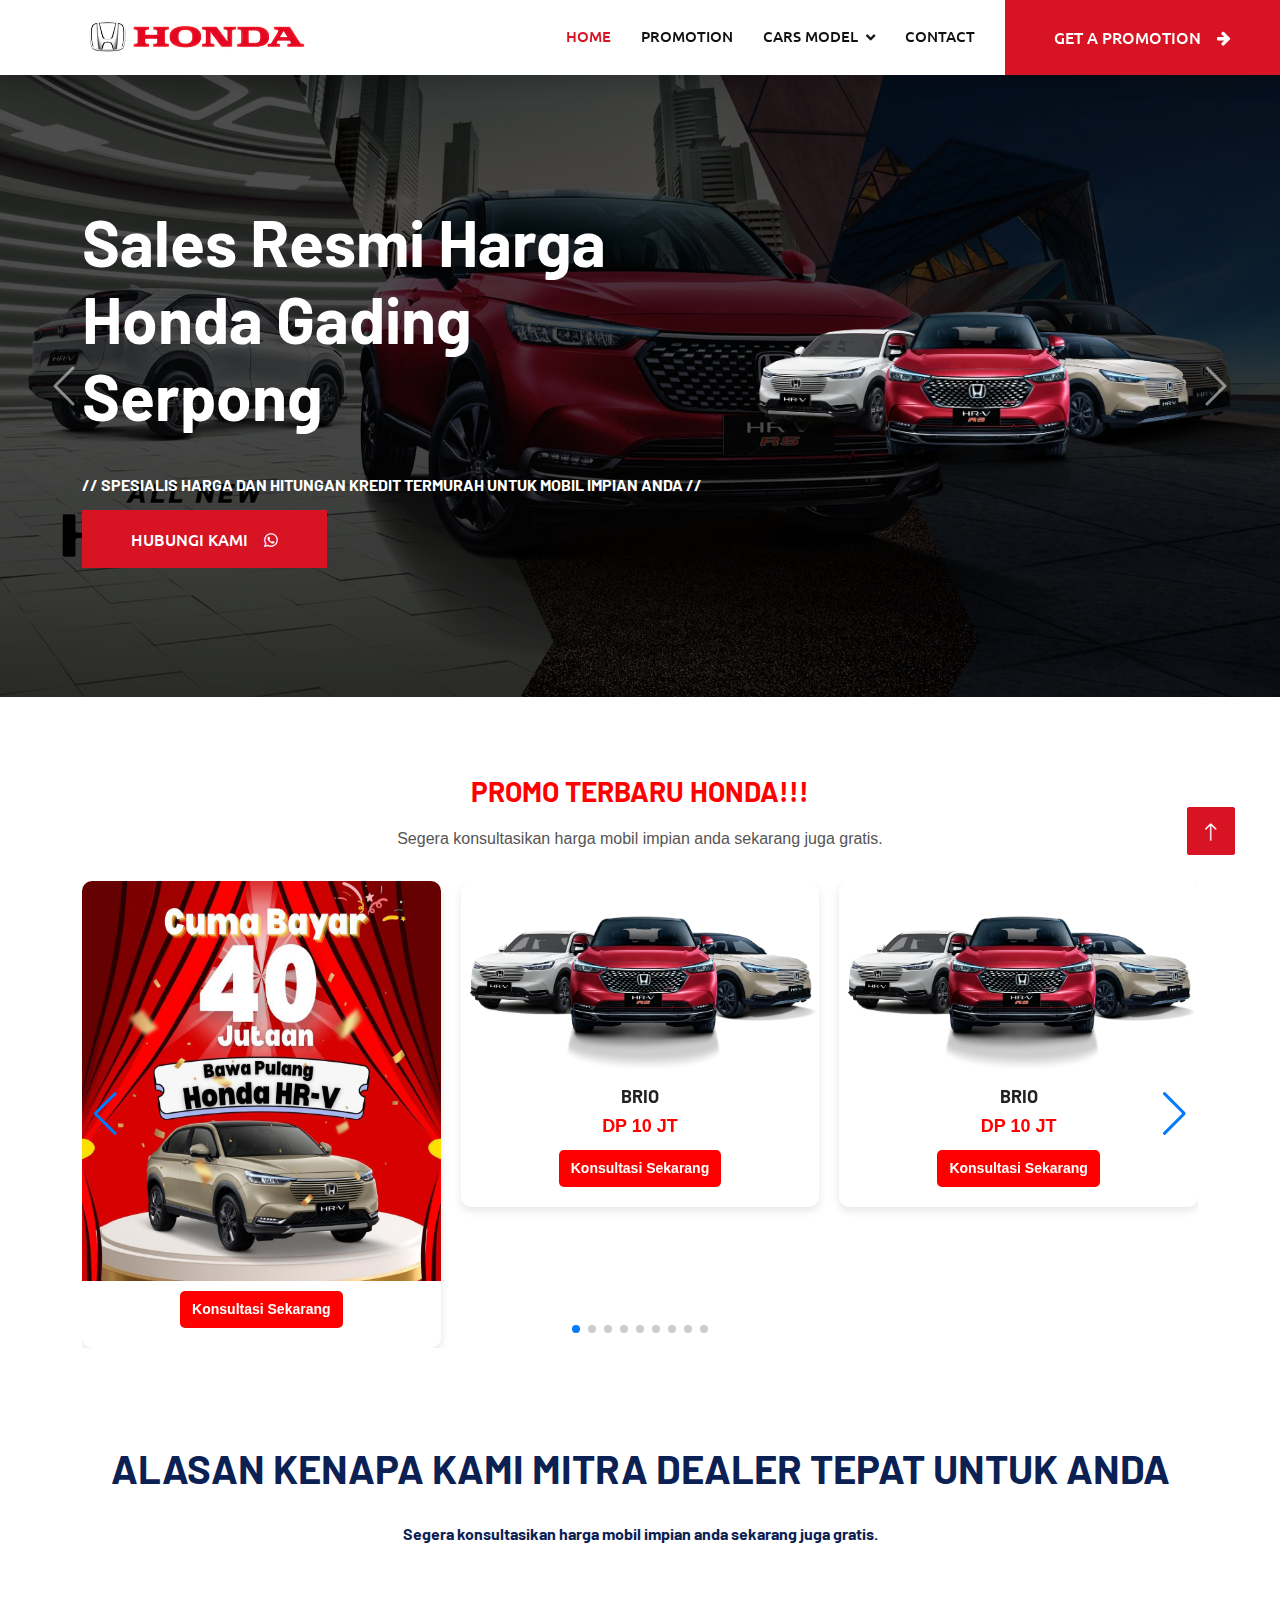
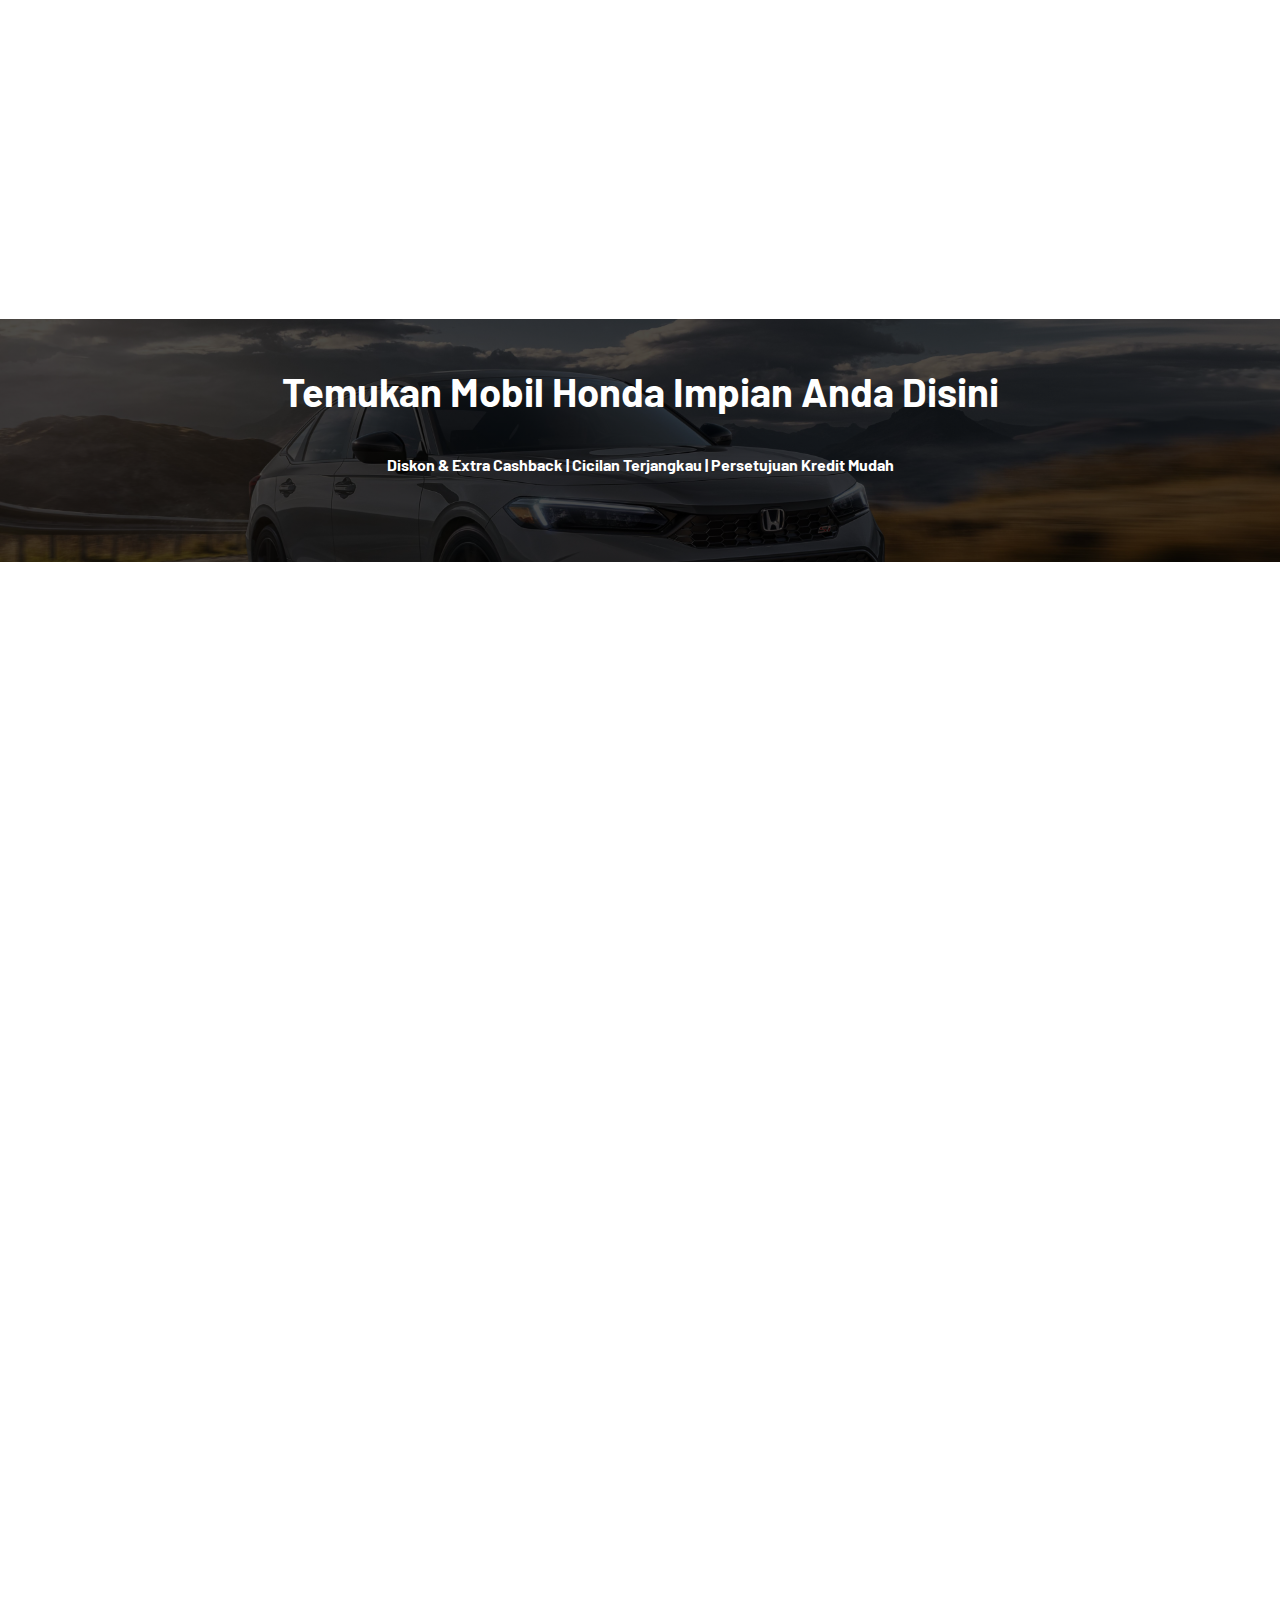
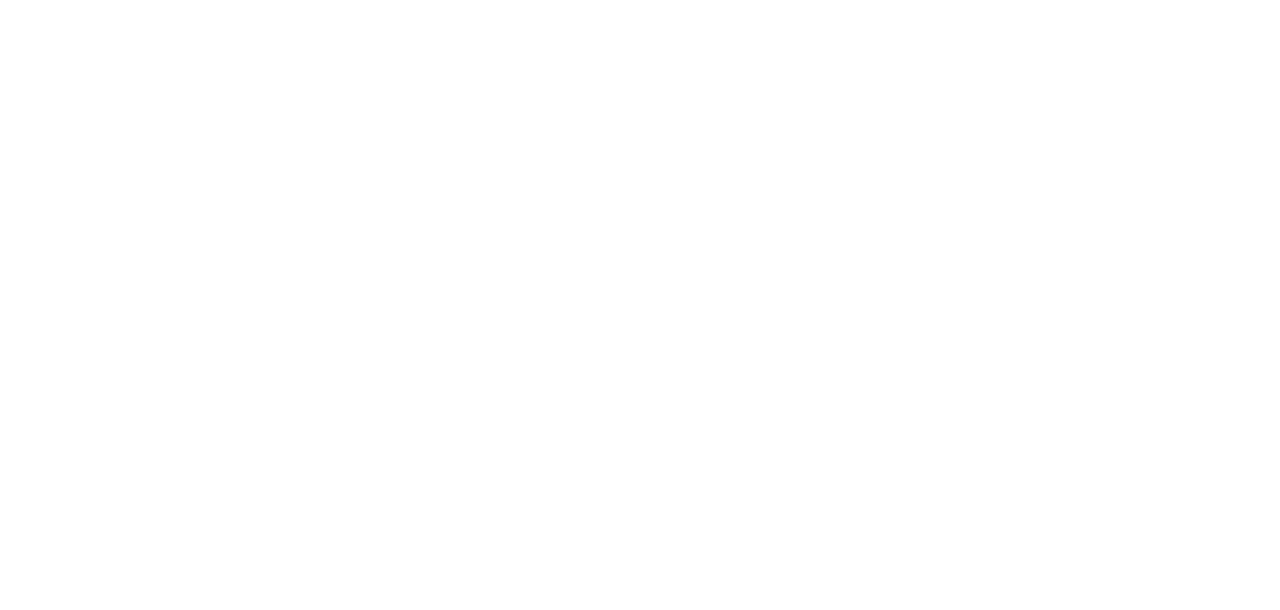
<file: index.html>
<!DOCTYPE html>
<html lang="en">

<head>
    <meta charset="utf-8">
    <title>Honda Permata Serpong</title>
    <meta content="width=device-width, initial-scale=1.0" name="viewport">
    <meta content="" name="keywords">
    <meta content="" name="description">
    
    <!-- Favicon -->
    <link href="img/title_honda.png" rel="icon">
    
    <!-- Google Web Fonts -->
    <link rel="preconnect" href="https://fonts.googleapis.com">
    <link rel="preconnect" href="https://fonts.gstatic.com" crossorigin>
    <link href="https://fonts.googleapis.com/css2?family=Barlow:wght@600;700&family=Ubuntu:wght@400;500&display=swap" rel="stylesheet"> 
    
    <!-- Icon Font Stylesheet -->
    <link href="https://cdnjs.cloudflare.com/ajax/libs/font-awesome/5.10.0/css/all.min.css" rel="stylesheet">
    <link href="https://cdn.jsdelivr.net/npm/bootstrap-icons@1.4.1/font/bootstrap-icons.css" rel="stylesheet">
    
    <!-- Libraries Stylesheet -->
    <link href="lib/animate/animate.min.css" rel="stylesheet">
    <link href="lib/owlcarousel/assets/owl.carousel.min.css" rel="stylesheet">
    <link href="lib/tempusdominus/css/tempusdominus-bootstrap-4.min.css" rel="stylesheet" />
    
    <!-- Customized Bootstrap Stylesheet -->
    <link href="css/bootstrap.min.css" rel="stylesheet">
    
    <!-- Template Stylesheet -->
    <link href="css/style.css" rel="stylesheet">
    <link rel="stylesheet" href="https://cdnjs.cloudflare.com/ajax/libs/font-awesome/4.7.0/css/font-awesome.min.css">
      <!-- Swiper CSS -->
      <link rel="stylesheet" href="https://cdn.jsdelivr.net/npm/swiper@11/swiper-bundle.min.css"/>
      
      <!-- font css -->
  <link href="https://fonts.googleapis.com/css2?family=Dancing+Script:wght@700&display=swap" rel="stylesheet">
</head>

<body>
    <!-- Spinner Start -->
    <div id="spinner" class="show bg-white position-fixed translate-middle w-100 vh-100 top-50 start-50 d-flex align-items-center justify-content-center">
        <div class="spinner-border text-primary" style="width: 3rem; height: 3rem;" role="status">
            <span class="sr-only">Loading...</span>
        </div>
    </div>
    <!-- Spinner End -->


    <!-- Navbar Start -->
    <nav class="navbar navbar-expand-lg bg-white navbar-light shadow sticky-top p-0">
        <a href="index.html" class="navbar-brand d-flex align-items-center px-4 px-lg-5" style="margin-right: -70px;">
            <!-- <h2 class="m-0 text-primary"><i class="fa fa-car me-3"></i>CarServ</h2> -->
            <img src="img/logo_honda_header.png" class="img-rounded" alt="Cinque Terre" width="295" height="100">
        </a>
        <button type="button" class="navbar-toggler me-4" data-bs-toggle="collapse" data-bs-target="#navbarCollapse">
            <span class="navbar-toggler-icon"></span>
        </button>
        <div class="collapse navbar-collapse" id="navbarCollapse">
            <div class="navbar-nav ms-auto p-4 p-lg-0">
                <a href="index.html" class="nav-item nav-link active">Home</a>
                <a href="promotion.html" class="nav-item nav-link">Promotion</a>
                <div class="nav-item dropdown">
                    <a href="#" class="nav-link dropdown-toggle" data-bs-toggle="dropdown">Cars Model</a>
                    <div class="dropdown-menu fade-up m-0">
                        <a href="brio.html" class="dropdown-item">Honda Brio</a>
                        <a href="wrv.html" class="dropdown-item">Honda WR-V</a>
                        <a href="brv.html" class="dropdown-item">Honda BR-V</a>
                        <a href="" class="dropdown-item">Honda HR-V</a>
                        <a href="" class="dropdown-item">Honda CR-V</a>
                        <a href="" class="dropdown-item">Honda City Hatchback RS</a>
                        <a href="" class="dropdown-item">Honda City</a>
                        <a href="" class="dropdown-item">Honda Civic RS</a>
                        <a href="" class="dropdown-item">Honda Accord</a>
                        <a href="" class="dropdown-item">Honda Civic Type R</a>
                    </div>
                </div>
                <a href="contact.html" class="nav-item nav-link">Contact</a>
            </div>
            <a href="" class="btn btn-primary py-4 px-lg-5 d-none d-lg-block">Get A promotion<i class="fa fa-arrow-right ms-3"></i></a>
        </div>
    </nav>
    <!-- Navbar End -->


    <!-- Carousel Start -->
    <div class="container-fluid p-0 mb-5">
        <div id="header-carousel" class="carousel slide" data-bs-ride="carousel">
            <div class="carousel-inner">
                <div class="carousel-item active">
                    <img class="w-100" src="img/hr-v.png" alt="Image" height="100%">
                    <div class="carousel-caption d-flex align-items-center">
                        <div class="container">
                            <div class="row align-items-center justify-content-center justify-content-lg-start">
                                <div class="col-10 col-lg-7 text-center text-lg-start">
                                    <h1 class="display-3 text-white mb-4 pb-3 animated slideInDown">Sales Resmi Harga Honda Gading Serpong</h1>
                                    <h6 class="text-white text-uppercase mb-3 animated slideInDown">// Spesialis harga dan hitungan kredit termurah untuk mobil impian Anda //</h6>
                                    <div class="col-md-15 text-center text-lg-start">
                                        <a href="" class="btn btn-primary py-3 px-5 animated slideInDown">HUBUNGI KAMI<i class="fa fa-whatsapp  ms-3" style="font-size:16px;color:white"></i></a>
                                    </div>
                                </div>
                                <div class="col-lg-5 d-none d-lg-flex animated zoomIn">
                                    <img class="img-fluid" src="img/hr-v_display.png" alt="">
                                </div>
                            </div>
                        </div>
                    </div>
                </div>
                <div class="carousel-item">
                    <img class="w-100" src="img/brio.png" alt="Image" height="100%">
                    <div class="carousel-caption d-flex align-items-center">
                        <div class="container">
                            <div class="row align-items-center justify-content-center justify-content-lg-start">
                                <div class="col-10 col-lg-7 text-center text-lg-start">
                                    <h1 class="display-3 text-white mb-4 pb-3 animated slideInDown">Sales Resmi Harga Honda Gading Serpong</h1>
                                    <h6 class="text-white text-uppercase mb-3 animated slideInDown">// Spesialis harga dan hitungan kredit termurah untuk mobil impian Anda //</h6>
                                    <div class="col-md-15 text-center text-lg-start">
                                        <a href="" class="btn btn-primary py-3 px-5 animated slideInDown">HUBUNGI KAMI<i class="fa fa-whatsapp  ms-3" style="font-size:16px;color:white"></i></a>
                                    </div>
                                </div>
                                <div class="col-lg-5 d-none d-lg-flex animated zoomIn">
                                    <img class="img-fluid" src="img/brio_display.png" alt="">
                                </div>
                            </div>
                        </div>
                    </div>
                </div>
                <div class="carousel-item">
                    <img class="w-100" src="img/city.png" alt="Image" height="100%">
                    <div class="carousel-caption d-flex align-items-center">
                        <div class="container">
                            <div class="row align-items-center justify-content-center justify-content-lg-start">
                                <div class="col-10 col-lg-7 text-center text-lg-start">
                                    <h1 class="display-3 text-white mb-4 pb-3 animated slideInDown">Sales Resmi Harga Honda Gading Serpong</h1>
                                    <h6 class="text-white text-uppercase mb-3 animated slideInDown">// Spesialis harga dan hitungan kredit termurah untuk mobil impian Anda //</h6>
                                    <div class="col-md-15 text-center text-lg-start">
                                        <a href="" class="btn btn-primary py-3 px-5 animated slideInDown">HUBUNGI KAMI<i class="fa fa-whatsapp  ms-3" style="font-size:16px;color:white"></i></a>
                                    </div>
                                </div>
                                <div class="col-lg-5 d-none d-lg-flex animated zoomIn">
                                    <img class="img-fluid" src="img/city_display.png" alt="">
                                </div>
                            </div>
                        </div>
                    </div>
                </div>
                <div class="carousel-item">
                    <img class="w-100" src="img/wr-v3.jpg" alt="Image" height="100%">
                    <div class="carousel-caption d-flex align-items-center">
                        <div class="container">
                            <div class="row align-items-center justify-content-center justify-content-lg-start">
                                <div class="col-10 col-lg-7 text-center text-lg-start">
                                    <h1 class="display-3 text-white mb-4 pb-3 animated slideInDown">Sales Resmi Harga Honda Gading Serpong</h1>
                                    <h6 class="text-white text-uppercase mb-3 animated slideInDown">// Spesialis harga dan hitungan kredit termurah untuk mobil impian Anda //</h6>
                                    <div class="col-md-15 text-center text-lg-start">
                                        <a href="" class="btn btn-primary py-3 px-5 animated slideInDown">HUBUNGI KAMI<i class="fa fa-whatsapp  ms-3" style="font-size:16px;color:white"></i></a>
                                    </div>
                                </div>
                                <div class="col-lg-5 d-none d-lg-flex animated zoomIn">
                                    <img class="img-fluid" src="img/wr-v_display.png" alt="">
                                </div>
                            </div>
                        </div>
                    </div>
                </div>
                <div class="carousel-item">
                    <img class="w-100" src="img/br-v.png" alt="Image" height="100%">
                    <div class="carousel-caption d-flex align-items-center">
                        <div class="container">
                            <div class="row align-items-center justify-content-center justify-content-lg-start">
                                <div class="col-10 col-lg-7 text-center text-lg-start">
                                    <h1 class="display-3 text-white mb-4 pb-3 animated slideInDown">Sales Resmi Harga Honda Gading Serpong</h1>
                                    <h6 class="text-white text-uppercase mb-3 animated slideInDown">// Spesialis harga dan hitungan kredit termurah untuk mobil impian Anda //</h6>
                                    <div class="col-md-15 text-center text-lg-start">
                                        <a href="" class="btn btn-primary py-3 px-5 animated slideInDown">HUBUNGI KAMI<i class="fa fa-whatsapp  ms-3" style="font-size:16px;color:white"></i></a>
                                    </div>
                                </div>
                                <div class="col-lg-5 d-none d-lg-flex animated zoomIn">
                                    <img class="img-fluid" src="img/br-v_display.png" alt="">
                                </div>
                            </div>
                        </div>
                    </div>
                </div>
            </div>
            <button class="carousel-control-prev" type="button" data-bs-target="#header-carousel"
                data-bs-slide="prev">
                <span class="carousel-control-prev-icon" aria-hidden="true"></span>
                <span class="visually-hidden">Previous</span>
            </button>
            <button class="carousel-control-next" type="button" data-bs-target="#header-carousel"
                data-bs-slide="next">
                <span class="carousel-control-next-icon" aria-hidden="true"></span>
                <span class="visually-hidden">Next</span>
            </button>
        </div>
    </div>
    <!-- Carousel End -->

    
    
     <!-- promo Start -->
                <div class="container-xxl py-5">
                    <div class="container">
                        <div class="row g-5">
                            <div class="slideShowDisplay">           
                                <h1 class="section-title blink-text">PROMO TERBARU HONDA!!!</h1>
                                <p class="section-subtitle">Segera konsultasikan harga mobil impian anda sekarang juga gratis.</p>
                                
                                <!-- Swiper Container -->
                                <div class="swiper mySwiper">
                                    <div class="swiper-wrapper">
                                        
                                <!-- Slide 1 -->
                                <div class="swiper-slide">
                                    <img src="img//promotion/promo1.jpg" alt="Hr-v" />
                                    <a href="#" class="btn-konsultasi">Konsultasi Sekarang</a>
                                </div>
                                <div class="swiper-slide">
                                    <img src="img/hr-v_display.png" alt="Brio" />
                                    <h3>BRIO</h3>
                                    <p>DP 10 JT</p>
                                    <a href="#" class="btn-konsultasi">Konsultasi Sekarang</a>
                                </div>
                                <div class="swiper-slide">
                                    <img src="img/hr-v_display.png" alt="Brio" />
                                    <h3>BRIO</h3>
                                    <p>DP 10 JT</p>
                                    <a href="#" class="btn-konsultasi">Konsultasi Sekarang</a>
                                </div>
                                <div class="swiper-slide">
                                    <img src="img/hr-v_display.png" alt="Brio" />
                                    <h3>BRIO</h3>
                                    <p>DP 10 JT</p>
                                    <a href="#" class="btn-konsultasi">Konsultasi Sekarang</a>
                                </div>
                                
                                <!-- Slide 2 -->
                                <div class="swiper-slide">
                                    <img src="img/hr-v_display.png" alt="BR-V" />
                                    <h3>BR-V</h3>
                                    <p>DP 20 JT</p>
                                    <a href="#" class="btn-konsultasi">Konsultasi Sekarang</a>
                                </div>
                                
                                <!-- Slide 3 -->
                                <div class="swiper-slide">
                                    <img src="img/hr-v_display.png" alt="Accord" />
                                    <h3>ACCORD</h3>
                                    <p>DP 80 JT</p>
                                    <a href="#" class="btn-konsultasi">Konsultasi Sekarang</a>
                                </div>
                                
                                <!-- Slide 4 -->
                                <div class="swiper-slide">
                                    <img src="img/hr-v_display.png" alt="Civic Sedan" />
                                    <h3>CIVIC SEDAN</h3>
                                    <p>DP 60 JT</p>
                                    <a href="#" class="btn-konsultasi">Konsultasi Sekarang</a>
                                </div>
                                
                                <!-- Slide 5 -->
                                <div class="swiper-slide">
                                    <img src="img/hr-v_display.png" alt="City Hatchback" />
                                    <h3>CITY HATCHBACK</h3>
                                    <p>DP 25 JT</p>
                                    <a href="#" class="btn-konsultasi">Konsultasi Sekarang</a>
                                </div>
                                
                                <!-- Slide 6 -->
                                <div class="swiper-slide">
                                    <img src="img/hr-v_display.png" alt="Civic Type R" />
                                    <h3>CIVIC TYPE R</h3>
                                    <p>DP 140 JT</p>
                                    <a href="#" class="btn-konsultasi">Konsultasi Sekarang</a>
                                </div>

                            </div>

                            <!-- Navigation buttons -->
                            <div class="swiper-button-next"></div>
                            <div class="swiper-button-prev"></div>
                            
                            <!-- Pagination dots -->
                            <div class="swiper-pagination"></div>
                        </div>
                        </div>
                    </div>
                </div>
            </div>
     <!-- promo End -->


    <!-- Service Start -->
    <div class="container-xxl py-5">
        <div class="container">
            <div class="row g-4">
                <h1 class="text-center animated slideInDown">ALASAN KENAPA KAMI MITRA DEALER TEPAT UNTUK ANDA</h1>
                <h6 class="text-center animated slideInDown">Segera konsultasikan harga mobil impian anda sekarang juga gratis.</h6>
                <div class="col-lg-4 col-md-6 wow fadeInUp" data-wow-delay="0.1s">
                    <div class="d-flex py-5 px-4">
                        <i class="fas fa-stopwatch fa-3x text-primary flex-shrink-0"></i>
                        <div class="ps-4">
                            <h5 class="mb-3">Proses Mudah & Cepat</h5>
                            <p>Proses Kredit Mudah & Cepat menjadi pengalaman terbaik yang kami persembahkan untuk Anda.</p>
                        </div>
                    </div>
                </div>
                <div class="col-lg-4 col-md-6 wow fadeInUp" data-wow-delay="0.3s">
                    <div class="d-flex bg-light py-5 px-4">
                        <i class="fas fa-user-check fa-3x text-primary flex-shrink-0"></i>
                        <div class="ps-4">
                            <h5 class="mb-3">Sales Berpengalaman</h5>
                            <p>Pengalaman menjadi modal utama kami untuk terus memberikan pelayanan terbaik kepada konsumen.</p>
                        </div>
                    </div>
                </div>
                <div class="col-lg-4 col-md-6 wow fadeInUp" data-wow-delay="0.5s">
                    <div class="d-flex py-5 px-4">
                        <i class="fas fa-calculator fa-3x text-primary flex-shrink-0"></i>
                        <div class="ps-4">
                            <h5 class="mb-3">Harga Fleksibel</h5>
                            <p>Kami menawarkan harga yang cocok sesuai anggaran belanja Anda untuk mendapatkan mobil impian Anda.</p>
                        </div>
                    </div>
                </div>
            </div>
        </div>
    </div>
    <!-- Service End -->

    <!-- Fact Start -->
    <div class="container-fluid fact bg-dark my-5 py-5">
        <div class="container">
            <div class="row g-4">
                <div class="text-center" data-wow-delay="0.1s">
                    <h1 class="text-white mb-4 pb-3 animated slideInDown">Temukan Mobil Honda Impian Anda Disini</h1>
                    <h6 class="text-white mb-4 pb-3 animated slideInDown">Diskon & Extra Cashback | Cicilan Terjangkau | Persetujuan Kredit Mudah</h6>
                </div>
            </div>
        </div>
    </div>
    <!-- Fact End -->

    <!-- Service Start -->
    <div class="container-xxl service py-5">
        <div class="container">
            <div class="text-center wow fadeInUp" data-wow-delay="0.1s">
                <h6 class="text-primary text-uppercase">// Our Services //</h6>
                <h1 class="mb-5">Best Seller</h1>
            </div>
            <div class="row g-4 wow fadeInUp" data-wow-delay="0.3s">
                <div class="col-lg-4">
                    <div class="nav w-100 nav-pills me-4">
                        <button class="nav-link w-100 d-flex align-items-center text-start p-4 mb-4 active" data-bs-toggle="pill" data-bs-target="#tab-pane-1" type="button">
                            <h4 class="m-0">HONDA HR-V</h4>
                        </button>
                        <button class="nav-link w-100 d-flex align-items-center text-start p-4 mb-4" data-bs-toggle="pill" data-bs-target="#tab-pane-2" type="button">
                            <h4 class="m-0">HONDA CR-V</h4>
                        </button>
                        <button class="nav-link w-100 d-flex align-items-center text-start p-4 mb-4" data-bs-toggle="pill" data-bs-target="#tab-pane-3" type="button">
                            <h4 class="m-0">HONDA BRIO</h4>
                        </button>
                        <button class="nav-link w-100 d-flex align-items-center text-start p-4 mb-0" data-bs-toggle="pill" data-bs-target="#tab-pane-4" type="button">
                            <h4 class="m-0">HONDA WR-V</h4>
                        </button>
                    </div>
                </div>
                <div class="col-lg-8">
                    <div class="tab-content w-100">
                        <div class="tab-pane fade show active" id="tab-pane-1">
                            <div class="row g-4">
                                <div class="col-md-6" style="min-height: 350px;">
                                    <div class="position-relative h-100">
                                        <img class="position-absolute img-fluid" src="img/best/hrv.png"
                                            style="object-fit: cover; width: 100%;" alt="">
                                    </div>
                                </div>
                                <div class="col-md-6">
                                    <h3 class="mb-3">Honda HR=V</h3>
                                    <p class="mb-4">Dapatkan informasi harga, spesifikasi, simulasi kredit Honda HRV, special discount & cashback. dengan memiliki fitur unik :</p>
                                    <p><i class="fa fa-check text-success me-3"></i>Honda LaneWatch</p>
                                    <p><i class="fa fa-check text-success me-3"></i>Rear Seat Reminder</p>
                                    <p><i class="fa fa-check text-success me-3"></i>Hill Descent Control (HDC)</p>
                                    <a href="" class="btn btn-primary py-3 px-5 mt-3">Read More<i class="fa fa-arrow-right ms-3"></i></a>
                                </div>
                            </div>
                        </div>
                        <div class="tab-pane fade" id="tab-pane-2">
                            <div class="row g-4">
                                <div class="col-md-6" style="min-height: 350px;">
                                    <div class="position-relative h-100">
                                        <img class="position-absolute img-fluid" src="img/best/crv.png"
                                            style="object-fit: cover;width: 100%;" alt="">
                                    </div>
                                </div>
                                <div class="col-md-6">
                                    <h3 class="mb-3">Honda CR-V</h3>
                                    <p class="mb-4">Dapatkan informasi harga, spesifikasi, simulasi kredit Honda CR-V, special discount & cashback. dengan memiliki fitur unik :</p>
                                    <p><i class="fa fa-check text-success me-3"></i>Honda SENSING</p>
                                    <p><i class="fa fa-check text-success me-3"></i>Mesin Hybrid</p>
                                    <p><i class="fa fa-check text-success me-3"></i>Konektivitas Honda CONNECT</p>
                                    <a href="" class="btn btn-primary py-3 px-5 mt-3">Read More<i class="fa fa-arrow-right ms-3"></i></a>
                                </div>
                            </div>
                        </div>
                        <div class="tab-pane fade" id="tab-pane-3">
                            <div class="row g-4">
                                <div class="col-md-6" style="min-height: 350px;">
                                    <div class="position-relative h-100">
                                        <img class="position-absolute img-fluid" src="img/best/brio.png"
                                            style="object-fit: cover;width: 100%;" alt="">
                                    </div>
                                </div>
                                <div class="col-md-6">
                                    <h3 class="mb-3">Honda BRIO</h3>
                                    <p class="mb-4">Dapatkan informasi harga, spesifikasi, simulasi kredit Honda BRIO, special discount & cashback. dengan memiliki fitur unik :</p>
                                    <p><i class="fa fa-check text-success me-3"></i>Sistem Keselamatan Modern</p>
                                    <p><i class="fa fa-check text-success me-3"></i>Desain Interior yang Nyaman</p>
                                    <p><i class="fa fa-check text-success me-3"></i>Mesin yang Efisien</p>
                                    <a href="" class="btn btn-primary py-3 px-5 mt-3">Read More<i class="fa fa-arrow-right ms-3"></i></a>
                                </div>
                            </div>
                        </div>
                        <div class="tab-pane fade" id="tab-pane-4">
                            <div class="row g-4">
                                <div class="col-md-6" style="min-height: 350px;">
                                    <div class="position-relative h-100">
                                        <img class="position-absolute img-fluid" src="img/best/wrv.png"
                                            style="object-fit: cover;width: 100%;" alt="">
                                    </div>
                                </div>
                                <div class="col-md-6">
                                    <h3 class="mb-3">Honda WR-V</h3>
                                    <p class="mb-4">Dapatkan informasi harga, spesifikasi, simulasi kredit Honda WR-V, special discount & cashback. dengan memiliki fitur unik :</p>
                                    <p><i class="fa fa-check text-success me-3"></i>Honda SENSING</p>
                                    <p><i class="fa fa-check text-success me-3"></i>Lane Departure Warning</p>
                                    <p><i class="fa fa-check text-success me-3"></i>Adaptive Cruise Control </p>
                                    <a href="" class="btn btn-primary py-3 px-5 mt-3">Read More<i class="fa fa-arrow-right ms-3"></i></a>
                                </div>
                            </div>
                        </div>
                    </div>
                </div>
            </div>
        </div>
    </div>
    <!-- Service End -->


    <!-- Booking Start -->
    <div class="container-fluid bg-secondary booking my-5 wow fadeInUp" data-wow-delay="0.1s">
        <div class="container">
            <div class="row gx-5">
                <div class="col-lg-6">
                    <div class=" h-100 justify-content-center text-center p-5" data-wow-delay="0.6s">
                        <div class="row g-3 text-center">
                            <div class="position-relative justify-content-center" style="width:100%;">
                                <img src="img/santi2.png" alt="Santi" style="object-fit: cover;" alt="">
                                <h5 class="text-white mb-4">Sales Consultant</h5>
                            </div>
                        </div>
                    </div>
                </div>
                
                <div class="col-lg-6 py-5">
                    <div class="py-5">
                        <h1 class="text-white mb-4">Terimakasih Telah berkunjung di website kami</h1>
                        <p class="text-white mb-0">Kami selalu memprioritaskan pelanggan dari berbagai aspek, khususnya kenyamanan dan keamanan. Bersama Honda, kamu bisa mendapatkan mobil dengan kualitas terbaik</p>
                        <div class="col-md-12">
                            <div class="container">
                                <div class="row gx-5">                                
                                    <div class="col-md-6">
                                        <img src="img/santi_ttd.png" alt="Santi"  style="width:120%;"/>
                                    </div>
                                    <div class="col-md-6">
                                        <div class="h-100 d-inline-flex align-items-center" style="margin-left: 190px;">
                                            <a class="btn btn-sm-square bg-white text-primary me-1 mgrn" href=""><i class="fab fa-facebook-f"></i></a>
                                            <a class="btn btn-sm-square bg-white text-primary me-1 mgrn" href=""><i class="fab fa-whatsapp"></i></a>
                                            <a class="btn btn-sm-square bg-white text-primary me-0 mgrn" href=""><i class="fab fa-instagram"></i></a>
                                        </div>
                                     </div>
                                </div>
                            </div>
                        </div>
                    </div>
                </div>
            </div>
        </div>
    </div>
    <!-- Booking End -->


   


    <!-- Testimonial Start 
    <div class="container-xxl py-5 wow fadeInUp" data-wow-delay="0.1s">
        <div class="container">
            <div class="text-center">
                <h6 class="text-primary text-uppercase">// Testimonial //</h6>
                <h1 class="mb-5">Our Clients Say!</h1>
            </div>
            <div class="owl-carousel testimonial-carousel position-relative">
                <div class="testimonial-item text-center">
                    <img class="bg-light rounded-circle p-2 mx-auto mb-3" src="img/testimonial-1.jpg" style="width: 80px; height: 80px;">
                    <h5 class="mb-0">Client Name</h5>
                    <p>Profession</p>
                    <div class="testimonial-text bg-light text-center p-4">
                    <p class="mb-0">Tempor erat elitr rebum at clita. Diam dolor diam ipsum sit diam amet diam et eos. Clita erat ipsum et lorem et sit.</p>
                    </div>
                </div>
                <div class="testimonial-item text-center">
                    <img class="bg-light rounded-circle p-2 mx-auto mb-3" src="img/testimonial-2.jpg" style="width: 80px; height: 80px;">
                    <h5 class="mb-0">Client Name</h5>
                    <p>Profession</p>
                    <div class="testimonial-text bg-light text-center p-4">
                    <p class="mb-0">Tempor erat elitr rebum at clita. Diam dolor diam ipsum sit diam amet diam et eos. Clita erat ipsum et lorem et sit.</p>
                    </div>
                </div>
                <div class="testimonial-item text-center">
                    <img class="bg-light rounded-circle p-2 mx-auto mb-3" src="img/testimonial-3.jpg" style="width: 80px; height: 80px;">
                    <h5 class="mb-0">Client Name</h5>
                    <p>Profession</p>
                    <div class="testimonial-text bg-light text-center p-4">
                    <p class="mb-0">Tempor erat elitr rebum at clita. Diam dolor diam ipsum sit diam amet diam et eos. Clita erat ipsum et lorem et sit.</p>
                    </div>
                </div>
                <div class="testimonial-item text-center">
                    <img class="bg-light rounded-circle p-2 mx-auto mb-3" src="img/testimonial-4.jpg" style="width: 80px; height: 80px;">
                    <h5 class="mb-0">Client Name</h5>
                    <p>Profession</p>
                    <div class="testimonial-text bg-light text-center p-4">
                    <p class="mb-0">Tempor erat elitr rebum at clita. Diam dolor diam ipsum sit diam amet diam et eos. Clita erat ipsum et lorem et sit.</p>
                    </div>
                </div>
            </div>
        </div>
    </div>
    Testimonial End -->


    <!-- Footer Start -->
    <div class="container-fluid bg-dark text-light footer pt-5 mt-5 wow fadeIn" data-wow-delay="0.1s">
        <div class="container py-5">
            <div class="row g-5 justify-content-center">
                <div class="col-lg-5 col-md-8">
                    <h4 class="text-light mb-4">Address</h4>
                    <p class="mb-2"><i class="far fa-map me-3"></i> Jl. Boulevard Gading Serpong CBD Lot. 1, Gading Serpong, Curug Sangereng, Tangerang, Banten 15810.</p>
                    <p class="mb-2"><i class="fa fa-whatsapp me-3"></i>0852-8586-3989</p>
                    <p class="mb-2"><i class="fa fa-envelope me-3"></i>santyhondapermataserpong@gmail.com</p>
                    <div class="d-flex pt-2">
                        <a class="btn btn-outline-light btn-social" href=""><i class="fab fa-facebook-f"></i></a>
                        <a class="btn btn-outline-light btn-social" href=""><i class="fab fa-whatsapp"></i></a>
                        <a class="btn btn-outline-light btn-social" href=""><i class="fab fa-instagram"></i></a>
                    </div>
                </div>
                <div class="col-lg-3 col-md-6">
                    <h4 class="text-light mb-4">Opening Hours</h4>
                    <h6 class="text-light">Monday - Friday:</h6>
                    <p class="mb-4">08.30 AM - 19.00 PM</p>
                    <h6 class="text-light">Saturday - Sunday:</h6>
                    <p class="mb-0">08.30 AM - 17.00 PM</p>
                </div>
                <div class="col-lg-3 col-md-6">
                    <h4 class="text-light mb-4">Services</h4>
                    <a class="btn btn-link" href="index.html">Home</a>
                    <a class="btn btn-link" href="about.html">About</a>
                    <a class="btn btn-link" href="contact.html">Contact</a>
                </div>
            </div>
        </div>
        <div class="container">
            <div class="copyright">
                <div class="row">
                    <div class="col-md-6 text-center text-md-start mb-3 mb-md-0">
                        &copy; <a class="border-bottom" href="index.html">Honda Permata Serpong</a>, All Right Reserved.
                        <!--/*** This template is free as long as you keep the footer author’s credit link/attribution link/backlink. If you'd like to use the template without the footer author’s credit link/attribution link/backlink, you can purchase the Credit Removal License from "https://htmlcodex.com/credit-removal". Thank you for your support. ***/-->
                        Designed By <a class="border-bottom" href="https://htmlcodex.com">HTML Codex</a>
                    </div>
                    <div class="col-md-6 text-center text-md-end">
                        <div class="footer-menu">
                            <a href="">Home</a>
                            <a href="">Cookies</a>
                            <a href="">Help</a>
                            <a href="">FQAs</a>
                        </div>
                    </div>
                </div>
            </div>
        </div>
    </div>
    <!-- Footer End -->


    <!-- Back to Top -->
    <a href="#" class="btn btn-lg btn-primary btn-lg-square back-to-top"><i class="bi bi-arrow-up"></i></a>


    <!-- JavaScript Libraries -->
    
    <script src="https://code.jquery.com/jquery-3.4.1.min.js"></script>
    <script src="https://cdn.jsdelivr.net/npm/bootstrap@5.0.0/dist/js/bootstrap.bundle.min.js"></script>
    <script src="lib/wow/wow.min.js"></script>
    <script src="lib/easing/easing.min.js"></script>
    <script src="lib/waypoints/waypoints.min.js"></script>
    <script src="lib/counterup/counterup.min.js"></script>
    <script src="lib/owlcarousel/owl.carousel.min.js"></script>
    <script src="lib/tempusdominus/js/moment.min.js"></script>
    <script src="lib/tempusdominus/js/moment-timezone.min.js"></script>
    <script src="lib/tempusdominus/js/tempusdominus-bootstrap-4.min.js"></script>
<!-- Swiper JS -->
<script src="https://cdn.jsdelivr.net/npm/swiper@11/swiper-bundle.min.js"></script>

    <!-- Template Javascript -->
    <script src="js/main.js"></script>
</body>

</html>
</file>
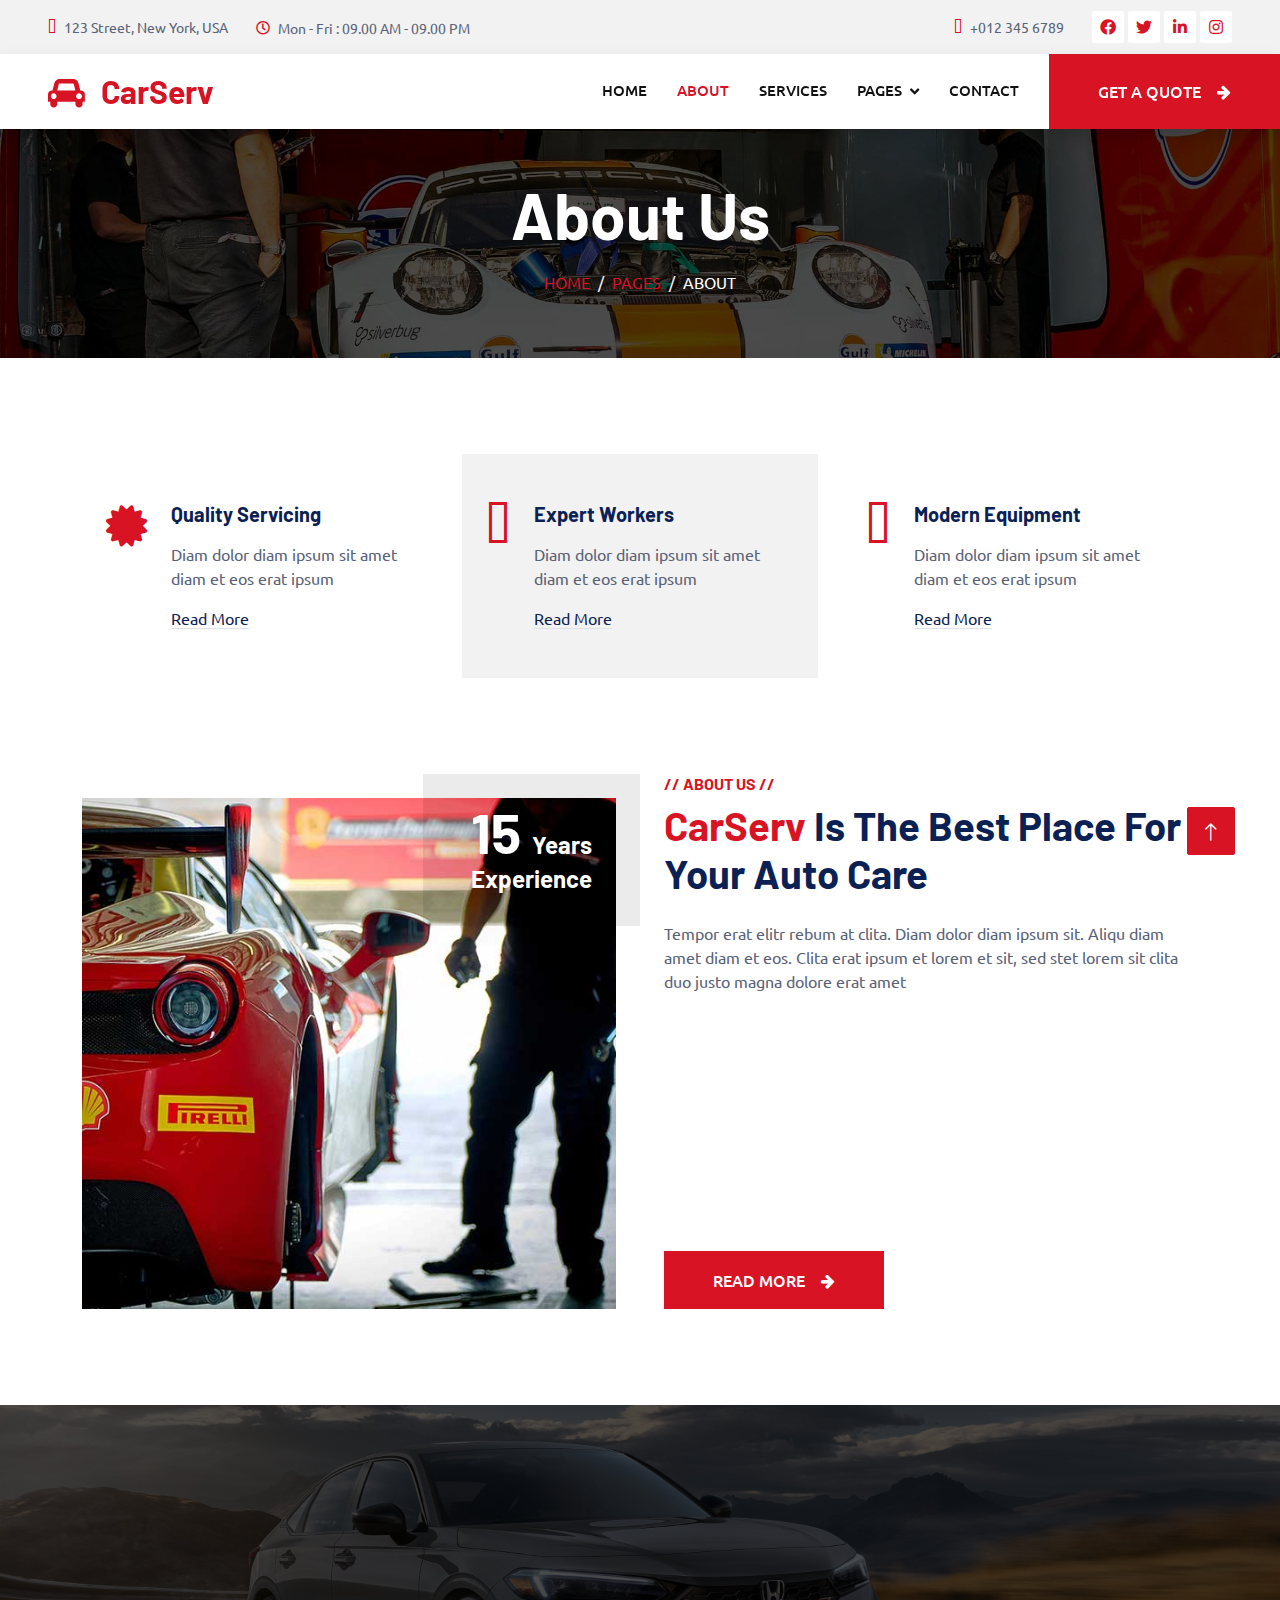
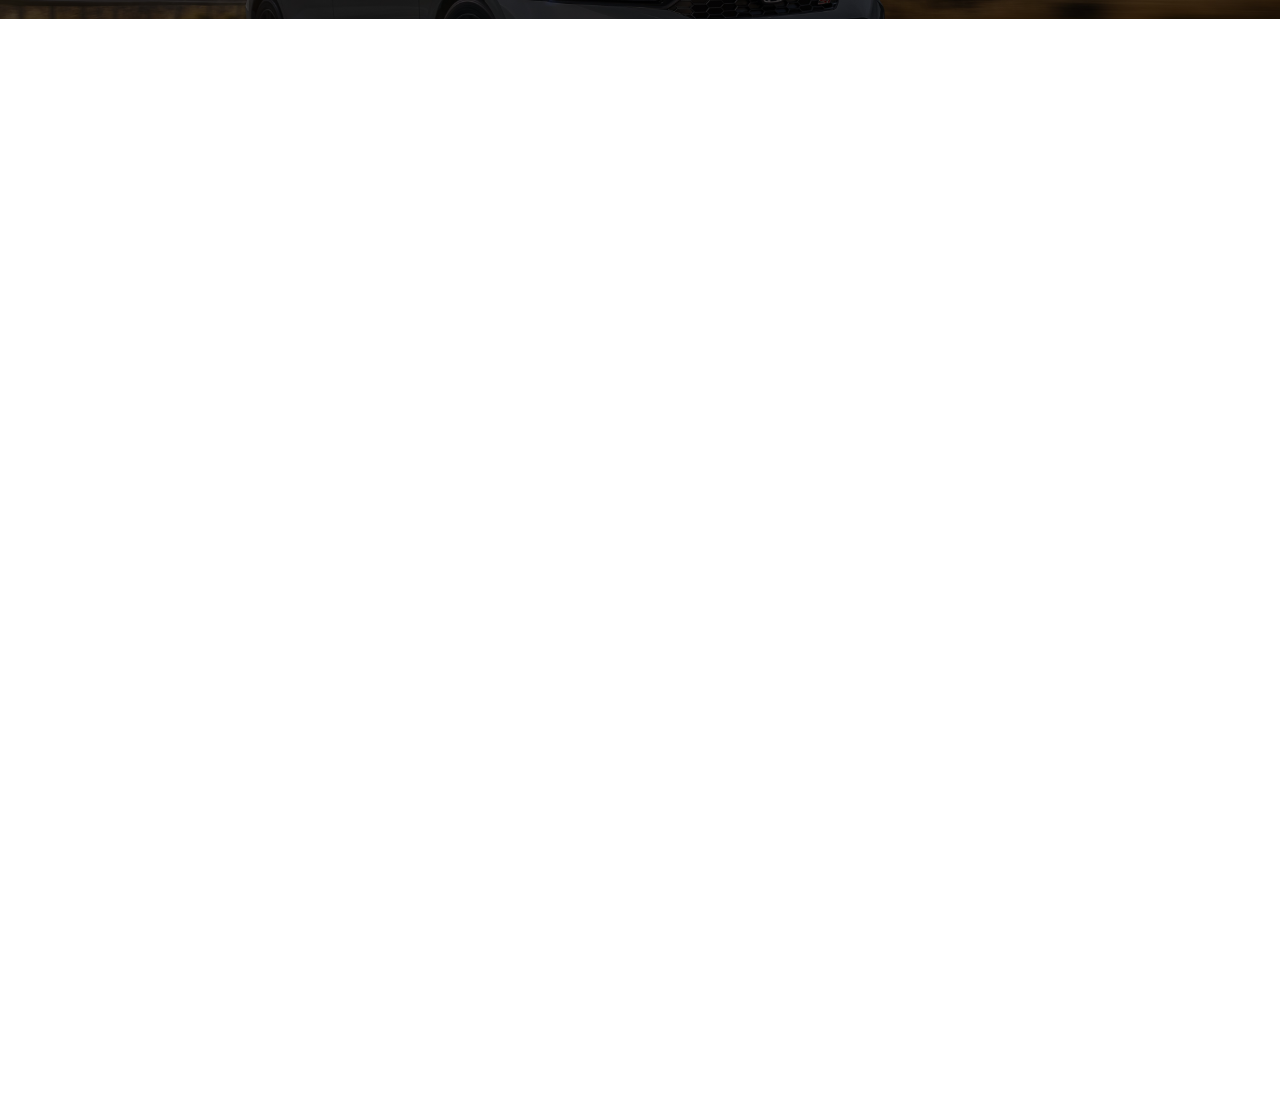
<file: about.html>
<!DOCTYPE html>
<html lang="en">

<head>
    <meta charset="utf-8">
    <title>Honda Permata Serpong</title>
    <meta content="width=device-width, initial-scale=1.0" name="viewport">
    <meta content="" name="keywords">
    <meta content="" name="description">
    
    <!-- Favicon -->
    <link href="img/title_honda.png" rel="icon">
    
    <!-- Google Web Fonts -->
    <link rel="preconnect" href="https://fonts.googleapis.com">
    <link rel="preconnect" href="https://fonts.gstatic.com" crossorigin>
    <link href="https://fonts.googleapis.com/css2?family=Barlow:wght@600;700&family=Ubuntu:wght@400;500&display=swap" rel="stylesheet"> 
    
    <!-- Icon Font Stylesheet -->
    <link href="https://cdnjs.cloudflare.com/ajax/libs/font-awesome/5.10.0/css/all.min.css" rel="stylesheet">
    <link href="https://cdn.jsdelivr.net/npm/bootstrap-icons@1.4.1/font/bootstrap-icons.css" rel="stylesheet">
    
    <!-- Libraries Stylesheet -->
    <link href="lib/animate/animate.min.css" rel="stylesheet">
    <link href="lib/owlcarousel/assets/owl.carousel.min.css" rel="stylesheet">
    <link href="lib/tempusdominus/css/tempusdominus-bootstrap-4.min.css" rel="stylesheet" />
    
    <!-- Customized Bootstrap Stylesheet -->
    <link href="css/bootstrap.min.css" rel="stylesheet">
    
    <!-- Template Stylesheet -->
    <link href="css/style.css" rel="stylesheet">
    <link rel="stylesheet" href="https://cdnjs.cloudflare.com/ajax/libs/font-awesome/4.7.0/css/font-awesome.min.css">
      <!-- Swiper CSS -->
      <link rel="stylesheet" href="https://cdn.jsdelivr.net/npm/swiper@11/swiper-bundle.min.css"/>
      
      <!-- font css -->
  <link href="https://fonts.googleapis.com/css2?family=Dancing+Script:wght@700&display=swap" rel="stylesheet">
</head>

<body>
    <!-- Spinner Start -->
    <div id="spinner" class="show bg-white position-fixed translate-middle w-100 vh-100 top-50 start-50 d-flex align-items-center justify-content-center">
        <div class="spinner-border text-primary" style="width: 3rem; height: 3rem;" role="status">
            <span class="sr-only">Loading...</span>
        </div>
    </div>
    <!-- Spinner End -->


    <!-- Topbar Start -->
    <div class="container-fluid bg-light p-0">
        <div class="row gx-0 d-none d-lg-flex">
            <div class="col-lg-7 px-5 text-start">
                <div class="h-100 d-inline-flex align-items-center py-3 me-4">
                    <small class="fa fa-map-marker-alt text-primary me-2"></small>
                    <small>123 Street, New York, USA</small>
                </div>
                <div class="h-100 d-inline-flex align-items-center py-3">
                    <small class="far fa-clock text-primary me-2"></small>
                    <small>Mon - Fri : 09.00 AM - 09.00 PM</small>
                </div>
            </div>
            <div class="col-lg-5 px-5 text-end">
                <div class="h-100 d-inline-flex align-items-center py-3 me-4">
                    <small class="fa fa-phone-alt text-primary me-2"></small>
                    <small>+012 345 6789</small>
                </div>
                <div class="h-100 d-inline-flex align-items-center">
                    <a class="btn btn-sm-square bg-white text-primary me-1" href=""><i class="fab fa-facebook-f"></i></a>
                    <a class="btn btn-sm-square bg-white text-primary me-1" href=""><i class="fab fa-twitter"></i></a>
                    <a class="btn btn-sm-square bg-white text-primary me-1" href=""><i class="fab fa-linkedin-in"></i></a>
                    <a class="btn btn-sm-square bg-white text-primary me-0" href=""><i class="fab fa-instagram"></i></a>
                </div>
            </div>
        </div>
    </div>
    <!-- Topbar End -->


    <!-- Navbar Start -->
    <nav class="navbar navbar-expand-lg bg-white navbar-light shadow sticky-top p-0">
        <a href="index.html" class="navbar-brand d-flex align-items-center px-4 px-lg-5">
            <h2 class="m-0 text-primary"><i class="fa fa-car me-3"></i>CarServ</h2>
        </a>
        <button type="button" class="navbar-toggler me-4" data-bs-toggle="collapse" data-bs-target="#navbarCollapse">
            <span class="navbar-toggler-icon"></span>
        </button>
        <div class="collapse navbar-collapse" id="navbarCollapse">
            <div class="navbar-nav ms-auto p-4 p-lg-0">
                <a href="index.html" class="nav-item nav-link">Home</a>
                <a href="about.html" class="nav-item nav-link active">About</a>
                <a href="service.html" class="nav-item nav-link">Services</a>
                <div class="nav-item dropdown">
                    <a href="#" class="nav-link dropdown-toggle" data-bs-toggle="dropdown">Pages</a>
                    <div class="dropdown-menu fade-up m-0">
                        <a href="booking.html" class="dropdown-item">Booking</a>
                        <a href="team.html" class="dropdown-item">Technicians</a>
                        <a href="testimonial.html" class="dropdown-item">Testimonial</a>
                        <a href="404.html" class="dropdown-item">404 Page</a>
                    </div>
                </div>
                <a href="contact.html" class="nav-item nav-link">Contact</a>
            </div>
            <a href="" class="btn btn-primary py-4 px-lg-5 d-none d-lg-block">Get A Quote<i class="fa fa-arrow-right ms-3"></i></a>
        </div>
    </nav>
    <!-- Navbar End -->


    <!-- Page Header Start -->
    <div class="container-fluid page-header mb-5 p-0" style="background-image: url(img/carousel-bg-1.jpg);">
        <div class="container-fluid page-header-inner py-5">
            <div class="container text-center">
                <h1 class="display-3 text-white mb-3 animated slideInDown">About Us</h1>
                <nav aria-label="breadcrumb">
                    <ol class="breadcrumb justify-content-center text-uppercase">
                        <li class="breadcrumb-item"><a href="#">Home</a></li>
                        <li class="breadcrumb-item"><a href="#">Pages</a></li>
                        <li class="breadcrumb-item text-white active" aria-current="page">About</li>
                    </ol>
                </nav>
            </div>
        </div>
    </div>
    <!-- Page Header End -->


    <!-- Service Start -->
    <div class="container-xxl py-5">
        <div class="container">
            <div class="row g-4">
                <div class="col-lg-4 col-md-6 wow fadeInUp" data-wow-delay="0.1s">
                    <div class="d-flex py-5 px-4">
                        <i class="fa fa-certificate fa-3x text-primary flex-shrink-0"></i>
                        <div class="ps-4">
                            <h5 class="mb-3">Quality Servicing</h5>
                            <p>Diam dolor diam ipsum sit amet diam et eos erat ipsum</p>
                            <a class="text-secondary border-bottom" href="">Read More</a>
                        </div>
                    </div>
                </div>
                <div class="col-lg-4 col-md-6 wow fadeInUp" data-wow-delay="0.3s">
                    <div class="d-flex bg-light py-5 px-4">
                        <i class="fa fa-users-cog fa-3x text-primary flex-shrink-0"></i>
                        <div class="ps-4">
                            <h5 class="mb-3">Expert Workers</h5>
                            <p>Diam dolor diam ipsum sit amet diam et eos erat ipsum</p>
                            <a class="text-secondary border-bottom" href="">Read More</a>
                        </div>
                    </div>
                </div>
                <div class="col-lg-4 col-md-6 wow fadeInUp" data-wow-delay="0.5s">
                    <div class="d-flex py-5 px-4">
                        <i class="fa fa-tools fa-3x text-primary flex-shrink-0"></i>
                        <div class="ps-4">
                            <h5 class="mb-3">Modern Equipment</h5>
                            <p>Diam dolor diam ipsum sit amet diam et eos erat ipsum</p>
                            <a class="text-secondary border-bottom" href="">Read More</a>
                        </div>
                    </div>
                </div>
            </div>
        </div>
    </div>
    <!-- Service End -->


    <!-- About Start -->
    <div class="container-xxl py-5">
        <div class="container">
            <div class="row g-5">
                <div class="col-lg-6 pt-4" style="min-height: 400px;">
                    <div class="position-relative h-100 wow fadeIn" data-wow-delay="0.1s">
                        <img class="position-absolute img-fluid w-100 h-100" src="img/about.jpg" style="object-fit: cover;" alt="">
                        <div class="position-absolute top-0 end-0 mt-n4 me-n4 py-4 px-5" style="background: rgba(0, 0, 0, .08);">
                            <h1 class="display-4 text-white mb-0">15 <span class="fs-4">Years</span></h1>
                            <h4 class="text-white">Experience</h4>
                        </div>
                    </div>
                </div>
                <div class="col-lg-6">
                    <h6 class="text-primary text-uppercase">// About Us //</h6>
                    <h1 class="mb-4"><span class="text-primary">CarServ</span> Is The Best Place For Your Auto Care</h1>
                    <p class="mb-4">Tempor erat elitr rebum at clita. Diam dolor diam ipsum sit. Aliqu diam amet diam et eos. Clita erat ipsum et lorem et sit, sed stet lorem sit clita duo justo magna dolore erat amet</p>
                    <div class="row g-4 mb-3 pb-3">
                        <div class="col-12 wow fadeIn" data-wow-delay="0.1s">
                            <div class="d-flex">
                                <div class="bg-light d-flex flex-shrink-0 align-items-center justify-content-center mt-1" style="width: 45px; height: 45px;">
                                    <span class="fw-bold text-secondary">01</span>
                                </div>
                                <div class="ps-3">
                                    <h6>Professional & Expert</h6>
                                    <span>Diam dolor diam ipsum sit amet diam et eos</span>
                                </div>
                            </div>
                        </div>
                        <div class="col-12 wow fadeIn" data-wow-delay="0.3s">
                            <div class="d-flex">
                                <div class="bg-light d-flex flex-shrink-0 align-items-center justify-content-center mt-1" style="width: 45px; height: 45px;">
                                    <span class="fw-bold text-secondary">02</span>
                                </div>
                                <div class="ps-3">
                                    <h6>Quality Servicing Center</h6>
                                    <span>Diam dolor diam ipsum sit amet diam et eos</span>
                                </div>
                            </div>
                        </div>
                        <div class="col-12 wow fadeIn" data-wow-delay="0.5s">
                            <div class="d-flex">
                                <div class="bg-light d-flex flex-shrink-0 align-items-center justify-content-center mt-1" style="width: 45px; height: 45px;">
                                    <span class="fw-bold text-secondary">03</span>
                                </div>
                                <div class="ps-3">
                                    <h6>Awards Winning Workers</h6>
                                    <span>Diam dolor diam ipsum sit amet diam et eos</span>
                                </div>
                            </div>
                        </div>
                    </div>
                    <a href="" class="btn btn-primary py-3 px-5">Read More<i class="fa fa-arrow-right ms-3"></i></a>
                </div>
            </div>
        </div>
    </div>
    <!-- About End -->


    <!-- Fact Start -->
    <div class="container-fluid fact bg-dark my-5 py-5">
        <div class="container">
            <div class="row g-4">
                <div class="col-md-6 col-lg-3 text-center wow fadeIn" data-wow-delay="0.1s">
                    <i class="fa fa-check fa-2x text-white mb-3"></i>
                    <h2 class="text-white mb-2" data-toggle="counter-up">1234</h2>
                    <p class="text-white mb-0">Years Experience</p>
                </div>
                <div class="col-md-6 col-lg-3 text-center wow fadeIn" data-wow-delay="0.3s">
                    <i class="fa fa-users-cog fa-2x text-white mb-3"></i>
                    <h2 class="text-white mb-2" data-toggle="counter-up">1234</h2>
                    <p class="text-white mb-0">Expert Technicians</p>
                </div>
                <div class="col-md-6 col-lg-3 text-center wow fadeIn" data-wow-delay="0.5s">
                    <i class="fa fa-users fa-2x text-white mb-3"></i>
                    <h2 class="text-white mb-2" data-toggle="counter-up">1234</h2>
                    <p class="text-white mb-0">Satisfied Clients</p>
                </div>
                <div class="col-md-6 col-lg-3 text-center wow fadeIn" data-wow-delay="0.7s">
                    <i class="fa fa-car fa-2x text-white mb-3"></i>
                    <h2 class="text-white mb-2" data-toggle="counter-up">1234</h2>
                    <p class="text-white mb-0">Compleate Projects</p>
                </div>
            </div>
        </div>
    </div>
    <!-- Fact End -->


    <!-- Team Start -->
    <div class="container-xxl py-5">
        <div class="container">
            <div class="text-center wow fadeInUp" data-wow-delay="0.1s">
                <h6 class="text-primary text-uppercase">// Our Technicians //</h6>
                <h1 class="mb-5">Our Expert Technicians</h1>
            </div>
            <div class="row g-4">
                <div class="col-lg-3 col-md-6 wow fadeInUp" data-wow-delay="0.1s">
                    <div class="team-item">
                        <div class="position-relative overflow-hidden">
                            <img class="img-fluid" src="img/team-1.jpg" alt="">
                            <div class="team-overlay position-absolute start-0 top-0 w-100 h-100">
                                <a class="btn btn-square mx-1" href=""><i class="fab fa-facebook-f"></i></a>
                                <a class="btn btn-square mx-1" href=""><i class="fab fa-twitter"></i></a>
                                <a class="btn btn-square mx-1" href=""><i class="fab fa-instagram"></i></a>
                            </div>
                        </div>
                        <div class="bg-light text-center p-4">
                            <h5 class="fw-bold mb-0">Full Name</h5>
                            <small>Designation</small>
                        </div>
                    </div>
                </div>
                <div class="col-lg-3 col-md-6 wow fadeInUp" data-wow-delay="0.3s">
                    <div class="team-item">
                        <div class="position-relative overflow-hidden">
                            <img class="img-fluid" src="img/team-2.jpg" alt="">
                            <div class="team-overlay position-absolute start-0 top-0 w-100 h-100">
                                <a class="btn btn-square mx-1" href=""><i class="fab fa-facebook-f"></i></a>
                                <a class="btn btn-square mx-1" href=""><i class="fab fa-twitter"></i></a>
                                <a class="btn btn-square mx-1" href=""><i class="fab fa-instagram"></i></a>
                            </div>
                        </div>
                        <div class="bg-light text-center p-4">
                            <h5 class="fw-bold mb-0">Full Name</h5>
                            <small>Designation</small>
                        </div>
                    </div>
                </div>
                <div class="col-lg-3 col-md-6 wow fadeInUp" data-wow-delay="0.5s">
                    <div class="team-item">
                        <div class="position-relative overflow-hidden">
                            <img class="img-fluid" src="img/team-3.jpg" alt="">
                            <div class="team-overlay position-absolute start-0 top-0 w-100 h-100">
                                <a class="btn btn-square mx-1" href=""><i class="fab fa-facebook-f"></i></a>
                                <a class="btn btn-square mx-1" href=""><i class="fab fa-twitter"></i></a>
                                <a class="btn btn-square mx-1" href=""><i class="fab fa-instagram"></i></a>
                            </div>
                        </div>
                        <div class="bg-light text-center p-4">
                            <h5 class="fw-bold mb-0">Full Name</h5>
                            <small>Designation</small>
                        </div>
                    </div>
                </div>
                <div class="col-lg-3 col-md-6 wow fadeInUp" data-wow-delay="0.7s">
                    <div class="team-item">
                        <div class="position-relative overflow-hidden">
                            <img class="img-fluid" src="img/team-4.jpg" alt="">
                            <div class="team-overlay position-absolute start-0 top-0 w-100 h-100">
                                <a class="btn btn-square mx-1" href=""><i class="fab fa-facebook-f"></i></a>
                                <a class="btn btn-square mx-1" href=""><i class="fab fa-twitter"></i></a>
                                <a class="btn btn-square mx-1" href=""><i class="fab fa-instagram"></i></a>
                            </div>
                        </div>
                        <div class="bg-light text-center p-4">
                            <h5 class="fw-bold mb-0">Full Name</h5>
                            <small>Designation</small>
                        </div>
                    </div>
                </div>
            </div>
        </div>
    </div>
    <!-- Team End -->
        

    <!-- Footer Start -->
    <div class="container-fluid bg-dark text-light footer pt-5 mt-5 wow fadeIn" data-wow-delay="0.1s">
        <div class="container py-5">
            <div class="row g-5">
                <div class="col-lg-3 col-md-6">
                    <h4 class="text-light mb-4">Address</h4>
                    <p class="mb-2"><i class="fa fa-map-marker-alt me-3"></i>123 Street, New York, USA</p>
                    <p class="mb-2"><i class="fa fa-phone-alt me-3"></i>+012 345 67890</p>
                    <p class="mb-2"><i class="fa fa-envelope me-3"></i>info@example.com</p>
                    <div class="d-flex pt-2">
                        <a class="btn btn-outline-light btn-social" href=""><i class="fab fa-twitter"></i></a>
                        <a class="btn btn-outline-light btn-social" href=""><i class="fab fa-facebook-f"></i></a>
                        <a class="btn btn-outline-light btn-social" href=""><i class="fab fa-youtube"></i></a>
                        <a class="btn btn-outline-light btn-social" href=""><i class="fab fa-linkedin-in"></i></a>
                    </div>
                </div>
                <div class="col-lg-3 col-md-6">
                    <h4 class="text-light mb-4">Opening Hours</h4>
                    <h6 class="text-light">Monday - Friday:</h6>
                    <p class="mb-4">09.00 AM - 09.00 PM</p>
                    <h6 class="text-light">Saturday - Sunday:</h6>
                    <p class="mb-0">09.00 AM - 12.00 PM</p>
                </div>
                <div class="col-lg-3 col-md-6">
                    <h4 class="text-light mb-4">Services</h4>
                    <a class="btn btn-link" href="">Diagnostic Test</a>
                    <a class="btn btn-link" href="">Engine Servicing</a>
                    <a class="btn btn-link" href="">Tires Replacement</a>
                    <a class="btn btn-link" href="">Oil Changing</a>
                    <a class="btn btn-link" href="">Vacuam Cleaning</a>
                </div>
                <div class="col-lg-3 col-md-6">
                    <h4 class="text-light mb-4">Newsletter</h4>
                    <p>Dolor amet sit justo amet elitr clita ipsum elitr est.</p>
                    <div class="position-relative mx-auto" style="max-width: 400px;">
                        <input class="form-control border-0 w-100 py-3 ps-4 pe-5" type="text" placeholder="Your email">
                        <button type="button" class="btn btn-primary py-2 position-absolute top-0 end-0 mt-2 me-2">SignUp</button>
                    </div>
                </div>
            </div>
        </div>
        <div class="container">
            <div class="copyright">
                <div class="row">
                    <div class="col-md-6 text-center text-md-start mb-3 mb-md-0">
                        &copy; <a class="border-bottom" href="#">Your Site Name</a>, All Right Reserved.

                        <!--/*** This template is free as long as you keep the footer author’s credit link/attribution link/backlink. If you'd like to use the template without the footer author’s credit link/attribution link/backlink, you can purchase the Credit Removal License from "https://htmlcodex.com/credit-removal". Thank you for your support. ***/-->
                        Designed By <a class="border-bottom" href="https://htmlcodex.com">HTML Codex</a>
                    </div>
                    <div class="col-md-6 text-center text-md-end">
                        <div class="footer-menu">
                            <a href="">Home</a>
                            <a href="">Cookies</a>
                            <a href="">Help</a>
                            <a href="">FQAs</a>
                        </div>
                    </div>
                </div>
            </div>
        </div>
    </div>
    <!-- Footer End -->


    <!-- Back to Top -->
    <a href="#" class="btn btn-lg btn-primary btn-lg-square back-to-top"><i class="bi bi-arrow-up"></i></a>


    <!-- JavaScript Libraries -->
    <script src="https://code.jquery.com/jquery-3.4.1.min.js"></script>
    <script src="https://cdn.jsdelivr.net/npm/bootstrap@5.0.0/dist/js/bootstrap.bundle.min.js"></script>
    <script src="lib/wow/wow.min.js"></script>
    <script src="lib/easing/easing.min.js"></script>
    <script src="lib/waypoints/waypoints.min.js"></script>
    <script src="lib/counterup/counterup.min.js"></script>
    <script src="lib/owlcarousel/owl.carousel.min.js"></script>
    <script src="lib/tempusdominus/js/moment.min.js"></script>
    <script src="lib/tempusdominus/js/moment-timezone.min.js"></script>
    <script src="lib/tempusdominus/js/tempusdominus-bootstrap-4.min.js"></script>

    <!-- Template Javascript -->
    <script src="js/main.js"></script>
</body>

</html>
</file>
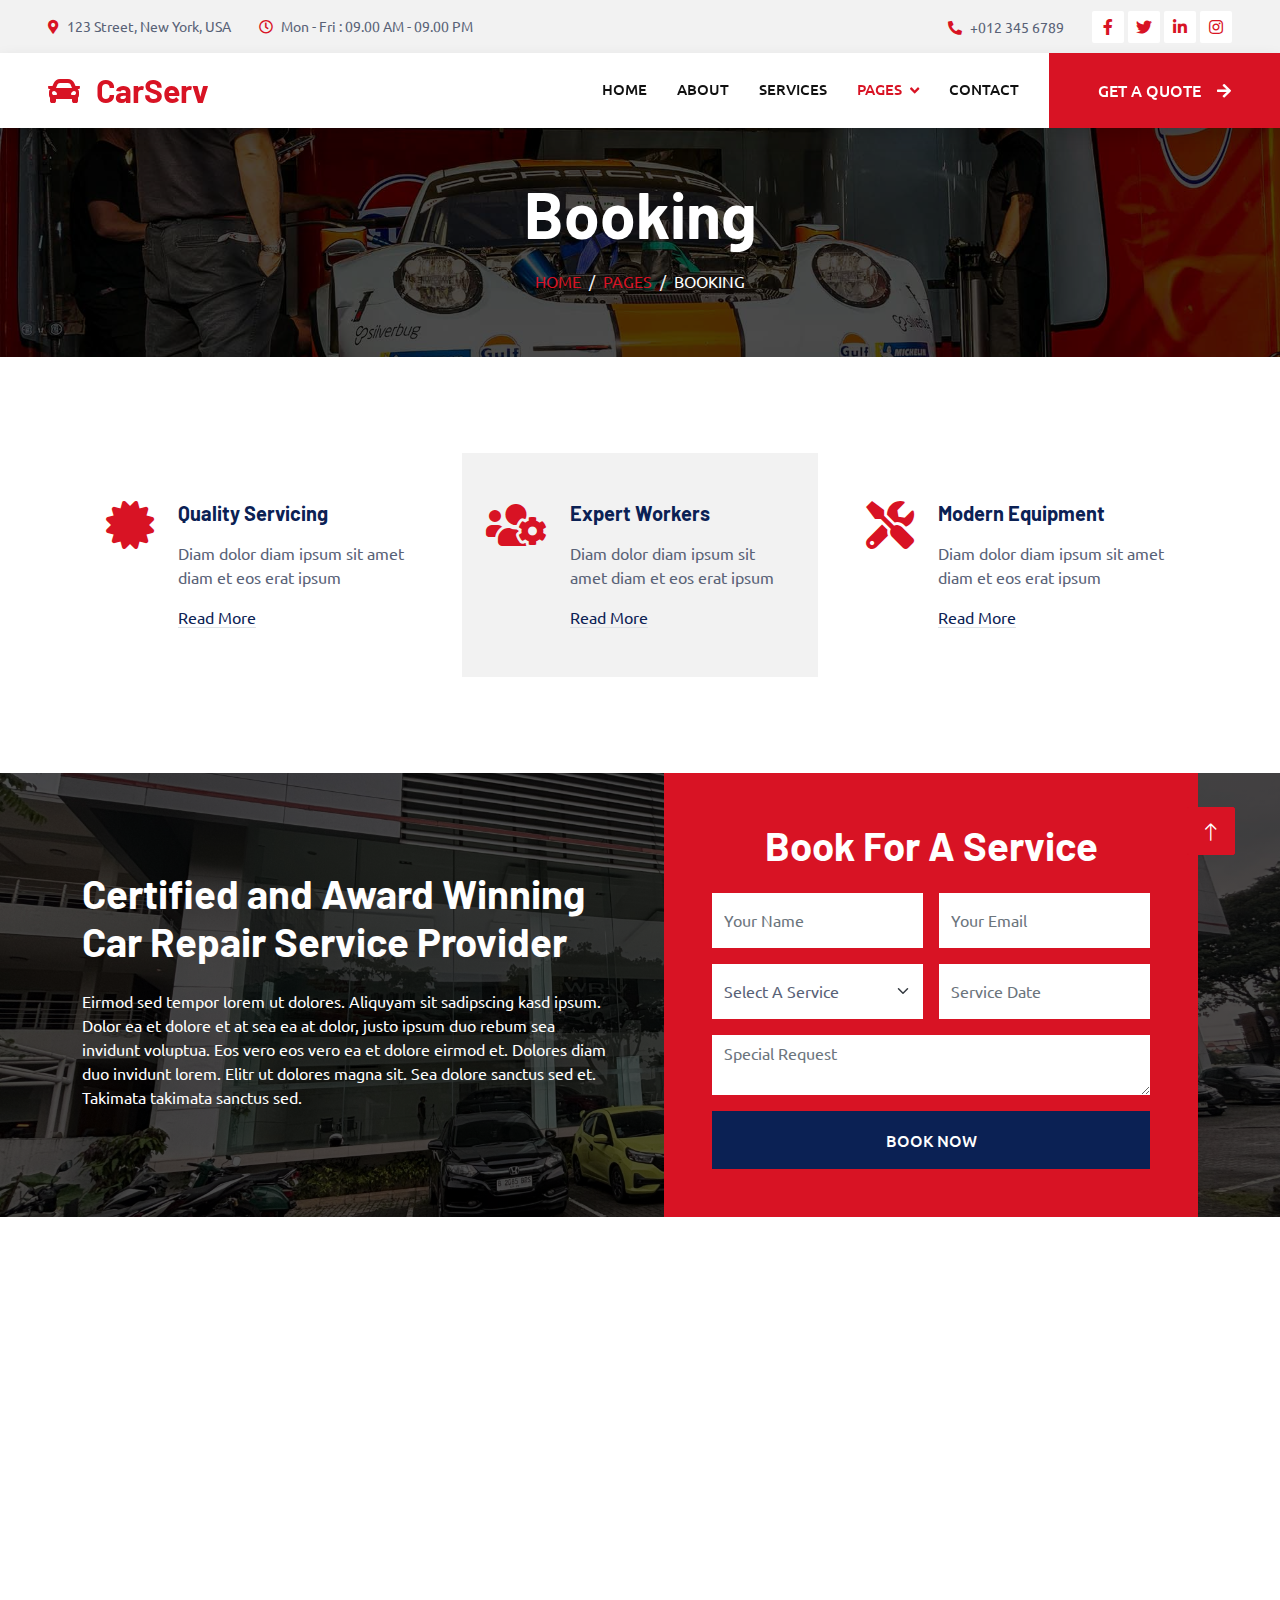
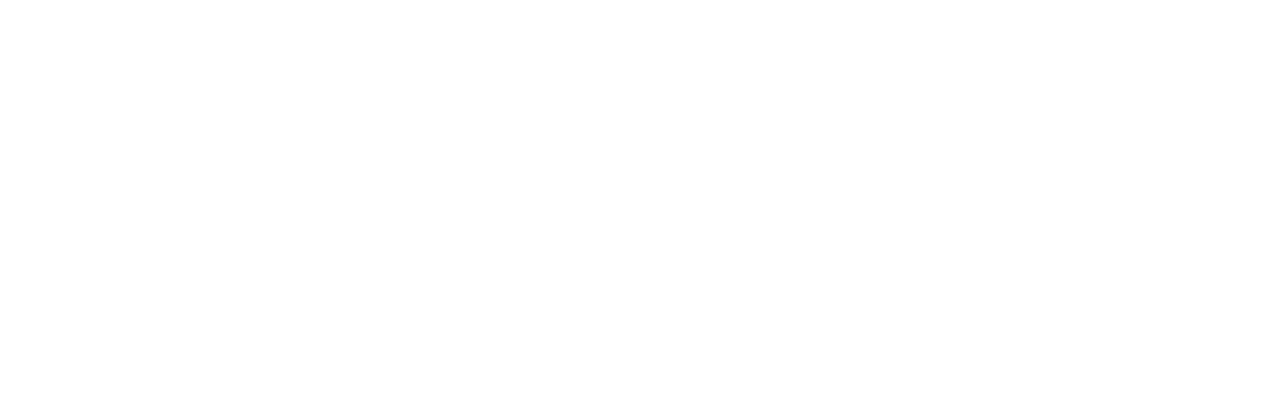
<file: booking.html>
<!DOCTYPE html>
<html lang="en">

<head>
    <meta charset="utf-8">
    <title>CarServ - Car Repair HTML Template</title>
    <meta content="width=device-width, initial-scale=1.0" name="viewport">
    <meta content="" name="keywords">
    <meta content="" name="description">

    <!-- Favicon -->
    <link href="img/favicon.ico" rel="icon">

    <!-- Google Web Fonts -->
    <link rel="preconnect" href="https://fonts.googleapis.com">
    <link rel="preconnect" href="https://fonts.gstatic.com" crossorigin>
    <link href="https://fonts.googleapis.com/css2?family=Barlow:wght@600;700&family=Ubuntu:wght@400;500&display=swap" rel="stylesheet"> 

    <!-- Icon Font Stylesheet -->
    <link href="https://cdnjs.cloudflare.com/ajax/libs/font-awesome/5.10.0/css/all.min.css" rel="stylesheet">
    <link href="https://cdn.jsdelivr.net/npm/bootstrap-icons@1.4.1/font/bootstrap-icons.css" rel="stylesheet">

    <!-- Libraries Stylesheet -->
    <link href="lib/animate/animate.min.css" rel="stylesheet">
    <link href="lib/owlcarousel/assets/owl.carousel.min.css" rel="stylesheet">
    <link href="lib/tempusdominus/css/tempusdominus-bootstrap-4.min.css" rel="stylesheet" />

    <!-- Customized Bootstrap Stylesheet -->
    <link href="css/bootstrap.min.css" rel="stylesheet">

    <!-- Template Stylesheet -->
    <link href="css/style.css" rel="stylesheet">
</head>

<body>
    <!-- Spinner Start -->
    <div id="spinner" class="show bg-white position-fixed translate-middle w-100 vh-100 top-50 start-50 d-flex align-items-center justify-content-center">
        <div class="spinner-border text-primary" style="width: 3rem; height: 3rem;" role="status">
            <span class="sr-only">Loading...</span>
        </div>
    </div>
    <!-- Spinner End -->


    <!-- Topbar Start -->
    <div class="container-fluid bg-light p-0">
        <div class="row gx-0 d-none d-lg-flex">
            <div class="col-lg-7 px-5 text-start">
                <div class="h-100 d-inline-flex align-items-center py-3 me-4">
                    <small class="fa fa-map-marker-alt text-primary me-2"></small>
                    <small>123 Street, New York, USA</small>
                </div>
                <div class="h-100 d-inline-flex align-items-center py-3">
                    <small class="far fa-clock text-primary me-2"></small>
                    <small>Mon - Fri : 09.00 AM - 09.00 PM</small>
                </div>
            </div>
            <div class="col-lg-5 px-5 text-end">
                <div class="h-100 d-inline-flex align-items-center py-3 me-4">
                    <small class="fa fa-phone-alt text-primary me-2"></small>
                    <small>+012 345 6789</small>
                </div>
                <div class="h-100 d-inline-flex align-items-center">
                    <a class="btn btn-sm-square bg-white text-primary me-1" href=""><i class="fab fa-facebook-f"></i></a>
                    <a class="btn btn-sm-square bg-white text-primary me-1" href=""><i class="fab fa-twitter"></i></a>
                    <a class="btn btn-sm-square bg-white text-primary me-1" href=""><i class="fab fa-linkedin-in"></i></a>
                    <a class="btn btn-sm-square bg-white text-primary me-0" href=""><i class="fab fa-instagram"></i></a>
                </div>
            </div>
        </div>
    </div>
    <!-- Topbar End -->


    <!-- Navbar Start -->
    <nav class="navbar navbar-expand-lg bg-white navbar-light shadow sticky-top p-0">
        <a href="index.html" class="navbar-brand d-flex align-items-center px-4 px-lg-5">
            <h2 class="m-0 text-primary"><i class="fa fa-car me-3"></i>CarServ</h2>
        </a>
        <button type="button" class="navbar-toggler me-4" data-bs-toggle="collapse" data-bs-target="#navbarCollapse">
            <span class="navbar-toggler-icon"></span>
        </button>
        <div class="collapse navbar-collapse" id="navbarCollapse">
            <div class="navbar-nav ms-auto p-4 p-lg-0">
                <a href="index.html" class="nav-item nav-link">Home</a>
                <a href="about.html" class="nav-item nav-link">About</a>
                <a href="service.html" class="nav-item nav-link">Services</a>
                <div class="nav-item dropdown">
                    <a href="#" class="nav-link dropdown-toggle active" data-bs-toggle="dropdown">Pages</a>
                    <div class="dropdown-menu fade-up m-0">
                        <a href="booking.html" class="dropdown-item active">Booking</a>
                        <a href="team.html" class="dropdown-item">Technicians</a>
                        <a href="testimonial.html" class="dropdown-item">Testimonial</a>
                        <a href="404.html" class="dropdown-item">404 Page</a>
                    </div>
                </div>
                <a href="contact.html" class="nav-item nav-link">Contact</a>
            </div>
            <a href="" class="btn btn-primary py-4 px-lg-5 d-none d-lg-block">Get A Quote<i class="fa fa-arrow-right ms-3"></i></a>
        </div>
    </nav>
    <!-- Navbar End -->


    <!-- Page Header Start -->
    <div class="container-fluid page-header mb-5 p-0" style="background-image: url(img/carousel-bg-1.jpg);">
        <div class="container-fluid page-header-inner py-5">
            <div class="container text-center">
                <h1 class="display-3 text-white mb-3 animated slideInDown">Booking</h1>
                <nav aria-label="breadcrumb">
                    <ol class="breadcrumb justify-content-center text-uppercase">
                        <li class="breadcrumb-item"><a href="#">Home</a></li>
                        <li class="breadcrumb-item"><a href="#">Pages</a></li>
                        <li class="breadcrumb-item text-white active" aria-current="page">Booking</li>
                    </ol>
                </nav>
            </div>
        </div>
    </div>
    <!-- Page Header End -->


    <!-- Service Start -->
    <div class="container-xxl py-5">
        <div class="container">
            <div class="row g-4">
                <div class="col-lg-4 col-md-6 wow fadeInUp" data-wow-delay="0.1s">
                    <div class="d-flex py-5 px-4">
                        <i class="fa fa-certificate fa-3x text-primary flex-shrink-0"></i>
                        <div class="ps-4">
                            <h5 class="mb-3">Quality Servicing</h5>
                            <p>Diam dolor diam ipsum sit amet diam et eos erat ipsum</p>
                            <a class="text-secondary border-bottom" href="">Read More</a>
                        </div>
                    </div>
                </div>
                <div class="col-lg-4 col-md-6 wow fadeInUp" data-wow-delay="0.3s">
                    <div class="d-flex bg-light py-5 px-4">
                        <i class="fa fa-users-cog fa-3x text-primary flex-shrink-0"></i>
                        <div class="ps-4">
                            <h5 class="mb-3">Expert Workers</h5>
                            <p>Diam dolor diam ipsum sit amet diam et eos erat ipsum</p>
                            <a class="text-secondary border-bottom" href="">Read More</a>
                        </div>
                    </div>
                </div>
                <div class="col-lg-4 col-md-6 wow fadeInUp" data-wow-delay="0.5s">
                    <div class="d-flex py-5 px-4">
                        <i class="fa fa-tools fa-3x text-primary flex-shrink-0"></i>
                        <div class="ps-4">
                            <h5 class="mb-3">Modern Equipment</h5>
                            <p>Diam dolor diam ipsum sit amet diam et eos erat ipsum</p>
                            <a class="text-secondary border-bottom" href="">Read More</a>
                        </div>
                    </div>
                </div>
            </div>
        </div>
    </div>
    <!-- Service End -->


    <!-- Booking Start -->
    <div class="container-fluid bg-secondary booking my-5 wow fadeInUp" data-wow-delay="0.1s">
        <div class="container">
            <div class="row gx-5">
                <div class="col-lg-6 py-5">
                    <div class="py-5">
                        <h1 class="text-white mb-4">Certified and Award Winning Car Repair Service Provider</h1>
                        <p class="text-white mb-0">Eirmod sed tempor lorem ut dolores. Aliquyam sit sadipscing kasd ipsum. Dolor ea et dolore et at sea ea at dolor, justo ipsum duo rebum sea invidunt voluptua. Eos vero eos vero ea et dolore eirmod et. Dolores diam duo invidunt lorem. Elitr ut dolores magna sit. Sea dolore sanctus sed et. Takimata takimata sanctus sed.</p>
                    </div>
                </div>
                <div class="col-lg-6">
                    <div class="bg-primary h-100 d-flex flex-column justify-content-center text-center p-5 wow zoomIn" data-wow-delay="0.6s">
                        <h1 class="text-white mb-4">Book For A Service</h1>
                        <form>
                            <div class="row g-3">
                                <div class="col-12 col-sm-6">
                                    <input type="text" class="form-control border-0" placeholder="Your Name" style="height: 55px;">
                                </div>
                                <div class="col-12 col-sm-6">
                                    <input type="email" class="form-control border-0" placeholder="Your Email" style="height: 55px;">
                                </div>
                                <div class="col-12 col-sm-6">
                                    <select class="form-select border-0" style="height: 55px;">
                                        <option selected>Select A Service</option>
                                        <option value="1">Service 1</option>
                                        <option value="2">Service 2</option>
                                        <option value="3">Service 3</option>
                                    </select>
                                </div>
                                <div class="col-12 col-sm-6">
                                    <div class="date" id="date1" data-target-input="nearest">
                                        <input type="text"
                                            class="form-control border-0 datetimepicker-input"
                                            placeholder="Service Date" data-target="#date1" data-toggle="datetimepicker" style="height: 55px;">
                                    </div>
                                </div>
                                <div class="col-12">
                                    <textarea class="form-control border-0" placeholder="Special Request"></textarea>
                                </div>
                                <div class="col-12">
                                    <button class="btn btn-secondary w-100 py-3" type="submit">Book Now</button>
                                </div>
                            </div>
                        </form>
                    </div>
                </div>
            </div>
        </div>
    </div>
    <!-- Booking End -->


    <!-- Call To Action Start -->
    <div class="container-xxl py-5 wow fadeInUp" data-wow-delay="0.1s">
        <div class="container">
            <div class="row g-4">
                <div class="col-lg-8 col-md-6">
                    <h6 class="text-primary text-uppercase">// Call To Action //</h6>
                    <h1 class="mb-4">Have Any Pre Booking Question?</h1>
                    <p class="mb-0">Lorem diam ea sit dolor labore. Clita et dolor erat sed est lorem sed et sit. Diam sed duo magna erat et stet clita ea magna ea sed, sit labore magna lorem tempor justo rebum dolores. Eos dolor sea erat amet et, lorem labore lorem at dolores. Stet ea ut justo et, clita et et ipsum diam.</p>
                </div>
                <div class="col-lg-4 col-md-6">
                    <div class="bg-primary d-flex flex-column justify-content-center text-center h-100 p-4">
                        <h3 class="text-white mb-4"><i class="fa fa-phone-alt me-3"></i>+012 345 6789</h3>
                        <a href="" class="btn btn-secondary py-3 px-5">Contact Us<i class="fa fa-arrow-right ms-3"></i></a>
                    </div>
                </div>
            </div>
        </div>
    </div>
    <!-- Call To Action End -->


    <!-- Footer Start -->
    <div class="container-fluid bg-dark text-light footer pt-5 mt-5 wow fadeIn" data-wow-delay="0.1s">
        <div class="container py-5">
            <div class="row g-5">
                <div class="col-lg-3 col-md-6">
                    <h4 class="text-light mb-4">Address</h4>
                    <p class="mb-2"><i class="fa fa-map-marker-alt me-3"></i>123 Street, New York, USA</p>
                    <p class="mb-2"><i class="fa fa-phone-alt me-3"></i>+012 345 67890</p>
                    <p class="mb-2"><i class="fa fa-envelope me-3"></i>info@example.com</p>
                    <div class="d-flex pt-2">
                        <a class="btn btn-outline-light btn-social" href=""><i class="fab fa-twitter"></i></a>
                        <a class="btn btn-outline-light btn-social" href=""><i class="fab fa-facebook-f"></i></a>
                        <a class="btn btn-outline-light btn-social" href=""><i class="fab fa-youtube"></i></a>
                        <a class="btn btn-outline-light btn-social" href=""><i class="fab fa-linkedin-in"></i></a>
                    </div>
                </div>
                <div class="col-lg-3 col-md-6">
                    <h4 class="text-light mb-4">Opening Hours</h4>
                    <h6 class="text-light">Monday - Friday:</h6>
                    <p class="mb-4">09.00 AM - 09.00 PM</p>
                    <h6 class="text-light">Saturday - Sunday:</h6>
                    <p class="mb-0">09.00 AM - 12.00 PM</p>
                </div>
                <div class="col-lg-3 col-md-6">
                    <h4 class="text-light mb-4">Services</h4>
                    <a class="btn btn-link" href="">Diagnostic Test</a>
                    <a class="btn btn-link" href="">Engine Servicing</a>
                    <a class="btn btn-link" href="">Tires Replacement</a>
                    <a class="btn btn-link" href="">Oil Changing</a>
                    <a class="btn btn-link" href="">Vacuam Cleaning</a>
                </div>
                <div class="col-lg-3 col-md-6">
                    <h4 class="text-light mb-4">Newsletter</h4>
                    <p>Dolor amet sit justo amet elitr clita ipsum elitr est.</p>
                    <div class="position-relative mx-auto" style="max-width: 400px;">
                        <input class="form-control border-0 w-100 py-3 ps-4 pe-5" type="text" placeholder="Your email">
                        <button type="button" class="btn btn-primary py-2 position-absolute top-0 end-0 mt-2 me-2">SignUp</button>
                    </div>
                </div>
            </div>
        </div>
        <div class="container">
            <div class="copyright">
                <div class="row">
                    <div class="col-md-6 text-center text-md-start mb-3 mb-md-0">
                        &copy; <a class="border-bottom" href="#">Your Site Name</a>, All Right Reserved.

                        <!--/*** This template is free as long as you keep the footer author’s credit link/attribution link/backlink. If you'd like to use the template without the footer author’s credit link/attribution link/backlink, you can purchase the Credit Removal License from "https://htmlcodex.com/credit-removal". Thank you for your support. ***/-->
                        Designed By <a class="border-bottom" href="https://htmlcodex.com">HTML Codex</a>
                    </div>
                    <div class="col-md-6 text-center text-md-end">
                        <div class="footer-menu">
                            <a href="">Home</a>
                            <a href="">Cookies</a>
                            <a href="">Help</a>
                            <a href="">FQAs</a>
                        </div>
                    </div>
                </div>
            </div>
        </div>
    </div>
    <!-- Footer End -->


    <!-- Back to Top -->
    <a href="#" class="btn btn-lg btn-primary btn-lg-square back-to-top"><i class="bi bi-arrow-up"></i></a>


    <!-- JavaScript Libraries -->
    <script src="https://code.jquery.com/jquery-3.4.1.min.js"></script>
    <script src="https://cdn.jsdelivr.net/npm/bootstrap@5.0.0/dist/js/bootstrap.bundle.min.js"></script>
    <script src="lib/wow/wow.min.js"></script>
    <script src="lib/easing/easing.min.js"></script>
    <script src="lib/waypoints/waypoints.min.js"></script>
    <script src="lib/counterup/counterup.min.js"></script>
    <script src="lib/owlcarousel/owl.carousel.min.js"></script>
    <script src="lib/tempusdominus/js/moment.min.js"></script>
    <script src="lib/tempusdominus/js/moment-timezone.min.js"></script>
    <script src="lib/tempusdominus/js/tempusdominus-bootstrap-4.min.js"></script>

    <!-- Template Javascript -->
    <script src="js/main.js"></script>
</body>

</html>
</file>
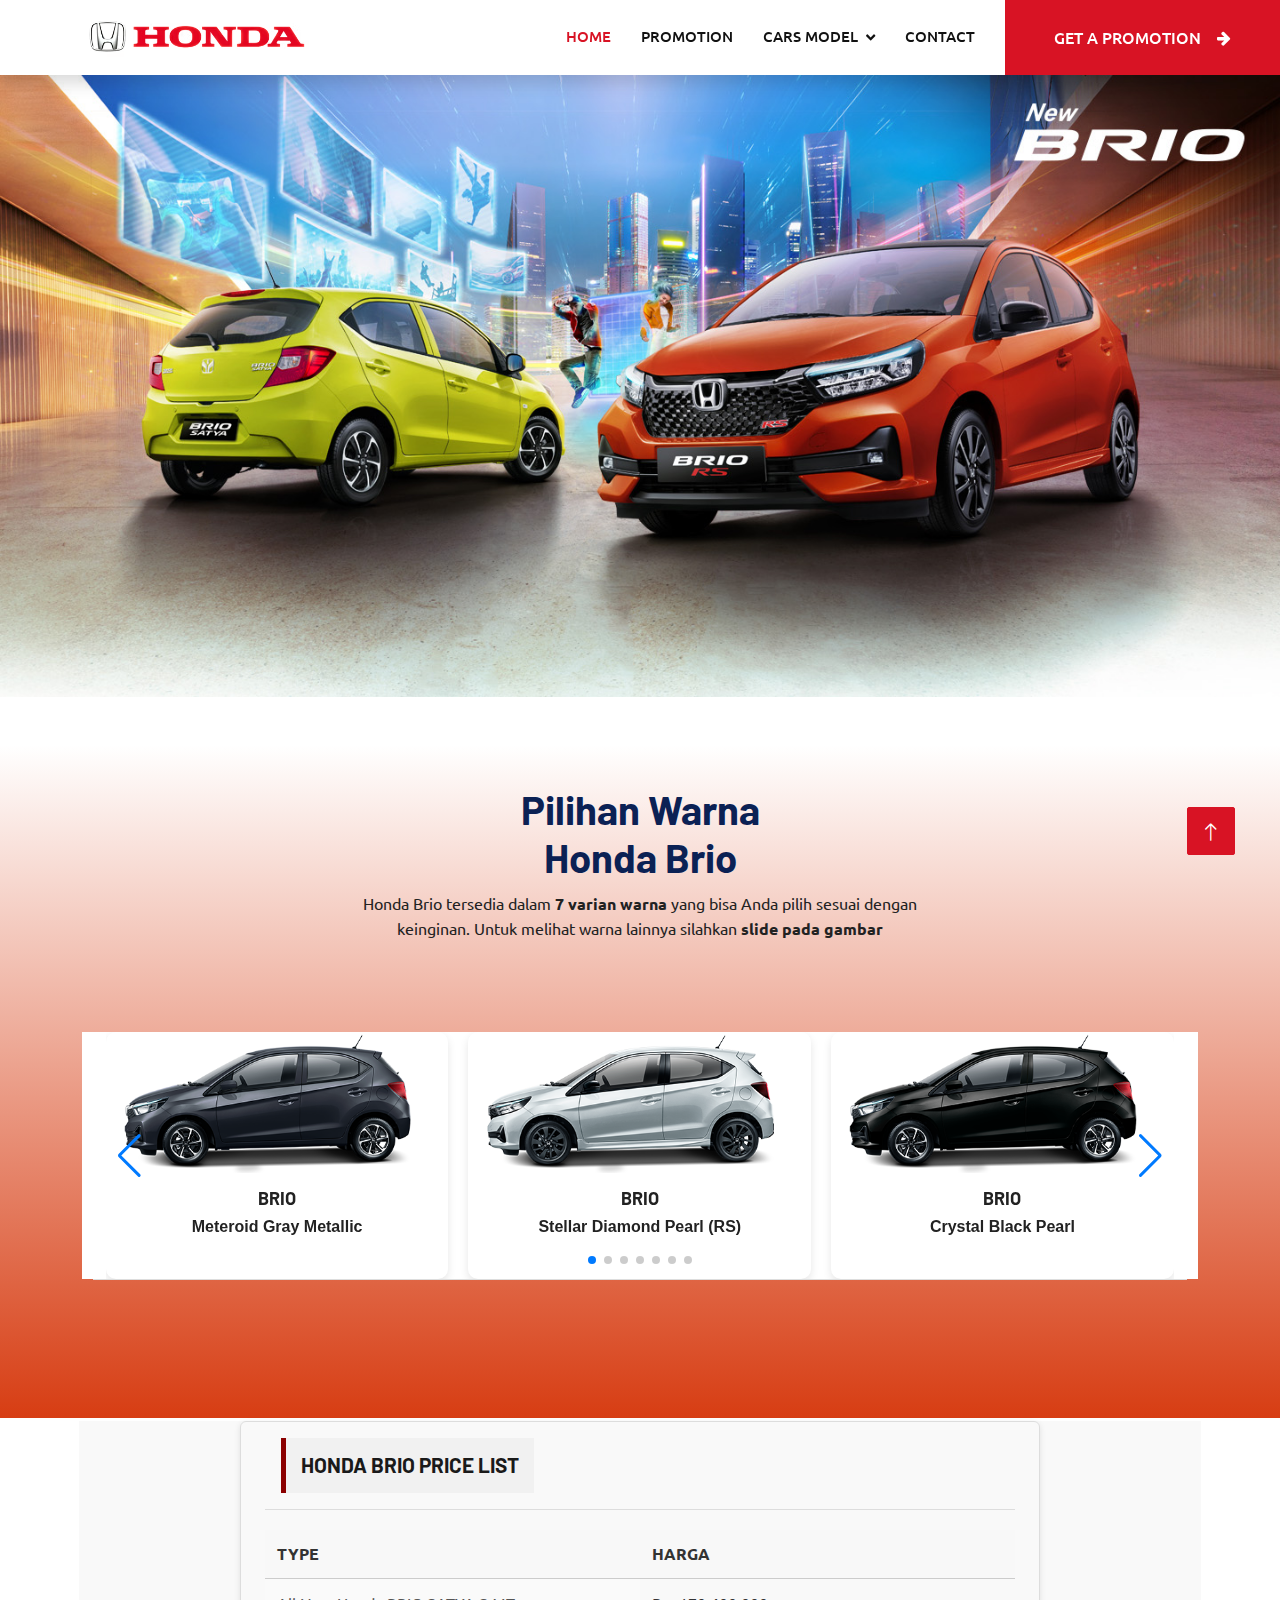
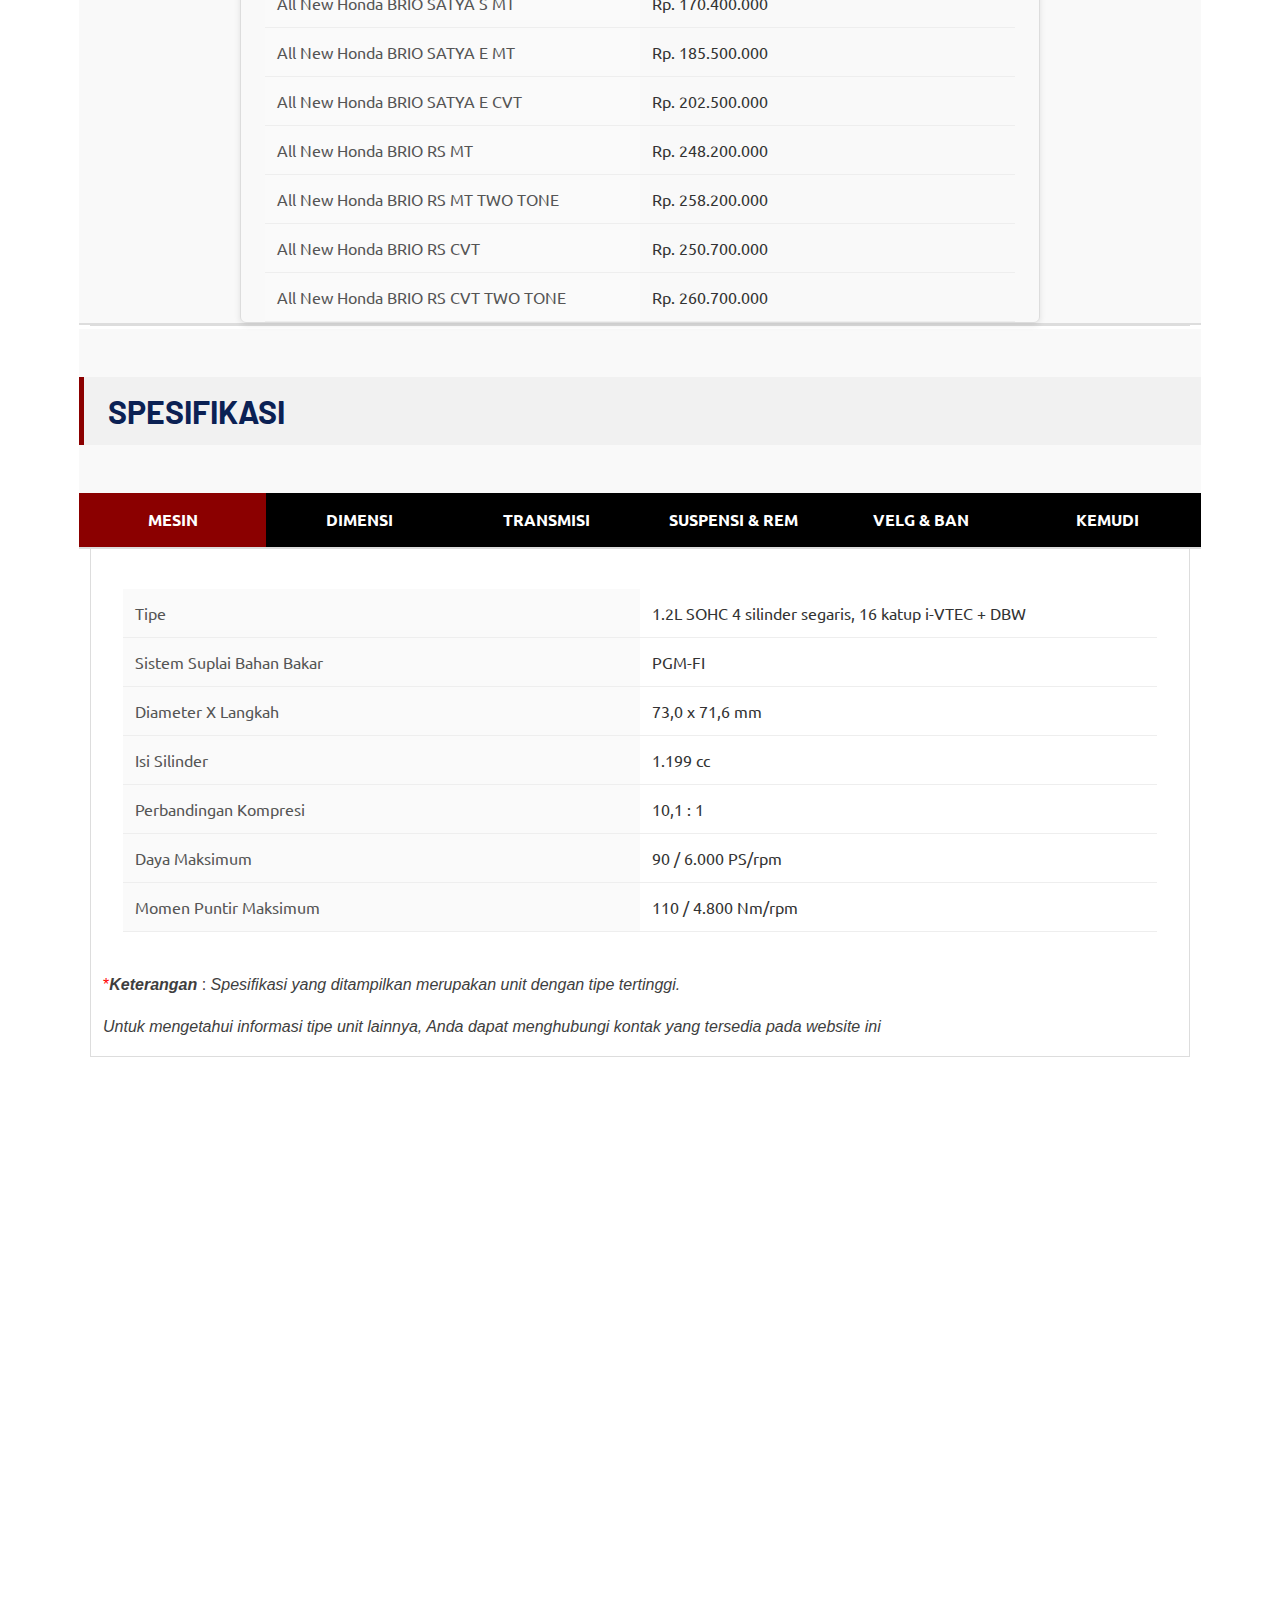
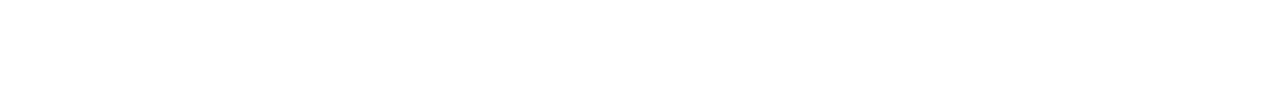
<file: brio.html>
<!DOCTYPE html>
<html lang="en">

<head>
    <meta charset="utf-8">
    <title>Honda Permata Serpong</title>
    <meta content="width=device-width, initial-scale=1.0" name="viewport">
    <meta content="" name="keywords">
    <meta content="" name="description">
    
    <!-- Favicon -->
    <link href="img/title_honda.png" rel="icon">
    
    <!-- Google Web Fonts -->
    <link rel="preconnect" href="https://fonts.googleapis.com">
    <link rel="preconnect" href="https://fonts.gstatic.com" crossorigin>
    <link href="https://fonts.googleapis.com/css2?family=Barlow:wght@600;700&family=Ubuntu:wght@400;500&display=swap" rel="stylesheet"> 
    
    <!-- Icon Font Stylesheet -->
    <link href="https://cdnjs.cloudflare.com/ajax/libs/font-awesome/5.10.0/css/all.min.css" rel="stylesheet">
    <link href="https://cdn.jsdelivr.net/npm/bootstrap-icons@1.4.1/font/bootstrap-icons.css" rel="stylesheet">
    
    <!-- Libraries Stylesheet -->
    <link href="lib/animate/animate.min.css" rel="stylesheet">
    <link href="lib/owlcarousel/assets/owl.carousel.min.css" rel="stylesheet">
    <link href="lib/tempusdominus/css/tempusdominus-bootstrap-4.min.css" rel="stylesheet" />
    
    <!-- Customized Bootstrap Stylesheet -->
    <link href="css/bootstrap.min.css" rel="stylesheet">
    
    <!-- Template Stylesheet -->
    <link href="css/style.css" rel="stylesheet">
    <link href="css//brio/style_brio.css" rel="stylesheet">
    <link rel="stylesheet" href="https://cdnjs.cloudflare.com/ajax/libs/font-awesome/4.7.0/css/font-awesome.min.css">
      <!-- Swiper CSS -->
      <link rel="stylesheet" href="https://cdn.jsdelivr.net/npm/swiper@11/swiper-bundle.min.css"/>
      
      <!-- font css -->
  <link href="https://fonts.googleapis.com/css2?family=Dancing+Script:wght@700&display=swap" rel="stylesheet">
</head>

<body>
    <!-- Spinner Start -->
    <div id="spinner" class="show bg-white position-fixed translate-middle w-100 vh-100 top-50 start-50 d-flex align-items-center justify-content-center">
        <div class="spinner-border text-primary" style="width: 3rem; height: 3rem;" role="status">
            <span class="sr-only">Loading...</span>
        </div>
    </div>
    <!-- Spinner End -->


     <!-- Navbar Start -->
     <nav class="navbar navbar-expand-lg bg-white navbar-light shadow sticky-top p-0">
        <a href="index.html" class="navbar-brand d-flex align-items-center px-4 px-lg-5" style="margin-right: -70px;">
            <!-- <h2 class="m-0 text-primary"><i class="fa fa-car me-3"></i>CarServ</h2> -->
            <img src="img/logo_honda_header.png" class="img-rounded" alt="Cinque Terre" width="295" height="100">
        </a>
        <button type="button" class="navbar-toggler me-4" data-bs-toggle="collapse" data-bs-target="#navbarCollapse">
            <span class="navbar-toggler-icon"></span>
        </button>
        <div class="collapse navbar-collapse" id="navbarCollapse">
            <div class="navbar-nav ms-auto p-4 p-lg-0">
                <a href="index.html" class="nav-item nav-link active">Home</a>
                <a href="promotion.html" class="nav-item nav-link">Promotion</a>
                <div class="nav-item dropdown">
                    <a href="#" class="nav-link dropdown-toggle" data-bs-toggle="dropdown">Cars Model</a>
                    <div class="dropdown-menu fade-up m-0">
                        <a href="brio.html" class="dropdown-item">Honda Brio</a>
                        <a href="wrv.html" class="dropdown-item">Honda WR-V</a>
                        <a href="brv.html" class="dropdown-item">Honda BR-V</a>
                        <a href="hrv.html" class="dropdown-item">Honda HR-V</a>
                        <a href="crv.html" class="dropdown-item">Honda CR-V</a>
                        <!-- <a href="" class="dropdown-item">Honda City Hatchback RS</a>
                        <a href="" class="dropdown-item">Honda City</a>
                        <a href="" class="dropdown-item">Honda Civic RS</a>
                        <a href="" class="dropdown-item">Honda Accord</a>
                        <a href="" class="dropdown-item">Honda Civic Type R</a> -->
                    </div>
                </div>
                <a href="contact.html" class="nav-item nav-link">Contact</a>
            </div>
            <a href="promotion.html" class="btn btn-primary py-4 px-lg-5 d-none d-lg-block">Get A promotion<i class="fa fa-arrow-right ms-3"></i></a>
        </div>
    </nav>
    <!-- Navbar End -->

     <!-- Carousel Start -->
     <div class="container-fluid p-0 mb-5">
         <img class="w-100" src="img/brio/Honda-Brio-Banner.jpg" alt="Image" height="100%">
    </div>
    <!-- Carousel End -->
   
    <!-- warna start -->
    <div class="section">
        <h1>Pilihan Warna <br> Honda Brio</h1>
        <p>
          Honda Brio tersedia dalam <strong>7 varian warna</strong> yang bisa Anda pilih sesuai dengan keinginan.
          Untuk melihat warna lainnya silahkan <strong>slide pada gambar</strong>
        </p>
            <div class="container-xxl py-5">
                <div class="container">
                    <div class="row g-5">
                        <div class="slideShowDisplay">
                            <!-- Swiper Container -->
                            <div class="swiper mySwiper">
                                <div class="swiper-wrapper">
                                    
                            <!-- Slide 1 -->
                            <div class="swiper-slide">
                                <img src="img/brio/brio-abu.png" alt="Brio" />
                                <h3>BRIO</h3>
                                <p>Meteroid Gray Metallic</p>
                            </div>
                            <div class="swiper-slide">
                                <img src="img/brio/brio-diamond.png" alt="Brio" />
                                <h3>BRIO</h3>
                                <p>Stellar Diamond Pearl (RS)</p>
                            </div>
                            <div class="swiper-slide">
                                <img src="img/brio/brio-hitam.png" alt="Brio" />
                                <h3>BRIO</h3>
                                <p>Crystal Black Pearl</p>
                            </div>
                            <div class="swiper-slide">
                                <img src="img/brio/brio-kuningpng.png" alt="Brio" />
                                <h3>BRIO</h3>
                                <p>Electric Lime Metallic</p>
                            </div>
                            
                            <!-- Slide 2 -->
                            <div class="swiper-slide">
                                <img src="img/brio/brio-merah.png" alt="Brio" />
                                <h3>BRIO</h3>
                                <p>Rallye Red (Satya)</p>
                            </div>
                            
                            <!-- Slide 3 -->
                            <div class="swiper-slide">
                                <img src="img/brio/brio-orange.png" alt="Brio" />
                                <h3>BRIO</h3>
                                <p>Phoenix Orange Pearl Two Tone (RS)</p>
                            </div>
                            
                            <!-- Slide 4 -->
                            <div class="swiper-slide">
                                <img src="img/brio/brio-putih.png" alt="Brio" />
                                <h3>BRIO</h3>
                                <p>Taffeta White (Satya)</p>
                            </div>

                        </div>

                        <!-- Navigation buttons -->
                        <div class="swiper-button-next"></div>
                        <div class="swiper-button-prev"></div>
                        
                        <!-- Pagination dots -->
                        <div class="swiper-pagination"></div>
                    </div>
                    </div>
                </div>
            </div>
         </div>
      </div>
    <!-- warna End -->
    
    <!-- price start -->

    <div class="container">
      <div class="tabs row g-5">
                    
        <div class="price-list">
                <div class="price-list-header">
                    <h2>HONDA BRIO PRICE LIST</h2>
                </div>
                <table>
                <thead>
                    <tr>
                        <th>TYPE</th>
                        <th>HARGA</th>
                    </tr>
                </thead>
                <tbody>
                    <tr><td>All New Honda BRIO SATYA S MT</td><td>Rp. 170.400.000</td></tr>
                    <tr><td>All New Honda BRIO SATYA E MT</td><td>Rp. 185.500.000</td></tr>
                    <tr><td>All New Honda BRIO SATYA E CVT</td><td>Rp. 202.500.000</td></tr>
                    <tr><td>All New Honda BRIO RS MT</td><td>Rp. 248.200.000</td></tr>
                    <tr><td>All New Honda BRIO RS MT TWO TONE</td><td>Rp. 258.200.000</td></tr>
                    <tr><td>All New Honda BRIO RS CVT</td><td>Rp. 250.700.000</td></tr>
                    <tr><td>All New Honda BRIO RS CVT TWO TONE</td><td>Rp. 260.700.000</td></tr>
                </tbody>
            </table>
        </div>
    </div>  
   </div>

<!-- price End -->


<!-- spesifikasi start -->
<div class="container">
    <div class="tabs row g-5">
            <h2>SPESIFIKASI</h2>
            <div class="tab active" onclick="showTab(0)">MESIN</div>
            <div class="tab" onclick="showTab(1)">DIMENSI</div>
            <div class="tab" onclick="showTab(2)">TRANSMISI</div>
            <div class="tab" onclick="showTab(3)">SUSPENSI & REM</div>
            <div class="tab" onclick="showTab(4)">VELG & BAN</div>
            <div class="tab" onclick="showTab(5)">KEMUDI</div>
        </div>
    
        <div class="tab-content active">
            <table>
                <tr><td>Tipe</td><td>1.2L SOHC 4 silinder segaris, 16 katup i-VTEC + DBW</td></tr>
                <tr><td>Sistem Suplai Bahan Bakar</td><td>PGM-FI</td></tr>
                <tr><td>Diameter X Langkah</td><td>73,0 x 71,6 mm</td></tr>
                <tr><td>Isi Silinder</td><td>1.199 cc</td></tr>
                <tr><td>Perbandingan Kompresi</td><td>10,1 : 1</td></tr>
                <tr><td>Daya Maksimum</td><td>90 / 6.000 PS/rpm</td></tr>
                <tr><td>Momen Puntir Maksimum</td><td>110 / 4.800 Nm/rpm</td></tr>
            </table>
        </div>
        
        <!-- Konten tab lain bisa ditambahkan di bawah -->
        <div class="tab-content">
            <table>
                <tr><td>Panjang x Lebar x tinggi</td><td>3.810 x 1.680 x 1.485mm</td></tr>
                <tr><td>Jarak Sumbu Roda</td><td>2.405 mm</td></tr>
                <tr><td>Jarak Pijak Depan / Belakang</td><td>1.475 / 1.460 mm</td></tr>
                <tr><td>Jarak Terendah</td><td>150 mm</td></tr>
                <tr><td>Radius Putar Minimum</td><td>4,6 m</td></tr>
                <tr><td>Berat Kosong</td><td>1.016 kg</td></tr>
                <tr><td>Kapasitas Tangki</td><td>35 L</td></tr>
            </table>
        </div>
        <div class="tab-content">
            <table>
                <tr><td>Tipe</td><td>CVT with Earth Dreams Technology</td></tr>
                <tr><td>Perbandingan Gigi 1st</td><td>3,307</td></tr>
                <tr><td>Perbandingan Gigi 2nd</td><td>1,750</td></tr>
                <tr><td>Perbandingan Gigi 3rd</td><td>1,171</td></tr>
                <tr><td>Perbandingan Gigi 4th</td><td>0,853</td></tr>
                <tr><td>Perbandingan Gigi 5th</td><td>0,727</td></tr>
                <tr><td>Perbandingan Gigi Forward</td><td>2,526 – 0,408</td></tr>
                <tr><td>Perbandingan Gigi Reverse</td><td>2,706 – 1,382</td></tr>
                <tr><td>Perbandingan Gigi Final</td><td>5,436</td></tr>
            </table>
        </div>
        <div class="tab-content">
            <table>
                <tr><td>Suspensi Depan</td><td>MacPherson Strut</td></tr>
                <tr><td>Suspensi Belakang</td><td>H-Shape Torsion Beam</td></tr>
                <tr><td>Rem Depan</td><td>Ventilated Disc</td></tr>
                <tr><td>Rem Belakang</td><td>Drum</td></tr>
              </table>
        </div>
        <div class="tab-content">
            <table>
                <tr><td>Velg</td><td>Dark Chrome Alloy Wheel 15"</td></tr>
                <tr><td>Roda</td><td>185/55 R15</td></tr>
            </table>
        </div>
        <div class="tab-content">
            <table>
                <tr><td>Sistem</td><td>Rack & Pinion with Electric Power Steering (EPS)</td></tr>
            </table>
        </div>
        <div class="note-section">
            <p><span class="highlight">*</span><strong><em>Keterangan</em></strong> : <em>Spesifikasi yang ditampilkan merupakan unit dengan tipe tertinggi.</em></p>
            <p><em>Untuk mengetahui informasi tipe unit lainnya, Anda dapat menghubungi kontak yang tersedia pada website ini</em></p>
          </div>
    </div>
    <!-- spesifikasi End -->
    
    <!-- Footer Start -->
    <div class="container-fluid bg-dark text-light footer pt-5 mt-5 wow fadeIn" data-wow-delay="0.1s">
        <div class="container py-5">
            <div class="row g-5 justify-content-center">
                <div class="col-lg-5 col-md-8">
                    <h4 class="text-light mb-4">Address</h4>
                    <p class="mb-2"><i class="far fa-map me-3"></i> Jl. Boulevard Gading Serpong CBD Lot. 1, Gading Serpong, Curug Sangereng, Tangerang, Banten 15810.</p>
                    <p class="mb-2"><i class="fa fa-whatsapp me-3"></i>0852-8586-3989</p>
                    <p class="mb-2"><i class="fa fa-envelope me-3"></i>santyhondapermataserpong@gmail.com</p>
                    <div class="d-flex pt-2">
                        <a class="btn btn-outline-light btn-social" href="http://wa.me/6285285863989"><i class="fab fa-whatsapp"></i></a>
                        <a class="btn btn-outline-light btn-social" href="https://www.instagram.com/santy_hondatgr?igsh=NmY1YzBqYnNjemJo&utm_source=qr"><i class="fab fa-instagram"></i></a>
                        <a class="btn btn-outline-light btn-social" href="https://www.facebook.com/share/1CN4FMyBog/?mibextid=wwXIfr"><i class="fab fa-facebook-f"></i></a>
                    </div>
                </div>
                <div class="col-lg-3 col-md-6">
                    <h4 class="text-light mb-4">Opening Hours</h4>
                    <h6 class="text-light">Monday - Friday:</h6>
                    <p class="mb-4">08.30 AM - 19.00 PM</p>
                    <h6 class="text-light">Saturday - Sunday:</h6>
                    <p class="mb-0">08.30 AM - 17.00 PM</p>
                </div>
                <div class="col-lg-3 col-md-6">
                    <h4 class="text-light mb-4">Services</h4>
                    <a class="btn btn-link" href="index.html">Home</a>
                    <a class="btn btn-link" href="promotion.html">Promotion</a>
                    <a class="btn btn-link" href="contact.html">Contact</a>
                </div>
            </div>
        </div>
        <div class="container">
            <div class="copyright">
                <div class="row">
                    <div class="col-md-6 text-center text-md-start mb-3 mb-md-0">
                        &copy; <a class="border-bottom" href="index.html">Honda Permata Serpong</a>, All Right Reserved.
                        <!--/*** This template is free as long as you keep the footer author’s credit link/attribution link/backlink. If you'd like to use the template without the footer author’s credit link/attribution link/backlink, you can purchase the Credit Removal License from "https://htmlcodex.com/credit-removal". Thank you for your support. ***/-->
                        Designed By <a class="border-bottom" href="https://htmlcodex.com">HTML Codex</a>
                    </div>
                    <div class="col-md-6 text-center text-md-end">
                    </div>
                </div>
            </div>
        </div>
    </div>
    <!-- Footer End -->


    <!-- Back to Top -->
    <a href="#" class="btn btn-lg btn-primary btn-lg-square back-to-top"><i class="bi bi-arrow-up"></i></a>


   <!-- JavaScript Libraries -->
    
   <script src="https://code.jquery.com/jquery-3.4.1.min.js"></script>
   <script src="https://cdn.jsdelivr.net/npm/bootstrap@5.0.0/dist/js/bootstrap.bundle.min.js"></script>
   <script src="lib/wow/wow.min.js"></script>
   <script src="lib/easing/easing.min.js"></script>
   <script src="lib/waypoints/waypoints.min.js"></script>
   <script src="lib/counterup/counterup.min.js"></script>
   <script src="lib/owlcarousel/owl.carousel.min.js"></script>
   <script src="lib/tempusdominus/js/moment.min.js"></script>
   <script src="lib/tempusdominus/js/moment-timezone.min.js"></script>
   <script src="lib/tempusdominus/js/tempusdominus-bootstrap-4.min.js"></script>
<!-- Swiper JS -->
<script src="https://cdn.jsdelivr.net/npm/swiper@11/swiper-bundle.min.js"></script>

   <!-- Template Javascript -->
   <script src="js/main.js"></script>

   <script>
    function showTab(index) {
      const tabs = document.querySelectorAll('.tab');
      const contents = document.querySelectorAll('.tab-content');
      tabs.forEach((tab, i) => {
        tab.classList.toggle('active', i === index);
        contents[i].classList.toggle('active', i === index);
      });
    }
  </script>


</body>

</html>
</file>
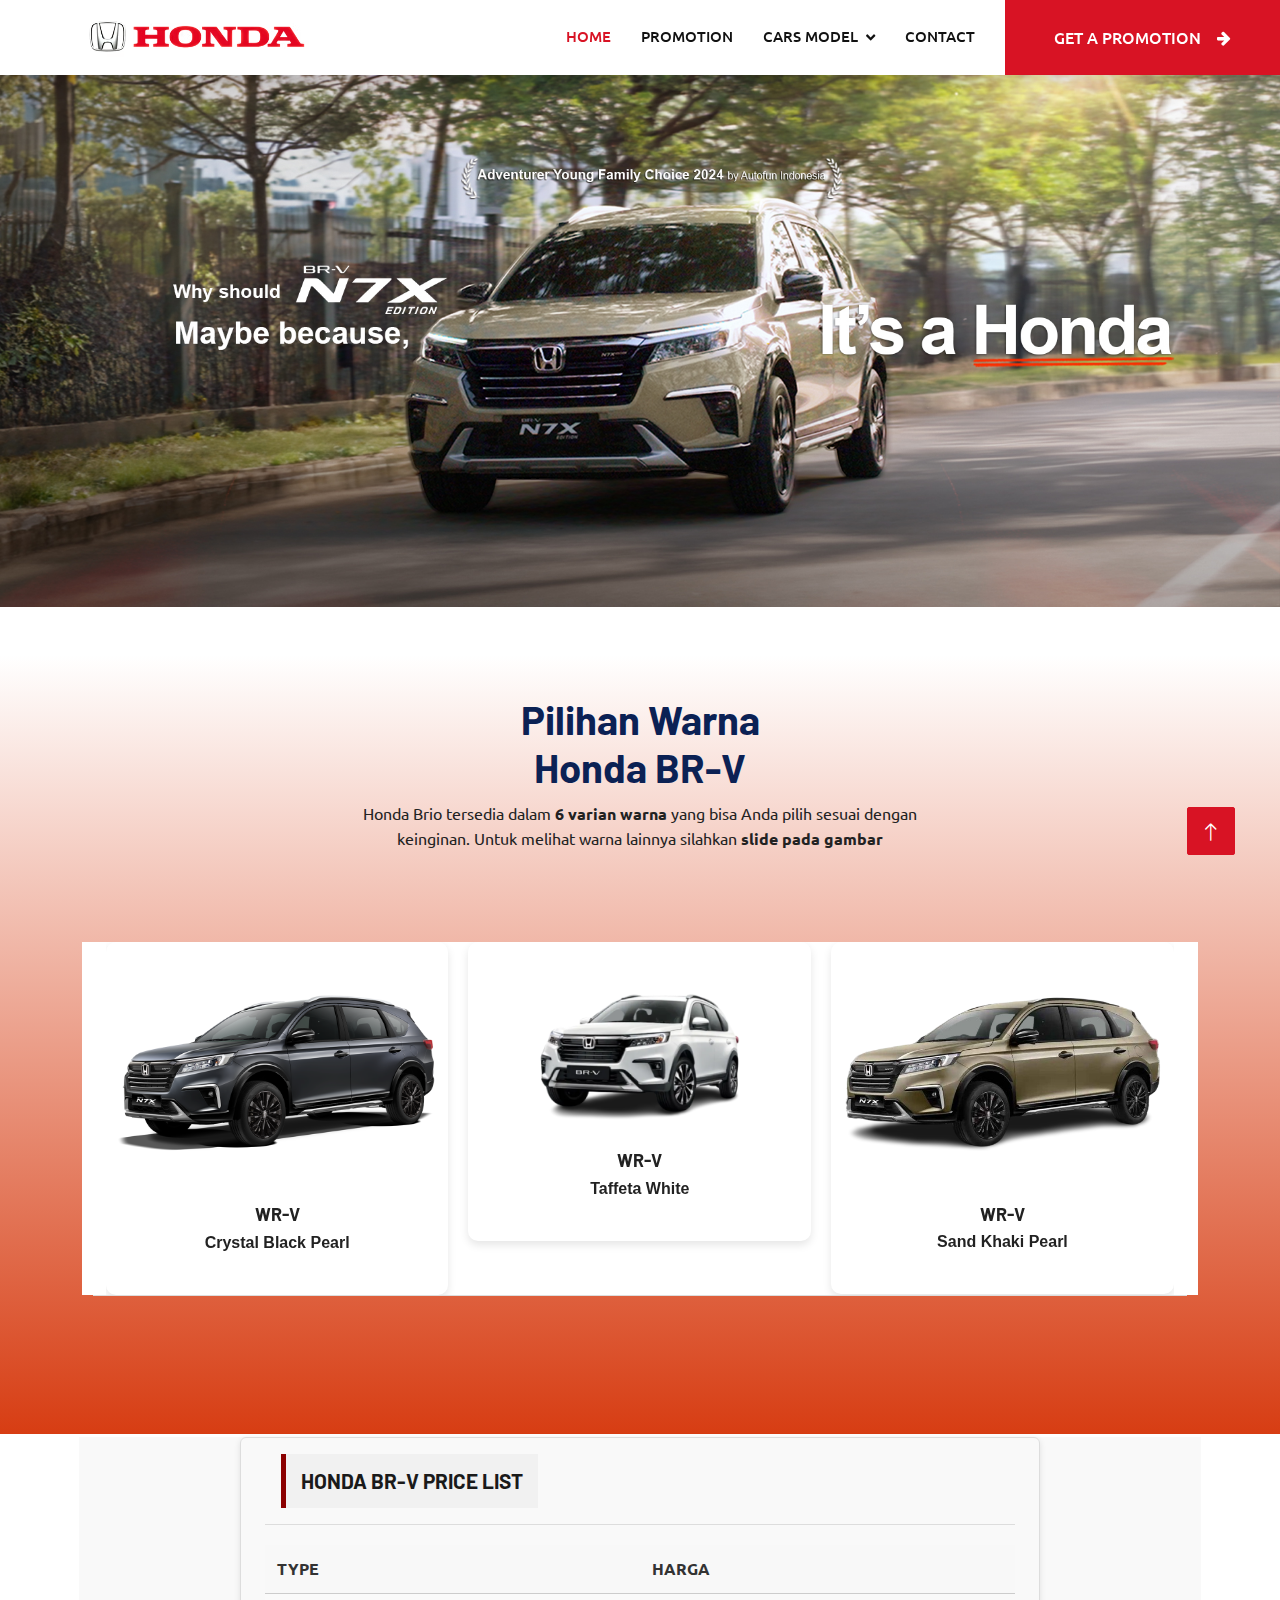
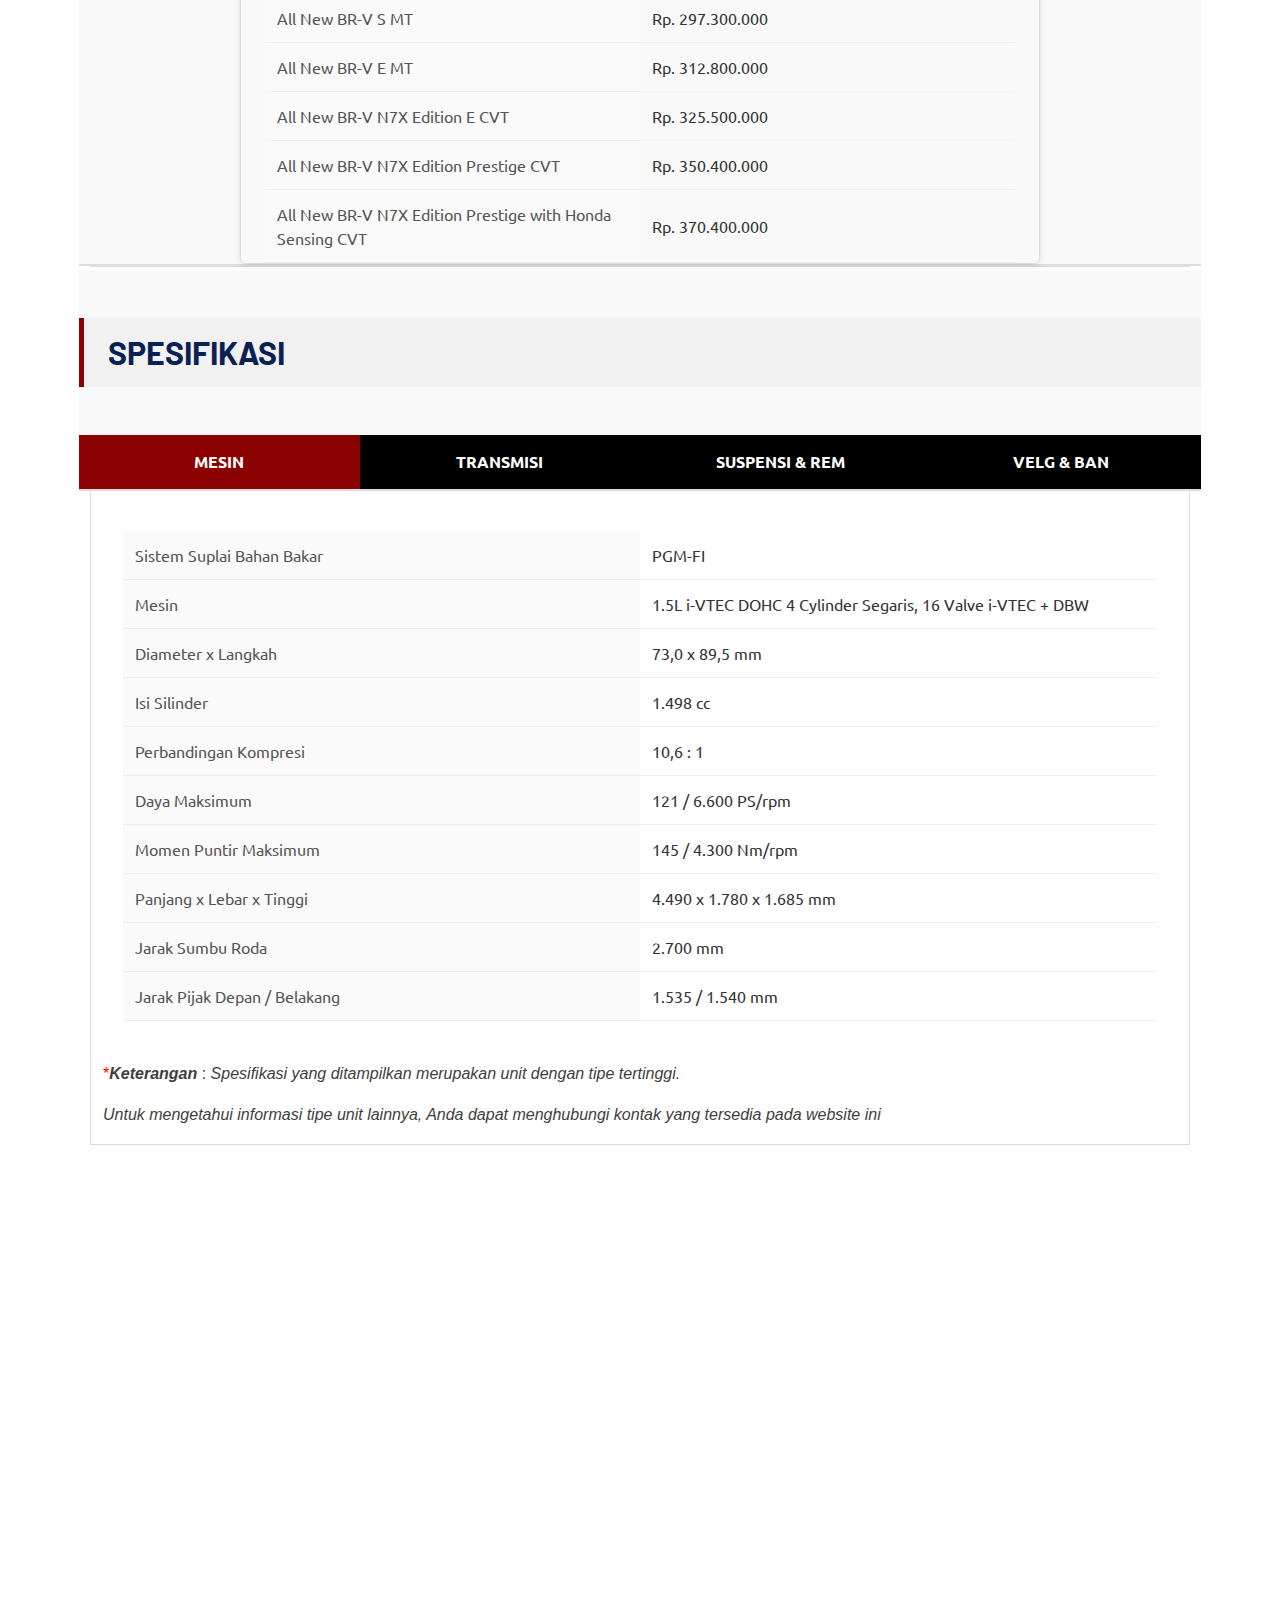
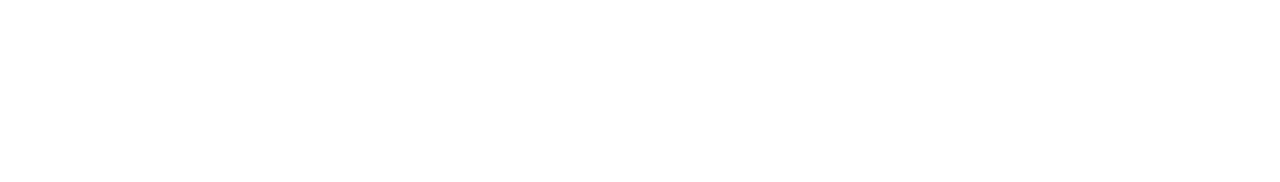
<file: brv.html>
<!DOCTYPE html>
<html lang="en">

<head>
    <meta charset="utf-8">
    <title>Honda Permata Serpong</title>
    <meta content="width=device-width, initial-scale=1.0" name="viewport">
    <meta content="" name="keywords">
    <meta content="" name="description">
    
    <!-- Favicon -->
    <link href="img/title_honda.png" rel="icon">
    
    <!-- Google Web Fonts -->
    <link rel="preconnect" href="https://fonts.googleapis.com">
    <link rel="preconnect" href="https://fonts.gstatic.com" crossorigin>
    <link href="https://fonts.googleapis.com/css2?family=Barlow:wght@600;700&family=Ubuntu:wght@400;500&display=swap" rel="stylesheet"> 
    
    <!-- Icon Font Stylesheet -->
    <link href="https://cdnjs.cloudflare.com/ajax/libs/font-awesome/5.10.0/css/all.min.css" rel="stylesheet">
    <link href="https://cdn.jsdelivr.net/npm/bootstrap-icons@1.4.1/font/bootstrap-icons.css" rel="stylesheet">
    
    <!-- Libraries Stylesheet -->
    <link href="lib/animate/animate.min.css" rel="stylesheet">
    <link href="lib/owlcarousel/assets/owl.carousel.min.css" rel="stylesheet">
    <link href="lib/tempusdominus/css/tempusdominus-bootstrap-4.min.css" rel="stylesheet" />
    
    <!-- Customized Bootstrap Stylesheet -->
    <link href="css/bootstrap.min.css" rel="stylesheet">
    
    <!-- Template Stylesheet -->
    <link href="css/style.css" rel="stylesheet">
    <link href="css//brio/style_brio.css" rel="stylesheet">
    <link rel="stylesheet" href="https://cdnjs.cloudflare.com/ajax/libs/font-awesome/4.7.0/css/font-awesome.min.css">
      <!-- Swiper CSS -->
      <link rel="stylesheet" href="https://cdn.jsdelivr.net/npm/swiper@11/swiper-bundle.min.css"/>
      
      <!-- font css -->
  <link href="https://fonts.googleapis.com/css2?family=Dancing+Script:wght@700&display=swap" rel="stylesheet">
</head>

<body>
    <!-- Spinner Start -->
    <div id="spinner" class="show bg-white position-fixed translate-middle w-100 vh-100 top-50 start-50 d-flex align-items-center justify-content-center">
        <div class="spinner-border text-primary" style="width: 3rem; height: 3rem;" role="status">
            <span class="sr-only">Loading...</span>
        </div>
    </div>
    <!-- Spinner End -->


     <!-- Navbar Start -->
     <nav class="navbar navbar-expand-lg bg-white navbar-light shadow sticky-top p-0">
        <a href="index.html" class="navbar-brand d-flex align-items-center px-4 px-lg-5" style="margin-right: -70px;">
            <!-- <h2 class="m-0 text-primary"><i class="fa fa-car me-3"></i>CarServ</h2> -->
            <img src="img/logo_honda_header.png" class="img-rounded" alt="Cinque Terre" width="295" height="100">
        </a>
        <button type="button" class="navbar-toggler me-4" data-bs-toggle="collapse" data-bs-target="#navbarCollapse">
            <span class="navbar-toggler-icon"></span>
        </button>
        <div class="collapse navbar-collapse" id="navbarCollapse">
            <div class="navbar-nav ms-auto p-4 p-lg-0">
                <a href="index.html" class="nav-item nav-link active">Home</a>
                <a href="promotion.html" class="nav-item nav-link">Promotion</a>
                <div class="nav-item dropdown">
                    <a href="#" class="nav-link dropdown-toggle" data-bs-toggle="dropdown">Cars Model</a>
                    <div class="dropdown-menu fade-up m-0">
                        <a href="brio.html" class="dropdown-item">Honda Brio</a>
                        <a href="wrv.html" class="dropdown-item">Honda WR-V</a>
                        <a href="brv.html" class="dropdown-item">Honda BR-V</a>
                        <a href="hrv.html" class="dropdown-item">Honda HR-V</a>
                        <a href="crv.html" class="dropdown-item">Honda CR-V</a>
                        <!-- <a href="" class="dropdown-item">Honda City Hatchback RS</a>
                        <a href="" class="dropdown-item">Honda City</a>
                        <a href="" class="dropdown-item">Honda Civic RS</a>
                        <a href="" class="dropdown-item">Honda Accord</a>
                        <a href="" class="dropdown-item">Honda Civic Type R</a> -->
                    </div>
                </div>
                <a href="contact.html" class="nav-item nav-link">Contact</a>
            </div>
            <a href="promotion.html" class="btn btn-primary py-4 px-lg-5 d-none d-lg-block">Get A promotion<i class="fa fa-arrow-right ms-3"></i></a>
        </div>
    </nav>
    <!-- Navbar End -->

     <!-- Carousel Start -->
     <div class="container-fluid p-0 mb-5">
         <img class="w-100" src="img/brv/brv_banner.jpg" alt="Image" height="100%">
    </div>
    <!-- Carousel End -->
   
    <!-- warna start -->
    <div class="section">
        <h1>Pilihan Warna <br> Honda BR-V</h1>
        <p>
          Honda Brio tersedia dalam <strong>6 varian warna</strong> yang bisa Anda pilih sesuai dengan keinginan.
          Untuk melihat warna lainnya silahkan <strong>slide pada gambar</strong>
        </p>
            <div class="container-xxl py-5">
                <div class="container">
                    <div class="row g-5">
                        <div class="slideShowDisplay">
                            <!-- Swiper Container -->
                            <div class="swiper mySwiper">
                                <div class="swiper-wrapper">
                                    
                            <!-- Slide 1 -->
                            <div class="swiper-slide">
                                <img src="img/brv/hitam.png" alt="Brio" />
                                <h3>WR-V</h3>
                                <p>Crystal Black Pearl</p>
                            </div>
                            <div class="swiper-slide">
                                <img src="img/brv/putih.png" alt="Brio" />
                                <h3>WR-V</h3>
                                <p>Taffeta White</p>
                            </div>
                            <div class="swiper-slide">
                                <img src="img/brv/brown.png" alt="Brio" />
                                <h3>WR-V</h3>
                                <p>Sand Khaki Pearl
                                </p>
                            </div>

                        </div>

                        <!-- Navigation buttons -->
                        <div class="swiper-button-next"></div>
                        <div class="swiper-button-prev"></div>
                        
                        <!-- Pagination dots -->
                        <div class="swiper-pagination"></div>
                    </div>
                    </div>
                </div>
            </div>
         </div>
      </div>
    <!-- warna End -->
    
    <!-- price start -->

    <div class="container">
      <div class="tabs row g-5">
                    
        <div class="price-list">
                <div class="price-list-header">
                    <h2>HONDA BR-V PRICE LIST</h2>
                </div>
                <table>
                <thead>
                    <tr>
                        <th>TYPE</th>
                        <th>HARGA</th>
                    </tr>
                </thead>
                <tbody>
                    <tr><td>All New BR-V S MT</td><td>Rp. 297.300.000</td></tr>
                    <tr><td>All New BR-V E MT</td><td>Rp. 312.800.000</td></tr>
                    <tr><td>All New BR-V N7X Edition E CVT</td><td>Rp. 325.500.000</td></tr>
                    <tr><td>All New BR-V N7X Edition Prestige CVT</td><td>Rp. 350.400.000</td></tr>
                    <tr><td>All New BR-V N7X Edition Prestige with Honda Sensing CVT</td><td>Rp. 370.400.000</td></tr>
                </tbody>
            </table>
        </div>
    </div>  
   </div>

<!-- price End -->


<!-- spesifikasi start -->
<div class="container">
    <div class="tabs row g-5">
            <h2>SPESIFIKASI</h2>
            <div class="tab active" onclick="showTab(0)">MESIN</div>
            <div class="tab" onclick="showTab(1)">TRANSMISI</div>
            <div class="tab" onclick="showTab(2)">SUSPENSI & REM</div>
            <div class="tab" onclick="showTab(3)">VELG & BAN</div>
        </div>
    
        <div class="tab-content active">
            <table>
                <tr>
                    <td>Sistem Suplai Bahan Bakar</td>
                    <td>PGM-FI</td>
                  </tr>
                  <tr>
                    <td>Mesin</td>
                    <td>1.5L i-VTEC DOHC 4 Cylinder Segaris, 16 Valve i-VTEC + DBW</td>
                  </tr>
                  <tr>
                    <td>Diameter x Langkah</td>
                    <td>73,0 x 89,5 mm</td>
                  </tr>
                  <tr>
                    <td>Isi Silinder</td>
                    <td>1.498 cc</td>
                  </tr>
                  <tr>
                    <td>Perbandingan Kompresi</td>
                    <td>10,6 : 1</td>
                  </tr>
                  <tr>
                    <td>Daya Maksimum</td>
                    <td>121 / 6.600 PS/rpm</td>
                  </tr>
                  <tr>
                    <td>Momen Puntir Maksimum</td>
                    <td>145 / 4.300 Nm/rpm</td>
                  </tr>
                  <tr>
                    <td>Panjang x Lebar x Tinggi</td>
                    <td>4.490 x 1.780 x 1.685 mm</td>
                  </tr>
                  <tr>
                    <td>Jarak Sumbu Roda</td>
                    <td>2.700 mm</td>
                  </tr>
                  <tr>
                    <td>Jarak Pijak Depan / Belakang</td>
                    <td>1.535 / 1.540 mm</td>
                  </tr>
              </table>
        </div>
        
        <!-- Konten tab lain bisa ditambahkan di bawah -->
        <div class="tab-content">
            <table>
                <tr>
                    <td>Tipe</td>
                    <td>Continuously Variable Transmission</td>
                  </tr>
                  <tr>
                    <td>Forward</td>
                    <td>2,526 – 0,408</td>
                  </tr>
                  <tr>
                    <td>Reverse</td>
                    <td>2,706 – 1,350</td>
                  </tr>
                  <tr>
                    <td>Final Gear</td>
                    <td>5,985</td>
                  </tr>
            </table>
        </div>
        <div class="tab-content">
            <table>
                <tr>
                    <td>Suspensi Depan</td>
                    <td>MacPherson Strut</td>
                  </tr>
                  <tr>
                    <td>Suspensi Belakang</td>
                    <td>H-Shape Torsion Beam</td>
                  </tr>
                  <tr>
                    <td>Rem Depan</td>
                    <td>Ventilated Disk</td>
                  </tr>
                  <tr>
                    <td>Rem Belakang</td>
                    <td>Drum</td>
                  </tr>
            </table>
        </div>
        <div class="tab-content">
            <table>
                <tr><td>Velg</td><td>17 x 7 J</td></tr>
                <tr><td>Roda</td><td>215 / 55 R17</td></tr>
              </table>
        </div>
        <div class="note-section">
          <p><span class="highlight">*</span><strong><em>Keterangan</em></strong> : <em>Spesifikasi yang ditampilkan merupakan unit dengan tipe tertinggi.</em></p>
          <p><em>Untuk mengetahui informasi tipe unit lainnya, Anda dapat menghubungi kontak yang tersedia pada website ini</em></p>
        </div>
    </div>
    <!-- spesifikasi End -->
    
    <!-- Footer Start -->
    <div class="container-fluid bg-dark text-light footer pt-5 mt-5 wow fadeIn" data-wow-delay="0.1s">
        <div class="container py-5">
            <div class="row g-5 justify-content-center">
                <div class="col-lg-5 col-md-8">
                    <h4 class="text-light mb-4">Address</h4>
                    <p class="mb-2"><i class="far fa-map me-3"></i> Jl. Boulevard Gading Serpong CBD Lot. 1, Gading Serpong, Curug Sangereng, Tangerang, Banten 15810.</p>
                    <p class="mb-2"><i class="fa fa-whatsapp me-3"></i>0852-8586-3989</p>
                    <p class="mb-2"><i class="fa fa-envelope me-3"></i>santyhondapermataserpong@gmail.com</p>
                    <div class="d-flex pt-2">
                        <a class="btn btn-outline-light btn-social" href="http://wa.me/6285285863989"><i class="fab fa-whatsapp"></i></a>
                        <a class="btn btn-outline-light btn-social" href="https://www.instagram.com/santy_hondatgr?igsh=NmY1YzBqYnNjemJo&utm_source=qr"><i class="fab fa-instagram"></i></a>
                        <a class="btn btn-outline-light btn-social" href="https://www.facebook.com/share/1CN4FMyBog/?mibextid=wwXIfr"><i class="fab fa-facebook-f"></i></a>
                    </div>
                </div>
                <div class="col-lg-3 col-md-6">
                    <h4 class="text-light mb-4">Opening Hours</h4>
                    <h6 class="text-light">Monday - Friday:</h6>
                    <p class="mb-4">08.30 AM - 19.00 PM</p>
                    <h6 class="text-light">Saturday - Sunday:</h6>
                    <p class="mb-0">08.30 AM - 17.00 PM</p>
                </div>
                <div class="col-lg-3 col-md-6">
                    <h4 class="text-light mb-4">Services</h4>
                    <a class="btn btn-link" href="index.html">Home</a>
                    <a class="btn btn-link" href="promotion.html">Promotion</a>
                    <a class="btn btn-link" href="contact.html">Contact</a>
                </div>
            </div>
        </div>
        <div class="container">
            <div class="copyright">
                <div class="row">
                    <div class="col-md-6 text-center text-md-start mb-3 mb-md-0">
                        &copy; <a class="border-bottom" href="index.html">Honda Permata Serpong</a>, All Right Reserved.
                        <!--/*** This template is free as long as you keep the footer author’s credit link/attribution link/backlink. If you'd like to use the template without the footer author’s credit link/attribution link/backlink, you can purchase the Credit Removal License from "https://htmlcodex.com/credit-removal". Thank you for your support. ***/-->
                        Designed By <a class="border-bottom" href="https://htmlcodex.com">HTML Codex</a>
                    </div>
                    <div class="col-md-6 text-center text-md-end">
                    </div>
                </div>
            </div>
        </div>
    </div>
    <!-- Footer End -->


    <!-- Back to Top -->
    <a href="#" class="btn btn-lg btn-primary btn-lg-square back-to-top"><i class="bi bi-arrow-up"></i></a>


   <!-- JavaScript Libraries -->
    
   <script src="https://code.jquery.com/jquery-3.4.1.min.js"></script>
   <script src="https://cdn.jsdelivr.net/npm/bootstrap@5.0.0/dist/js/bootstrap.bundle.min.js"></script>
   <script src="lib/wow/wow.min.js"></script>
   <script src="lib/easing/easing.min.js"></script>
   <script src="lib/waypoints/waypoints.min.js"></script>
   <script src="lib/counterup/counterup.min.js"></script>
   <script src="lib/owlcarousel/owl.carousel.min.js"></script>
   <script src="lib/tempusdominus/js/moment.min.js"></script>
   <script src="lib/tempusdominus/js/moment-timezone.min.js"></script>
   <script src="lib/tempusdominus/js/tempusdominus-bootstrap-4.min.js"></script>
<!-- Swiper JS -->
<script src="https://cdn.jsdelivr.net/npm/swiper@11/swiper-bundle.min.js"></script>

   <!-- Template Javascript -->
   <script src="js/main.js"></script>

   <script>
    function showTab(index) {
      const tabs = document.querySelectorAll('.tab');
      const contents = document.querySelectorAll('.tab-content');
      tabs.forEach((tab, i) => {
        tab.classList.toggle('active', i === index);
        contents[i].classList.toggle('active', i === index);
      });
    }
  </script>


</body>

</html>
</file>
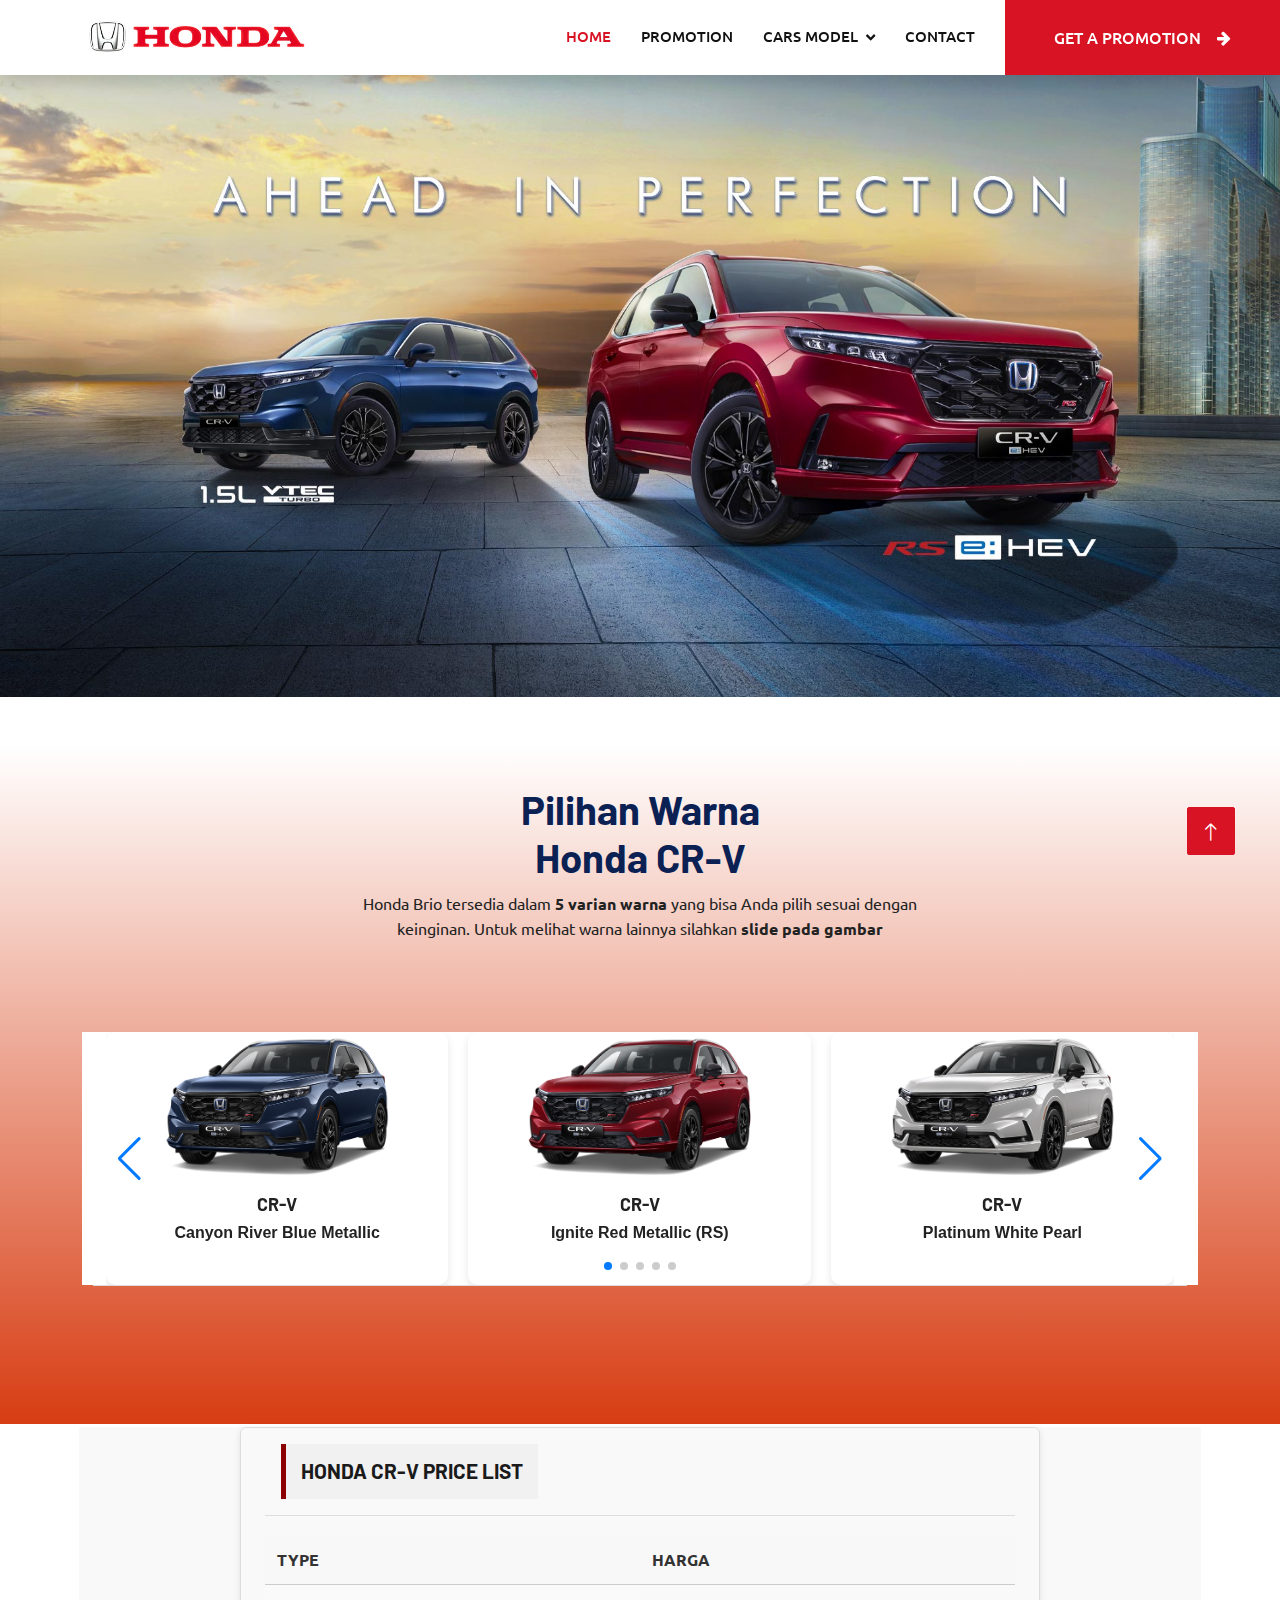
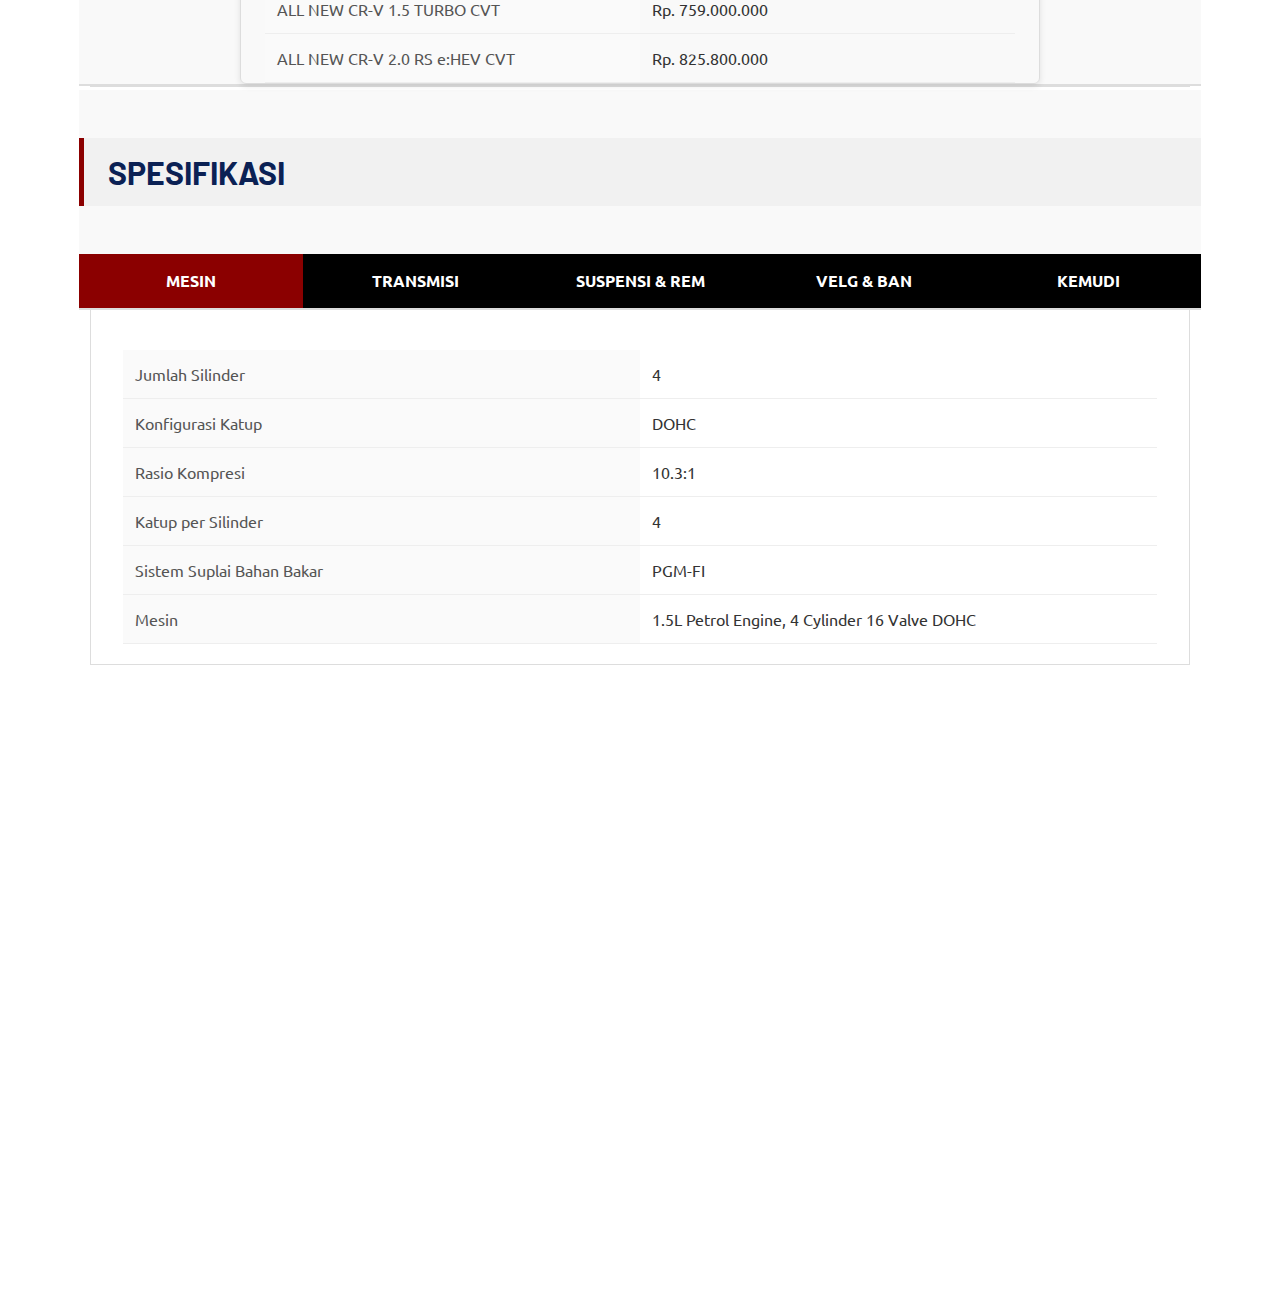
<file: civic.html>
<!DOCTYPE html>
<html lang="en">

<head>
    <meta charset="utf-8">
    <title>Honda Permata Serpong</title>
    <meta content="width=device-width, initial-scale=1.0" name="viewport">
    <meta content="" name="keywords">
    <meta content="" name="description">
    
    <!-- Favicon -->
    <link href="img/title_honda.png" rel="icon">
    
    <!-- Google Web Fonts -->
    <link rel="preconnect" href="https://fonts.googleapis.com">
    <link rel="preconnect" href="https://fonts.gstatic.com" crossorigin>
    <link href="https://fonts.googleapis.com/css2?family=Barlow:wght@600;700&family=Ubuntu:wght@400;500&display=swap" rel="stylesheet"> 
    
    <!-- Icon Font Stylesheet -->
    <link href="https://cdnjs.cloudflare.com/ajax/libs/font-awesome/5.10.0/css/all.min.css" rel="stylesheet">
    <link href="https://cdn.jsdelivr.net/npm/bootstrap-icons@1.4.1/font/bootstrap-icons.css" rel="stylesheet">
    
    <!-- Libraries Stylesheet -->
    <link href="lib/animate/animate.min.css" rel="stylesheet">
    <link href="lib/owlcarousel/assets/owl.carousel.min.css" rel="stylesheet">
    <link href="lib/tempusdominus/css/tempusdominus-bootstrap-4.min.css" rel="stylesheet" />
    
    <!-- Customized Bootstrap Stylesheet -->
    <link href="css/bootstrap.min.css" rel="stylesheet">
    
    <!-- Template Stylesheet -->
    <link href="css/style.css" rel="stylesheet">
    <link href="css//brio/style_brio.css" rel="stylesheet">
    <link rel="stylesheet" href="https://cdnjs.cloudflare.com/ajax/libs/font-awesome/4.7.0/css/font-awesome.min.css">
      <!-- Swiper CSS -->
      <link rel="stylesheet" href="https://cdn.jsdelivr.net/npm/swiper@11/swiper-bundle.min.css"/>
      
      <!-- font css -->
  <link href="https://fonts.googleapis.com/css2?family=Dancing+Script:wght@700&display=swap" rel="stylesheet">
</head>

<body>
    <!-- Spinner Start -->
    <div id="spinner" class="show bg-white position-fixed translate-middle w-100 vh-100 top-50 start-50 d-flex align-items-center justify-content-center">
        <div class="spinner-border text-primary" style="width: 3rem; height: 3rem;" role="status">
            <span class="sr-only">Loading...</span>
        </div>
    </div>
    <!-- Spinner End -->


     <!-- Navbar Start -->
     <nav class="navbar navbar-expand-lg bg-white navbar-light shadow sticky-top p-0">
      <a href="index.html" class="navbar-brand d-flex align-items-center px-4 px-lg-5" style="margin-right: -70px;">
          <!-- <h2 class="m-0 text-primary"><i class="fa fa-car me-3"></i>CarServ</h2> -->
          <img src="img/logo_honda_header.png" class="img-rounded" alt="Cinque Terre" width="295" height="100">
      </a>
      <button type="button" class="navbar-toggler me-4" data-bs-toggle="collapse" data-bs-target="#navbarCollapse">
          <span class="navbar-toggler-icon"></span>
      </button>
      <div class="collapse navbar-collapse" id="navbarCollapse">
          <div class="navbar-nav ms-auto p-4 p-lg-0">
              <a href="index.html" class="nav-item nav-link active">Home</a>
              <a href="promotion.html" class="nav-item nav-link">Promotion</a>
              <div class="nav-item dropdown">
                  <a href="#" class="nav-link dropdown-toggle" data-bs-toggle="dropdown">Cars Model</a>
                  <div class="dropdown-menu fade-up m-0">
                      <a href="brio.html" class="dropdown-item">Honda Brio</a>
                      <a href="wrv.html" class="dropdown-item">Honda WR-V</a>
                      <a href="brv.html" class="dropdown-item">Honda BR-V</a>
                      <a href="hrv.html" class="dropdown-item">Honda HR-V</a>
                      <a href="crv.html" class="dropdown-item">Honda CR-V</a>
                      <!-- <a href="" class="dropdown-item">Honda City Hatchback RS</a>
                      <a href="" class="dropdown-item">Honda City</a>
                      <a href="" class="dropdown-item">Honda Civic RS</a>
                      <a href="" class="dropdown-item">Honda Accord</a>
                      <a href="" class="dropdown-item">Honda Civic Type R</a> -->
                  </div>
              </div>
              <a href="contact.html" class="nav-item nav-link">Contact</a>
          </div>
          <a href="promotion.html" class="btn btn-primary py-4 px-lg-5 d-none d-lg-block">Get A promotion<i class="fa fa-arrow-right ms-3"></i></a>
      </div>
  </nav>
  <!-- Navbar End -->

     <!-- Carousel Start -->
     <div class="container-fluid p-0 mb-5">
         <img class="w-100" src="img/crv/crv_banner.jpg" alt="Image" height="100%">
    </div>
    <!-- Carousel End -->
   
<!-- warna start -->
    <div class="section">
      <h1>Pilihan Warna <br> Honda CR-V</h1>
      <p>
        Honda Brio tersedia dalam <strong>5 varian warna</strong> yang bisa Anda pilih sesuai dengan keinginan.
        Untuk melihat warna lainnya silahkan <strong>slide pada gambar</strong>
      </p>
          <div class="container-xxl py-5">
              <div class="container">
                  <div class="row g-5">
                      <div class="slideShowDisplay">
                          <!-- Swiper Container -->
                          <div class="swiper mySwiper">
                              <div class="swiper-wrapper">
                                  
                          <!-- Slide 1 -->
                          <div class="swiper-slide">
                              <img src="img/crv/biru.png" alt="Brio" />
                              <h3>CR-V</h3>
                              <p>Canyon River Blue Metallic</p>
                          </div>
                          <div class="swiper-slide">
                              <img src="img/crv/merah.png" alt="Brio" />
                              <h3>CR-V</h3>
                              <p>Ignite Red Metallic (RS)</p>
                          </div>
                          <div class="swiper-slide">
                              <img src="img/crv/putih.png" alt="Brio" />
                              <h3>CR-V</h3>
                              <p>Platinum White Pearl</p>
                          </div>
                           <div class="swiper-slide">
                              <img src="img/crv/abu.png" alt="Brio" />
                              <h3>CR-V</h3>
                              <p>Meteoroid Gray Metallic</p>
                          </div>
                           <div class="swiper-slide">
                              <img src="img/crv/hitam.png" alt="Brio" />
                              <h3>CR-V</h3>
                              <p>Crystal Black Pearl</p>
                          </div>
                      </div>

                      <!-- Navigation buttons -->
                      <div class="swiper-button-next"></div>
                      <div class="swiper-button-prev"></div>
                      
                      <!-- Pagination dots -->
                      <div class="swiper-pagination"></div>
                  </div>
                  </div>
              </div>
          </div>
       </div>
    </div>
  <!-- warna End -->
    
    <!-- price start -->

    <div class="container">
      <div class="tabs row g-5">
                    
        <div class="price-list">
                <div class="price-list-header">
                    <h2>HONDA CR-V PRICE LIST</h2>
                </div>
                <table>
                <thead>
                    <tr>
                        <th>TYPE</th>
                        <th>HARGA</th>
                    </tr>
                </thead>
                <tbody>
                  <tr><td>ALL NEW CR-V 1.5 TURBO CVT</td><td>Rp. 759.000.000</td></tr>
                  <tr><td>ALL NEW CR-V 2.0 RS e:HEV CVT</td><td>Rp. 825.800.000</td></tr>
                </tbody>
            </table>
        </div>
    </div>  
   </div>

<!-- price End -->


<!-- spesifikasi start -->
<div class="container">
    <div class="tabs row g-5">
            <h2>SPESIFIKASI</h2>
            <div class="tab active" onclick="showTab(0)">MESIN</div>
            <div class="tab" onclick="showTab(1)">TRANSMISI</div>
            <div class="tab" onclick="showTab(2)">SUSPENSI & REM</div>
            <div class="tab" onclick="showTab(3)">VELG & BAN</div>
            <div class="tab" onclick="showTab(4)">KEMUDI</div>
        </div>
    
        <div class="tab-content active">
            <table>
              <tr>
                <td>Jumlah Silinder</td>
                <td>4</td>
              </tr>
              <tr>
                <td>Konfigurasi Katup</td>
                <td>DOHC</td>
              </tr>
              <tr>
                <td>Rasio Kompresi</td>
                <td>10.3:1</td>
              </tr>
              <tr>
                <td>Katup per Silinder</td>
                <td>4</td>
              </tr>
              <tr>
                <td>Sistem Suplai Bahan Bakar</td>
                <td>PGM-FI</td>
              </tr>
              <tr>
                <td>Mesin</td>
                <td>1.5L Petrol Engine, 4 Cylinder 16 Valve DOHC</td>
              </tr>
              </table>
        </div>
        
        <!-- Konten tab lain bisa ditambahkan di bawah -->
        <div class="tab-content">
            <table>
              <tr>
                <td>Jenis Bahan Bakar</td>
                <td>Bensin</td>
              </tr>
              <tr>
                <td>Torsi</td>
                <td>240 Nm</td>
              </tr>
              <tr>
                <td>Kapasitas mesin</td>
                <td>1498</td>
              </tr>
              <tr>
                <td>Tenaga</td>
                <td>187</td>
              </tr>
            </table>
        </div>
        <div class="tab-content">
            <table>
              <tr>
                <td>Suspensi Depan</td>
                <td>MacPherson Strut</td>
              </tr>
              <tr>
                <td>Suspensi Belakang</td>
                <td>Multi-Link</td>
              </tr>
            </table>
        </div>
        <div class="tab-content">
            <table>
              <tr>
                <td>Jenis Ban</td>
                <td>Radial</td>
              </tr>
              <tr>
                <td>Ukuran Velg Alloy</td>
                <td>19 Inch</td>
              </tr>
              <tr>
                <td>Ukuran Velg</td>
                <td>R19</td>
              </tr>
              <tr>
                <td>Ukuran Ban</td>
                <td>235/55 R19</td>
              </tr>
              </table>
        </div>        
        <div class="tab-content">
            <table>
              <tr>
                <td>Steering Gear Type</td>
                <td>Rack & Pinion</td>
              </tr>
              <tr>
                <td>Jenis Kemudi</td>
                <td>Electric Power</td>
              </tr>
              <tr>
                <td>Pengaturan Posisi Stir</td>
                <td>Ya</td>
              </tr>
              <tr>
                <td>Kolom Kemudi</td>
                <td>Tilt & Telescopic</td>
              </tr>
              </table>
        </div>
    </div>
    <!-- spesifikasi End -->
    
    <!-- Footer Start -->
    <div class="container-fluid bg-dark text-light footer pt-5 mt-5 wow fadeIn" data-wow-delay="0.1s">
      <div class="container py-5">
          <div class="row g-5 justify-content-center">
              <div class="col-lg-5 col-md-8">
                  <h4 class="text-light mb-4">Address</h4>
                  <p class="mb-2"><i class="far fa-map me-3"></i> Jl. Boulevard Gading Serpong CBD Lot. 1, Gading Serpong, Curug Sangereng, Tangerang, Banten 15810.</p>
                  <p class="mb-2"><i class="fa fa-whatsapp me-3"></i>0852-8586-3989</p>
                  <p class="mb-2"><i class="fa fa-envelope me-3"></i>santyhondapermataserpong@gmail.com</p>
                  <div class="d-flex pt-2">
                      <a class="btn btn-outline-light btn-social" href="http://wa.me/6285285863989"><i class="fab fa-whatsapp"></i></a>
                      <a class="btn btn-outline-light btn-social" href="https://www.instagram.com/santy_hondatgr?igsh=NmY1YzBqYnNjemJo&utm_source=qr"><i class="fab fa-instagram"></i></a>
                      <a class="btn btn-outline-light btn-social" href="https://www.facebook.com/share/1CN4FMyBog/?mibextid=wwXIfr"><i class="fab fa-facebook-f"></i></a>
                  </div>
              </div>
              <div class="col-lg-3 col-md-6">
                  <h4 class="text-light mb-4">Opening Hours</h4>
                  <h6 class="text-light">Monday - Friday:</h6>
                  <p class="mb-4">08.30 AM - 19.00 PM</p>
                  <h6 class="text-light">Saturday - Sunday:</h6>
                  <p class="mb-0">08.30 AM - 17.00 PM</p>
              </div>
              <div class="col-lg-3 col-md-6">
                  <h4 class="text-light mb-4">Services</h4>
                  <a class="btn btn-link" href="index.html">Home</a>
                  <a class="btn btn-link" href="promotion.html">Promotion</a>
                  <a class="btn btn-link" href="contact.html">Contact</a>
              </div>
          </div>
      </div>
      <div class="container">
          <div class="copyright">
              <div class="row">
                  <div class="col-md-6 text-center text-md-start mb-3 mb-md-0">
                      &copy; <a class="border-bottom" href="index.html">Honda Permata Serpong</a>, All Right Reserved.
                      <!--/*** This template is free as long as you keep the footer author’s credit link/attribution link/backlink. If you'd like to use the template without the footer author’s credit link/attribution link/backlink, you can purchase the Credit Removal License from "https://htmlcodex.com/credit-removal". Thank you for your support. ***/-->
                      Designed By <a class="border-bottom" href="https://htmlcodex.com">HTML Codex</a>
                  </div>
                  <div class="col-md-6 text-center text-md-end">
                  </div>
              </div>
          </div>
      </div>
  </div>
  <!-- Footer End -->


    <!-- Back to Top -->
    <a href="#" class="btn btn-lg btn-primary btn-lg-square back-to-top"><i class="bi bi-arrow-up"></i></a>


   <!-- JavaScript Libraries -->
    
   <script src="https://code.jquery.com/jquery-3.4.1.min.js"></script>
   <script src="https://cdn.jsdelivr.net/npm/bootstrap@5.0.0/dist/js/bootstrap.bundle.min.js"></script>
   <script src="lib/wow/wow.min.js"></script>
   <script src="lib/easing/easing.min.js"></script>
   <script src="lib/waypoints/waypoints.min.js"></script>
   <script src="lib/counterup/counterup.min.js"></script>
   <script src="lib/owlcarousel/owl.carousel.min.js"></script>
   <script src="lib/tempusdominus/js/moment.min.js"></script>
   <script src="lib/tempusdominus/js/moment-timezone.min.js"></script>
   <script src="lib/tempusdominus/js/tempusdominus-bootstrap-4.min.js"></script>
<!-- Swiper JS -->
<script src="https://cdn.jsdelivr.net/npm/swiper@11/swiper-bundle.min.js"></script>

   <!-- Template Javascript -->
   <script src="js/main.js"></script>

   <script>
    function showTab(index) {
      const tabs = document.querySelectorAll('.tab');
      const contents = document.querySelectorAll('.tab-content');
      tabs.forEach((tab, i) => {
        tab.classList.toggle('active', i === index);
        contents[i].classList.toggle('active', i === index);
      });
    }
  </script>


</body>

</html>
</file>
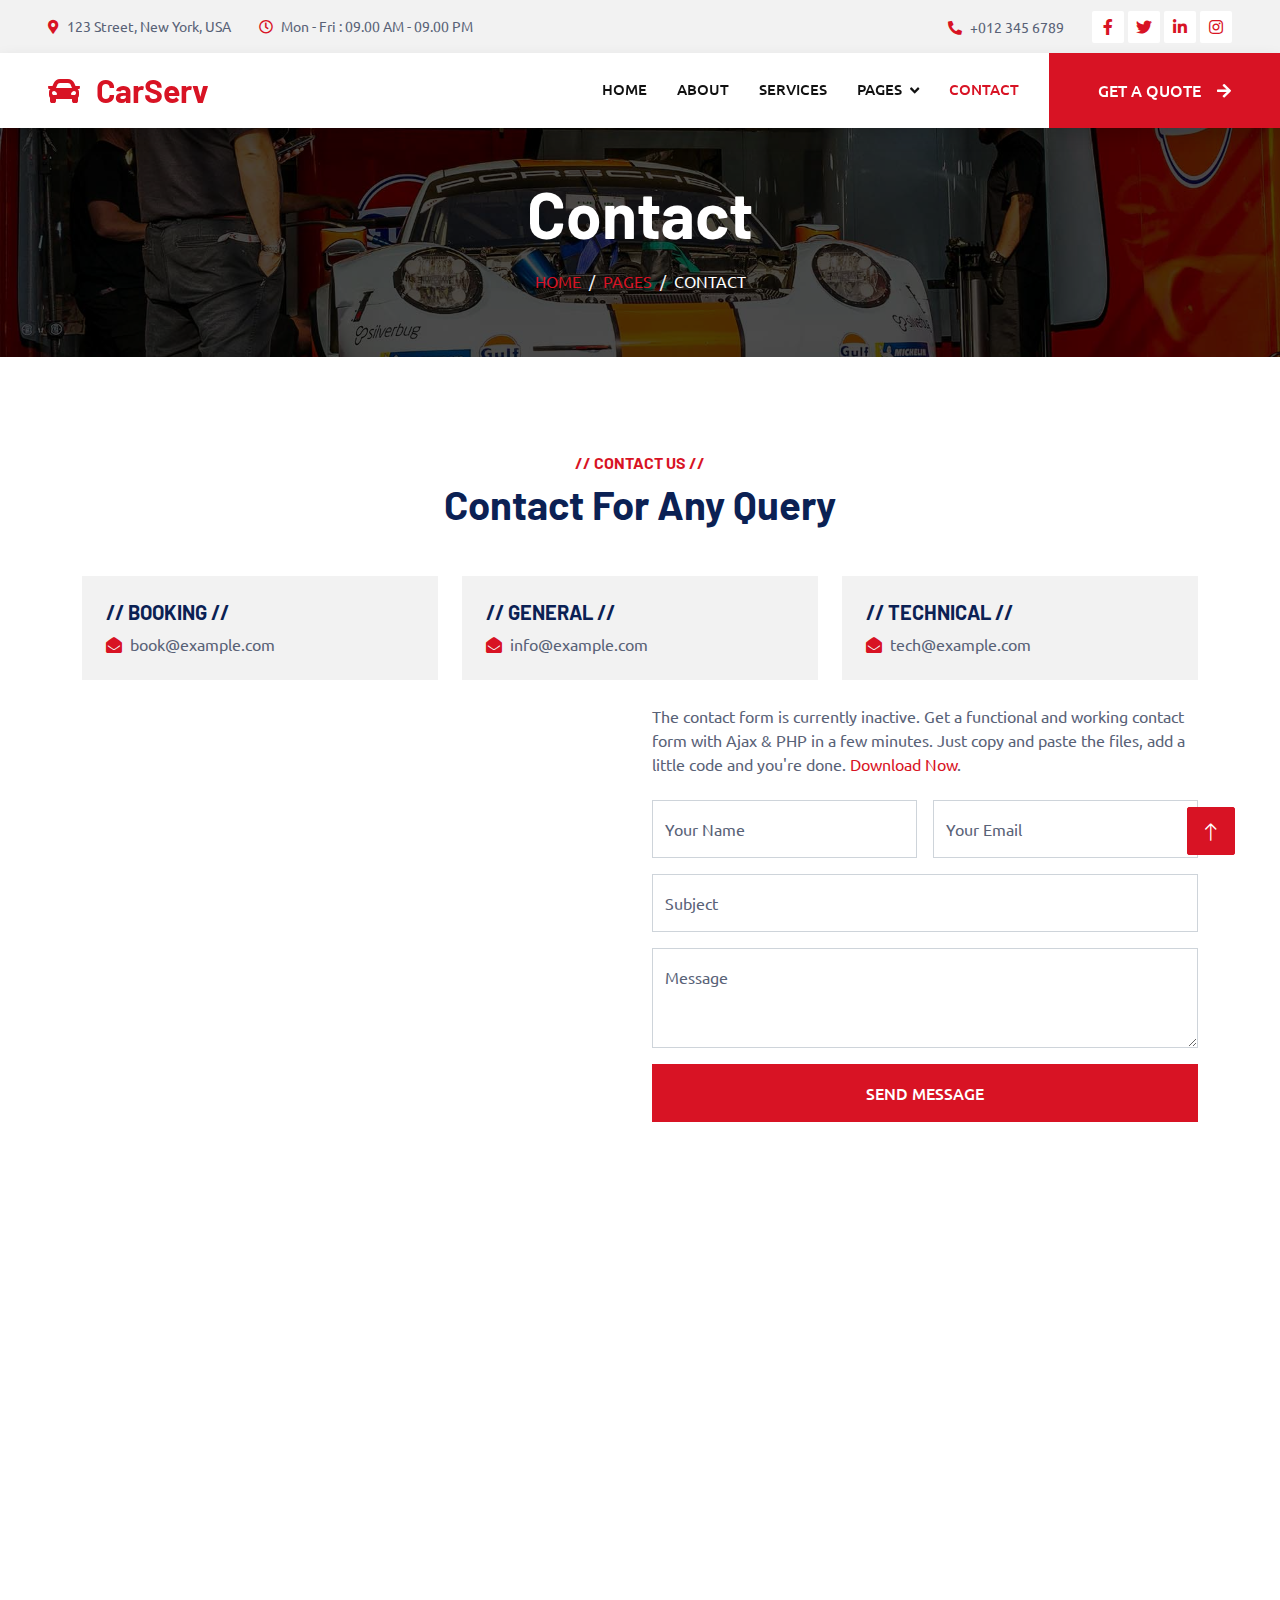
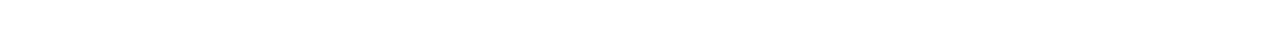
<file: contact.html>
<!DOCTYPE html>
<html lang="en">

<head>
    <meta charset="utf-8">
    <title>CarServ - Car Repair HTML Template</title>
    <meta content="width=device-width, initial-scale=1.0" name="viewport">
    <meta content="" name="keywords">
    <meta content="" name="description">

    <!-- Favicon -->
    <link href="img/favicon.ico" rel="icon">

    <!-- Google Web Fonts -->
    <link rel="preconnect" href="https://fonts.googleapis.com">
    <link rel="preconnect" href="https://fonts.gstatic.com" crossorigin>
    <link href="https://fonts.googleapis.com/css2?family=Barlow:wght@600;700&family=Ubuntu:wght@400;500&display=swap" rel="stylesheet"> 

    <!-- Icon Font Stylesheet -->
    <link href="https://cdnjs.cloudflare.com/ajax/libs/font-awesome/5.10.0/css/all.min.css" rel="stylesheet">
    <link href="https://cdn.jsdelivr.net/npm/bootstrap-icons@1.4.1/font/bootstrap-icons.css" rel="stylesheet">

    <!-- Libraries Stylesheet -->
    <link href="lib/animate/animate.min.css" rel="stylesheet">
    <link href="lib/owlcarousel/assets/owl.carousel.min.css" rel="stylesheet">
    <link href="lib/tempusdominus/css/tempusdominus-bootstrap-4.min.css" rel="stylesheet" />

    <!-- Customized Bootstrap Stylesheet -->
    <link href="css/bootstrap.min.css" rel="stylesheet">

    <!-- Template Stylesheet -->
    <link href="css/style.css" rel="stylesheet">
</head>

<body>
    <!-- Spinner Start -->
    <div id="spinner" class="show bg-white position-fixed translate-middle w-100 vh-100 top-50 start-50 d-flex align-items-center justify-content-center">
        <div class="spinner-border text-primary" style="width: 3rem; height: 3rem;" role="status">
            <span class="sr-only">Loading...</span>
        </div>
    </div>
    <!-- Spinner End -->


    <!-- Topbar Start -->
    <div class="container-fluid bg-light p-0">
        <div class="row gx-0 d-none d-lg-flex">
            <div class="col-lg-7 px-5 text-start">
                <div class="h-100 d-inline-flex align-items-center py-3 me-4">
                    <small class="fa fa-map-marker-alt text-primary me-2"></small>
                    <small>123 Street, New York, USA</small>
                </div>
                <div class="h-100 d-inline-flex align-items-center py-3">
                    <small class="far fa-clock text-primary me-2"></small>
                    <small>Mon - Fri : 09.00 AM - 09.00 PM</small>
                </div>
            </div>
            <div class="col-lg-5 px-5 text-end">
                <div class="h-100 d-inline-flex align-items-center py-3 me-4">
                    <small class="fa fa-phone-alt text-primary me-2"></small>
                    <small>+012 345 6789</small>
                </div>
                <div class="h-100 d-inline-flex align-items-center">
                    <a class="btn btn-sm-square bg-white text-primary me-1" href=""><i class="fab fa-facebook-f"></i></a>
                    <a class="btn btn-sm-square bg-white text-primary me-1" href=""><i class="fab fa-twitter"></i></a>
                    <a class="btn btn-sm-square bg-white text-primary me-1" href=""><i class="fab fa-linkedin-in"></i></a>
                    <a class="btn btn-sm-square bg-white text-primary me-0" href=""><i class="fab fa-instagram"></i></a>
                </div>
            </div>
        </div>
    </div>
    <!-- Topbar End -->


    <!-- Navbar Start -->
    <nav class="navbar navbar-expand-lg bg-white navbar-light shadow sticky-top p-0">
        <a href="index.html" class="navbar-brand d-flex align-items-center px-4 px-lg-5">
            <h2 class="m-0 text-primary"><i class="fa fa-car me-3"></i>CarServ</h2>
        </a>
        <button type="button" class="navbar-toggler me-4" data-bs-toggle="collapse" data-bs-target="#navbarCollapse">
            <span class="navbar-toggler-icon"></span>
        </button>
        <div class="collapse navbar-collapse" id="navbarCollapse">
            <div class="navbar-nav ms-auto p-4 p-lg-0">
                <a href="index.html" class="nav-item nav-link">Home</a>
                <a href="about.html" class="nav-item nav-link">About</a>
                <a href="service.html" class="nav-item nav-link">Services</a>
                <div class="nav-item dropdown">
                    <a href="#" class="nav-link dropdown-toggle" data-bs-toggle="dropdown">Pages</a>
                    <div class="dropdown-menu fade-up m-0">
                        <a href="booking.html" class="dropdown-item">Booking</a>
                        <a href="team.html" class="dropdown-item">Technicians</a>
                        <a href="testimonial.html" class="dropdown-item">Testimonial</a>
                        <a href="404.html" class="dropdown-item">404 Page</a>
                    </div>
                </div>
                <a href="contact.html" class="nav-item nav-link active">Contact</a>
            </div>
            <a href="" class="btn btn-primary py-4 px-lg-5 d-none d-lg-block">Get A Quote<i class="fa fa-arrow-right ms-3"></i></a>
        </div>
    </nav>
    <!-- Navbar End -->


    <!-- Page Header Start -->
    <div class="container-fluid page-header mb-5 p-0" style="background-image: url(img/carousel-bg-1.jpg);">
        <div class="container-fluid page-header-inner py-5">
            <div class="container text-center">
                <h1 class="display-3 text-white mb-3 animated slideInDown">Contact</h1>
                <nav aria-label="breadcrumb">
                    <ol class="breadcrumb justify-content-center text-uppercase">
                        <li class="breadcrumb-item"><a href="#">Home</a></li>
                        <li class="breadcrumb-item"><a href="#">Pages</a></li>
                        <li class="breadcrumb-item text-white active" aria-current="page">Contact</li>
                    </ol>
                </nav>
            </div>
        </div>
    </div>
    <!-- Page Header End -->


    <!-- Contact Start -->
    <div class="container-xxl py-5">
        <div class="container">
            <div class="text-center wow fadeInUp" data-wow-delay="0.1s">
                <h6 class="text-primary text-uppercase">// Contact Us //</h6>
                <h1 class="mb-5">Contact For Any Query</h1>
            </div>
            <div class="row g-4">
                <div class="col-12">
                    <div class="row gy-4">
                        <div class="col-md-4">
                            <div class="bg-light d-flex flex-column justify-content-center p-4">
                                <h5 class="text-uppercase">// Booking //</h5>
                                <p class="m-0"><i class="fa fa-envelope-open text-primary me-2"></i>book@example.com</p>
                            </div>
                        </div>
                        <div class="col-md-4">
                            <div class="bg-light d-flex flex-column justify-content-center p-4">
                                <h5 class="text-uppercase">// General //</h5>
                                <p class="m-0"><i class="fa fa-envelope-open text-primary me-2"></i>info@example.com</p>
                            </div>
                        </div>
                        <div class="col-md-4">
                            <div class="bg-light d-flex flex-column justify-content-center p-4">
                                <h5 class="text-uppercase">// Technical //</h5>
                                <p class="m-0"><i class="fa fa-envelope-open text-primary me-2"></i>tech@example.com</p>
                            </div>
                        </div>
                    </div>
                </div>
                <div class="col-md-6 wow fadeIn" data-wow-delay="0.1s">
                    <iframe class="position-relative rounded w-100 h-100"
                        src="https://www.google.com/maps/embed?pb=!1m18!1m12!1m3!1d3001156.4288297426!2d-78.01371936852176!3d42.72876761954724!2m3!1f0!2f0!3f0!3m2!1i1024!2i768!4f13.1!3m3!1m2!1s0x4ccc4bf0f123a5a9%3A0xddcfc6c1de189567!2sNew%20York%2C%20USA!5e0!3m2!1sen!2sbd!4v1603794290143!5m2!1sen!2sbd"
                        frameborder="0" style="min-height: 350px; border:0;" allowfullscreen="" aria-hidden="false"
                        tabindex="0"></iframe>
                </div>
                <div class="col-md-6">
                    <div class="wow fadeInUp" data-wow-delay="0.2s">
                        <p class="mb-4">The contact form is currently inactive. Get a functional and working contact form with Ajax & PHP in a few minutes. Just copy and paste the files, add a little code and you're done. <a href="https://htmlcodex.com/contact-form">Download Now</a>.</p>
                        <form>
                            <div class="row g-3">
                                <div class="col-md-6">
                                    <div class="form-floating">
                                        <input type="text" class="form-control" id="name" placeholder="Your Name">
                                        <label for="name">Your Name</label>
                                    </div>
                                </div>
                                <div class="col-md-6">
                                    <div class="form-floating">
                                        <input type="email" class="form-control" id="email" placeholder="Your Email">
                                        <label for="email">Your Email</label>
                                    </div>
                                </div>
                                <div class="col-12">
                                    <div class="form-floating">
                                        <input type="text" class="form-control" id="subject" placeholder="Subject">
                                        <label for="subject">Subject</label>
                                    </div>
                                </div>
                                <div class="col-12">
                                    <div class="form-floating">
                                        <textarea class="form-control" placeholder="Leave a message here" id="message" style="height: 100px"></textarea>
                                        <label for="message">Message</label>
                                    </div>
                                </div>
                                <div class="col-12">
                                    <button class="btn btn-primary w-100 py-3" type="submit">Send Message</button>
                                </div>
                            </div>
                        </form>
                    </div>
                </div>
            </div>
        </div>
    </div>
    <!-- Contact End -->


    <!-- Footer Start -->
    <div class="container-fluid bg-dark text-light footer pt-5 mt-5 wow fadeIn" data-wow-delay="0.1s">
        <div class="container py-5">
            <div class="row g-5">
                <div class="col-lg-3 col-md-6">
                    <h4 class="text-light mb-4">Address</h4>
                    <p class="mb-2"><i class="fa fa-map-marker-alt me-3"></i>123 Street, New York, USA</p>
                    <p class="mb-2"><i class="fa fa-phone-alt me-3"></i>+012 345 67890</p>
                    <p class="mb-2"><i class="fa fa-envelope me-3"></i>info@example.com</p>
                    <div class="d-flex pt-2">
                        <a class="btn btn-outline-light btn-social" href=""><i class="fab fa-twitter"></i></a>
                        <a class="btn btn-outline-light btn-social" href=""><i class="fab fa-facebook-f"></i></a>
                        <a class="btn btn-outline-light btn-social" href=""><i class="fab fa-youtube"></i></a>
                        <a class="btn btn-outline-light btn-social" href=""><i class="fab fa-linkedin-in"></i></a>
                    </div>
                </div>
                <div class="col-lg-3 col-md-6">
                    <h4 class="text-light mb-4">Opening Hours</h4>
                    <h6 class="text-light">Monday - Friday:</h6>
                    <p class="mb-4">09.00 AM - 09.00 PM</p>
                    <h6 class="text-light">Saturday - Sunday:</h6>
                    <p class="mb-0">09.00 AM - 12.00 PM</p>
                </div>
                <div class="col-lg-3 col-md-6">
                    <h4 class="text-light mb-4">Services</h4>
                    <a class="btn btn-link" href="">Diagnostic Test</a>
                    <a class="btn btn-link" href="">Engine Servicing</a>
                    <a class="btn btn-link" href="">Tires Replacement</a>
                    <a class="btn btn-link" href="">Oil Changing</a>
                    <a class="btn btn-link" href="">Vacuam Cleaning</a>
                </div>
                <div class="col-lg-3 col-md-6">
                    <h4 class="text-light mb-4">Newsletter</h4>
                    <p>Dolor amet sit justo amet elitr clita ipsum elitr est.</p>
                    <div class="position-relative mx-auto" style="max-width: 400px;">
                        <input class="form-control border-0 w-100 py-3 ps-4 pe-5" type="text" placeholder="Your email">
                        <button type="button" class="btn btn-primary py-2 position-absolute top-0 end-0 mt-2 me-2">SignUp</button>
                    </div>
                </div>
            </div>
        </div>
        <div class="container">
            <div class="copyright">
                <div class="row">
                    <div class="col-md-6 text-center text-md-start mb-3 mb-md-0">
                        &copy; <a class="border-bottom" href="#">Your Site Name</a>, All Right Reserved.

                        <!--/*** This template is free as long as you keep the footer author’s credit link/attribution link/backlink. If you'd like to use the template without the footer author’s credit link/attribution link/backlink, you can purchase the Credit Removal License from "https://htmlcodex.com/credit-removal". Thank you for your support. ***/-->
                        Designed By <a class="border-bottom" href="https://htmlcodex.com">HTML Codex</a>
                    </div>
                    <div class="col-md-6 text-center text-md-end">
                        <div class="footer-menu">
                            <a href="">Home</a>
                            <a href="">Cookies</a>
                            <a href="">Help</a>
                            <a href="">FQAs</a>
                        </div>
                    </div>
                </div>
            </div>
        </div>
    </div>
    <!-- Footer End -->


    <!-- Back to Top -->
    <a href="#" class="btn btn-lg btn-primary btn-lg-square back-to-top"><i class="bi bi-arrow-up"></i></a>


    <!-- JavaScript Libraries -->
    <script src="https://code.jquery.com/jquery-3.4.1.min.js"></script>
    <script src="https://cdn.jsdelivr.net/npm/bootstrap@5.0.0/dist/js/bootstrap.bundle.min.js"></script>
    <script src="lib/wow/wow.min.js"></script>
    <script src="lib/easing/easing.min.js"></script>
    <script src="lib/waypoints/waypoints.min.js"></script>
    <script src="lib/counterup/counterup.min.js"></script>
    <script src="lib/owlcarousel/owl.carousel.min.js"></script>
    <script src="lib/tempusdominus/js/moment.min.js"></script>
    <script src="lib/tempusdominus/js/moment-timezone.min.js"></script>
    <script src="lib/tempusdominus/js/tempusdominus-bootstrap-4.min.js"></script>

    <!-- Template Javascript -->
    <script src="js/main.js"></script>
</body>

</html>
</file>
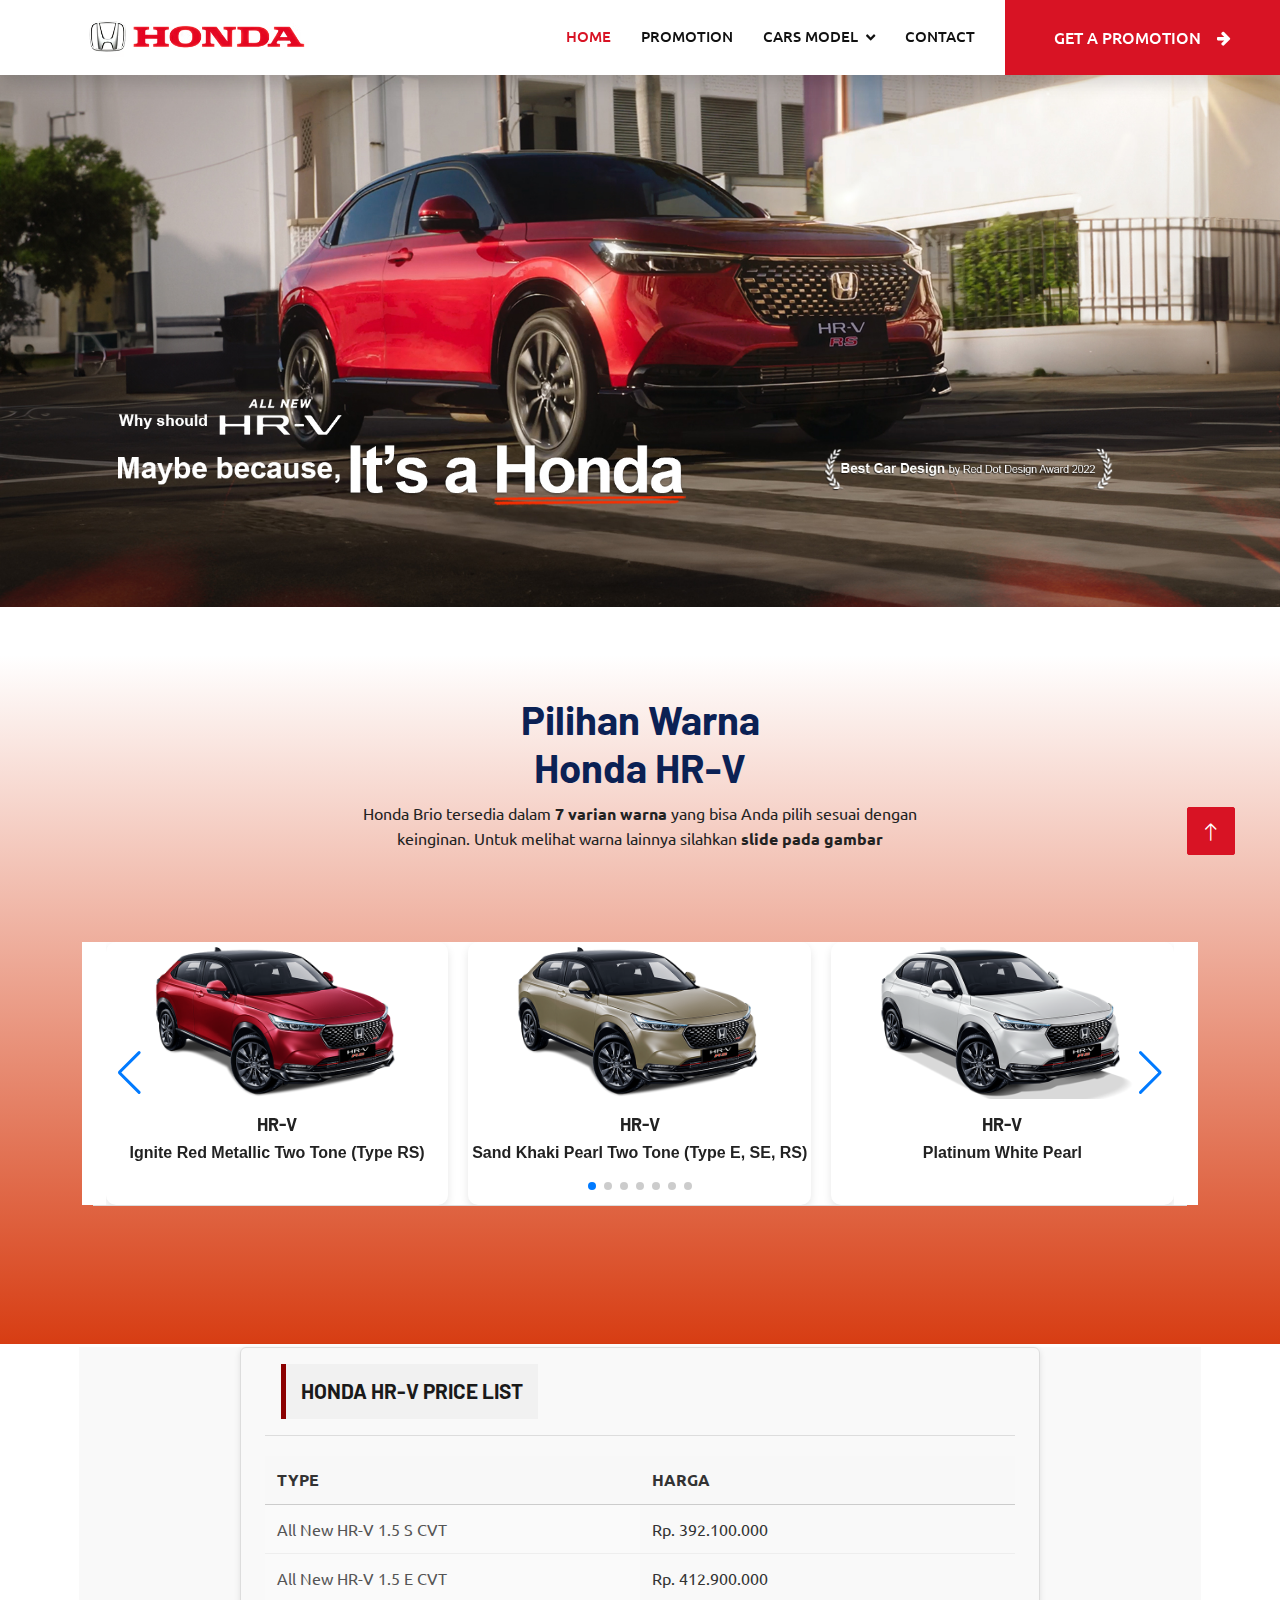
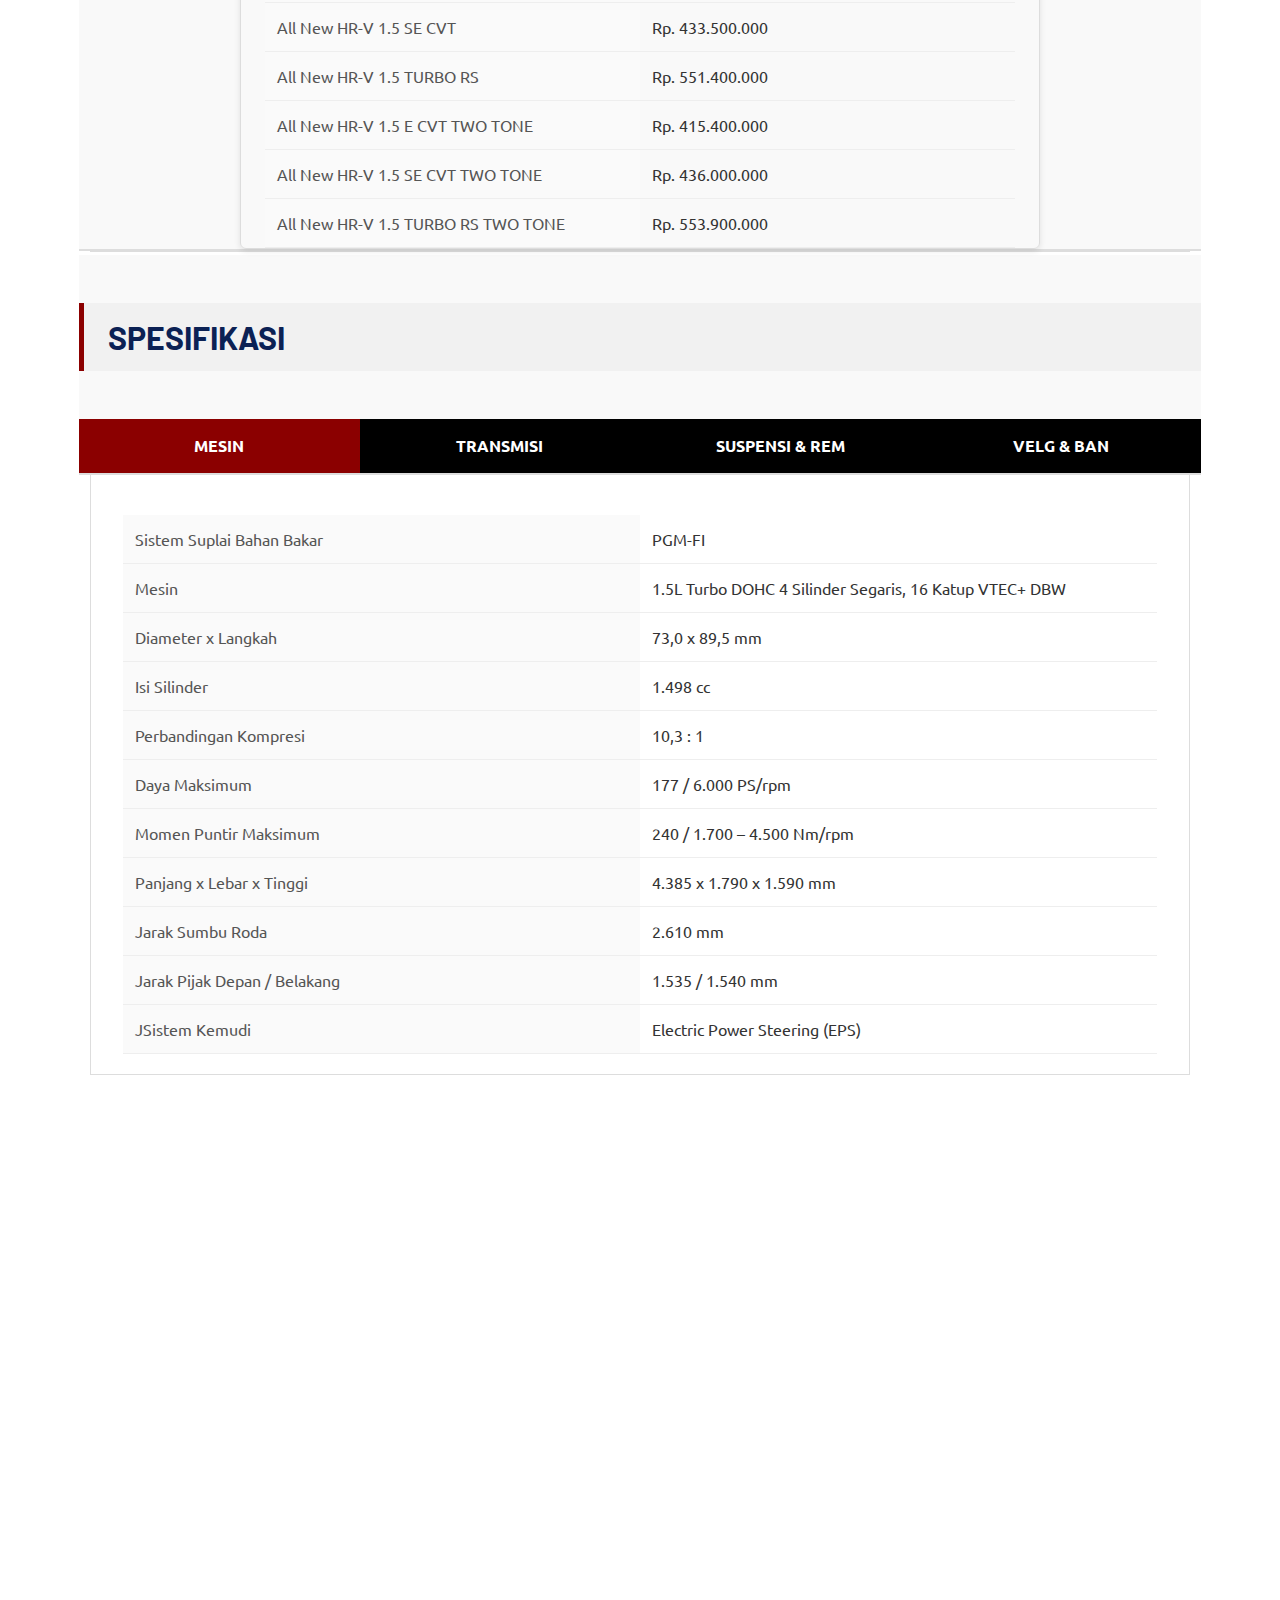
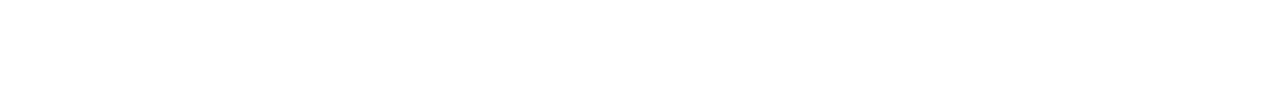
<file: hrv.html>
<!DOCTYPE html>
<html lang="en">

<head>
    <meta charset="utf-8">
    <title>Honda Permata Serpong</title>
    <meta content="width=device-width, initial-scale=1.0" name="viewport">
    <meta content="" name="keywords">
    <meta content="" name="description">
    
    <!-- Favicon -->
    <link href="img/title_honda.png" rel="icon">
    
    <!-- Google Web Fonts -->
    <link rel="preconnect" href="https://fonts.googleapis.com">
    <link rel="preconnect" href="https://fonts.gstatic.com" crossorigin>
    <link href="https://fonts.googleapis.com/css2?family=Barlow:wght@600;700&family=Ubuntu:wght@400;500&display=swap" rel="stylesheet"> 
    
    <!-- Icon Font Stylesheet -->
    <link href="https://cdnjs.cloudflare.com/ajax/libs/font-awesome/5.10.0/css/all.min.css" rel="stylesheet">
    <link href="https://cdn.jsdelivr.net/npm/bootstrap-icons@1.4.1/font/bootstrap-icons.css" rel="stylesheet">
    
    <!-- Libraries Stylesheet -->
    <link href="lib/animate/animate.min.css" rel="stylesheet">
    <link href="lib/owlcarousel/assets/owl.carousel.min.css" rel="stylesheet">
    <link href="lib/tempusdominus/css/tempusdominus-bootstrap-4.min.css" rel="stylesheet" />
    
    <!-- Customized Bootstrap Stylesheet -->
    <link href="css/bootstrap.min.css" rel="stylesheet">
    
    <!-- Template Stylesheet -->
    <link href="css/style.css" rel="stylesheet">
    <link href="css//brio/style_brio.css" rel="stylesheet">
    <link rel="stylesheet" href="https://cdnjs.cloudflare.com/ajax/libs/font-awesome/4.7.0/css/font-awesome.min.css">
      <!-- Swiper CSS -->
      <link rel="stylesheet" href="https://cdn.jsdelivr.net/npm/swiper@11/swiper-bundle.min.css"/>
      
      <!-- font css -->
  <link href="https://fonts.googleapis.com/css2?family=Dancing+Script:wght@700&display=swap" rel="stylesheet">
</head>

<body>
    <!-- Spinner Start -->
    <div id="spinner" class="show bg-white position-fixed translate-middle w-100 vh-100 top-50 start-50 d-flex align-items-center justify-content-center">
        <div class="spinner-border text-primary" style="width: 3rem; height: 3rem;" role="status">
            <span class="sr-only">Loading...</span>
        </div>
    </div>
    <!-- Spinner End -->


     <!-- Navbar Start -->
     <nav class="navbar navbar-expand-lg bg-white navbar-light shadow sticky-top p-0">
      <a href="index.html" class="navbar-brand d-flex align-items-center px-4 px-lg-5" style="margin-right: -70px;">
          <!-- <h2 class="m-0 text-primary"><i class="fa fa-car me-3"></i>CarServ</h2> -->
          <img src="img/logo_honda_header.png" class="img-rounded" alt="Cinque Terre" width="295" height="100">
      </a>
      <button type="button" class="navbar-toggler me-4" data-bs-toggle="collapse" data-bs-target="#navbarCollapse">
          <span class="navbar-toggler-icon"></span>
      </button>
      <div class="collapse navbar-collapse" id="navbarCollapse">
          <div class="navbar-nav ms-auto p-4 p-lg-0">
              <a href="index.html" class="nav-item nav-link active">Home</a>
              <a href="promotion.html" class="nav-item nav-link">Promotion</a>
              <div class="nav-item dropdown">
                  <a href="#" class="nav-link dropdown-toggle" data-bs-toggle="dropdown">Cars Model</a>
                  <div class="dropdown-menu fade-up m-0">
                      <a href="brio.html" class="dropdown-item">Honda Brio</a>
                      <a href="wrv.html" class="dropdown-item">Honda WR-V</a>
                      <a href="brv.html" class="dropdown-item">Honda BR-V</a>
                      <a href="hrv.html" class="dropdown-item">Honda HR-V</a>
                      <a href="crv.html" class="dropdown-item">Honda CR-V</a>
                      <!-- <a href="" class="dropdown-item">Honda City Hatchback RS</a>
                      <a href="" class="dropdown-item">Honda City</a>
                      <a href="" class="dropdown-item">Honda Civic RS</a>
                      <a href="" class="dropdown-item">Honda Accord</a>
                      <a href="" class="dropdown-item">Honda Civic Type R</a> -->
                  </div>
              </div>
              <a href="contact.html" class="nav-item nav-link">Contact</a>
          </div>
          <a href="promotion.html" class="btn btn-primary py-4 px-lg-5 d-none d-lg-block">Get A promotion<i class="fa fa-arrow-right ms-3"></i></a>
      </div>
  </nav>
  <!-- Navbar End -->

     <!-- Carousel Start -->
     <div class="container-fluid p-0 mb-5">
         <img class="w-100" src="img/hrv/hrv_banner.jpg" alt="Image" height="100%">
    </div>
    <!-- Carousel End -->
   
<!-- warna start -->
    <div class="section">
      <h1>Pilihan Warna <br> Honda HR-V</h1>
      <p>
        Honda Brio tersedia dalam <strong>7 varian warna</strong> yang bisa Anda pilih sesuai dengan keinginan.
        Untuk melihat warna lainnya silahkan <strong>slide pada gambar</strong>
      </p>
          <div class="container-xxl py-5">
              <div class="container">
                  <div class="row g-5">
                      <div class="slideShowDisplay">
                          <!-- Swiper Container -->
                          <div class="swiper mySwiper">
                              <div class="swiper-wrapper">
                                  
                          <!-- Slide 1 -->
                          <div class="swiper-slide">
                              <img src="img/hrv/merahtwo.png" alt="Brio" />
                              <h3>HR-V</h3>
                              <p>Ignite Red Metallic Two Tone (Type RS)</p>
                          </div>
                          <div class="swiper-slide">
                              <img src="img/hrv/coklattwo.png" alt="Brio" />
                              <h3>HR-V</h3>
                              <p>Sand Khaki Pearl Two Tone (Type E, SE, RS)</p>
                          </div>
                          <div class="swiper-slide">
                              <img src="img/hrv/putih.png" alt="Brio" />
                              <h3>HR-V</h3>
                              <p>Platinum White Pearl</p>
                          </div>
                           <div class="swiper-slide">
                              <img src="img/hrv/abu.png" alt="Brio" />
                              <h3>HR-V</h3>
                              <p>Meteoroid Gray Metallic</p>
                          </div>
                           <div class="swiper-slide">
                              <img src="img/hrv/hitam2.png" alt="Brio" />
                              <h3>HR-V</h3>
                              <p>Crystal Black Pearl</p>
                          </div>
                           <div class="swiper-slide">
                              <img src="img/hrv/merah.png" alt="Brio" />
                              <h3>HR-V</h3>
                              <p>Ignite Red Metallic (Type RS)</p>
                          </div>
                           <div class="swiper-slide">
                              <img src="img/hrv/coklat.png" alt="Brio" />
                              <h3>HR-V</h3>
                              <p>Sand Khaki Pearl (Type E, SE, RS)</p>
                          </div>
                          

                      </div>

                      <!-- Navigation buttons -->
                      <div class="swiper-button-next"></div>
                      <div class="swiper-button-prev"></div>
                      
                      <!-- Pagination dots -->
                      <div class="swiper-pagination"></div>
                  </div>
                  </div>
              </div>
          </div>
       </div>
    </div>
  <!-- warna End -->
    
    <!-- price start -->

    <div class="container">
      <div class="tabs row g-5">
                    
        <div class="price-list">
                <div class="price-list-header">
                    <h2>HONDA HR-V PRICE LIST</h2>
                </div>
                <table>
                <thead>
                    <tr>
                        <th>TYPE</th>
                        <th>HARGA</th>
                    </tr>
                </thead>
                <tbody>
                  <tr><td>All New HR-V 1.5 S CVT</td><td>Rp. 392.100.000</td></tr>
                  <tr><td>All New HR-V 1.5 E CVT</td><td>Rp. 412.900.000</td></tr>
                  <tr><td>All New HR-V 1.5 SE CVT</td><td>Rp. 433.500.000</td></tr>
                  <tr><td>All New HR-V 1.5 TURBO RS</td><td>Rp. 551.400.000</td></tr>
                  <tr><td>All New HR-V 1.5 E CVT TWO TONE</td><td>Rp. 415.400.000</td></tr>
                  <tr><td>All New HR-V 1.5 SE CVT TWO TONE</td><td>Rp. 436.000.000</td></tr>
                  <tr><td>All New HR-V 1.5 TURBO RS TWO TONE</td><td>Rp. 553.900.000</td></tr>
                </tbody>
            </table>
        </div>
    </div>  
   </div>

<!-- price End -->


<!-- spesifikasi start -->
<div class="container">
    <div class="tabs row g-5">
            <h2>SPESIFIKASI</h2>
            <div class="tab active" onclick="showTab(0)">MESIN</div>
            <div class="tab" onclick="showTab(1)">TRANSMISI</div>
            <div class="tab" onclick="showTab(2)">SUSPENSI & REM</div>
            <div class="tab" onclick="showTab(3)">VELG & BAN</div>
        </div>
    
        <div class="tab-content active">
            <table>
              <tr>
                <td>Sistem Suplai Bahan Bakar</td>
                <td>PGM-FI</td>
              </tr>
              <tr>
                <td>Mesin</td>
                <td>1.5L Turbo DOHC 4 Silinder Segaris, 16 Katup VTEC+ DBW</td>
              </tr>
              <tr>
                <td>Diameter x Langkah</td>
                <td>73,0 x 89,5 mm</td>
              </tr>
              <tr>
                <td>Isi Silinder</td>
                <td>1.498 cc</td>
              </tr>
              <tr>
                <td>Perbandingan Kompresi</td>
                <td>10,3 : 1</td>
              </tr>
              <tr>
                <td>Daya Maksimum</td>
                <td>177 / 6.000 PS/rpm</td>
              </tr>
              <tr>
                <td>Momen Puntir Maksimum</td>
                <td>240 / 1.700 – 4.500 Nm/rpm</td>
              </tr>
              <tr>
                <td>Panjang x Lebar x Tinggi</td>
                <td>4.385 x 1.790 x 1.590 mm</td>
              </tr>
              <tr>
                <td>Jarak Sumbu Roda</td>
                <td>2.610 mm</td>
              </tr>
              <tr>
                <td>Jarak Pijak Depan / Belakang</td>
                <td>1.535 / 1.540 mm</td>
              </tr>
              <tr>
                <td>JSistem Kemudi</td>
                <td>Electric Power Steering (EPS)</td>
              </tr>
              </table>
        </div>
        
        <!-- Konten tab lain bisa ditambahkan di bawah -->
        <div class="tab-content">
            <table>
              <tr>
                <td>Tipe</td>
                <td>Continuously Variable Transmission</td>
              </tr>
              <tr>
                <td>Forward</td>
                <td>2,645 – 0,405</td>
              </tr>
              <tr>
                <td>Reverse</td>
                <td>1,858 – 1,264</td>
              </tr>
              <tr>
                <td>Final Gear</td>
                <td>5,047</td>
              </tr>
            </table>
        </div>
        <div class="tab-content">
            <table>
              <tr>
                <td>Suspensi Depan</td>
                <td>MacPherson Strut</td>
              </tr>
              <tr>
                <td>Suspensi Belakang</td>
                <td>H-Shape Torsion Beam</td>
              </tr>
              <tr>
                <td>Rem Depan</td>
                <td>Ventilated Disc</td>
              </tr>
              <tr>
                <td>Rem Belakang</td>
                <td>Solid Disc</td>
              </tr>
              <tr>
                <td>Rem Parkir</td>
                <td>Electric Parking Brake</td>
              </tr>
            </table>
        </div>
        <div class="tab-content">
            <table>
                <tr><td>Velg</td><td>18 x 7.5 J</td></tr>
                <tr><td>Roda</td><td>225 / 50 R18 95V</td></tr>
              </table>
        </div>
    </div>
    <!-- spesifikasi End -->
    
    <!-- Footer Start -->
    <div class="container-fluid bg-dark text-light footer pt-5 mt-5 wow fadeIn" data-wow-delay="0.1s">
      <div class="container py-5">
          <div class="row g-5 justify-content-center">
              <div class="col-lg-5 col-md-8">
                  <h4 class="text-light mb-4">Address</h4>
                  <p class="mb-2"><i class="far fa-map me-3"></i> Jl. Boulevard Gading Serpong CBD Lot. 1, Gading Serpong, Curug Sangereng, Tangerang, Banten 15810.</p>
                  <p class="mb-2"><i class="fa fa-whatsapp me-3"></i>0852-8586-3989</p>
                  <p class="mb-2"><i class="fa fa-envelope me-3"></i>santyhondapermataserpong@gmail.com</p>
                  <div class="d-flex pt-2">
                      <a class="btn btn-outline-light btn-social" href="http://wa.me/6285285863989"><i class="fab fa-whatsapp"></i></a>
                      <a class="btn btn-outline-light btn-social" href="https://www.instagram.com/santy_hondatgr?igsh=NmY1YzBqYnNjemJo&utm_source=qr"><i class="fab fa-instagram"></i></a>
                      <a class="btn btn-outline-light btn-social" href="https://www.facebook.com/share/1CN4FMyBog/?mibextid=wwXIfr"><i class="fab fa-facebook-f"></i></a>
                  </div>
              </div>
              <div class="col-lg-3 col-md-6">
                  <h4 class="text-light mb-4">Opening Hours</h4>
                  <h6 class="text-light">Monday - Friday:</h6>
                  <p class="mb-4">08.30 AM - 19.00 PM</p>
                  <h6 class="text-light">Saturday - Sunday:</h6>
                  <p class="mb-0">08.30 AM - 17.00 PM</p>
              </div>
              <div class="col-lg-3 col-md-6">
                  <h4 class="text-light mb-4">Services</h4>
                  <a class="btn btn-link" href="index.html">Home</a>
                  <a class="btn btn-link" href="promotion.html">Promotion</a>
                  <a class="btn btn-link" href="contact.html">Contact</a>
              </div>
          </div>
      </div>
      <div class="container">
          <div class="copyright">
              <div class="row">
                  <div class="col-md-6 text-center text-md-start mb-3 mb-md-0">
                      &copy; <a class="border-bottom" href="index.html">Honda Permata Serpong</a>, All Right Reserved.
                      <!--/*** This template is free as long as you keep the footer author’s credit link/attribution link/backlink. If you'd like to use the template without the footer author’s credit link/attribution link/backlink, you can purchase the Credit Removal License from "https://htmlcodex.com/credit-removal". Thank you for your support. ***/-->
                      Designed By <a class="border-bottom" href="https://htmlcodex.com">HTML Codex</a>
                  </div>
                  <div class="col-md-6 text-center text-md-end">
                  </div>
              </div>
          </div>
      </div>
  </div>
  <!-- Footer End -->


    <!-- Back to Top -->
    <a href="#" class="btn btn-lg btn-primary btn-lg-square back-to-top"><i class="bi bi-arrow-up"></i></a>


   <!-- JavaScript Libraries -->
    
   <script src="https://code.jquery.com/jquery-3.4.1.min.js"></script>
   <script src="https://cdn.jsdelivr.net/npm/bootstrap@5.0.0/dist/js/bootstrap.bundle.min.js"></script>
   <script src="lib/wow/wow.min.js"></script>
   <script src="lib/easing/easing.min.js"></script>
   <script src="lib/waypoints/waypoints.min.js"></script>
   <script src="lib/counterup/counterup.min.js"></script>
   <script src="lib/owlcarousel/owl.carousel.min.js"></script>
   <script src="lib/tempusdominus/js/moment.min.js"></script>
   <script src="lib/tempusdominus/js/moment-timezone.min.js"></script>
   <script src="lib/tempusdominus/js/tempusdominus-bootstrap-4.min.js"></script>
<!-- Swiper JS -->
<script src="https://cdn.jsdelivr.net/npm/swiper@11/swiper-bundle.min.js"></script>

   <!-- Template Javascript -->
   <script src="js/main.js"></script>

   <script>
    function showTab(index) {
      const tabs = document.querySelectorAll('.tab');
      const contents = document.querySelectorAll('.tab-content');
      tabs.forEach((tab, i) => {
        tab.classList.toggle('active', i === index);
        contents[i].classList.toggle('active', i === index);
      });
    }
  </script>


</body>

</html>
</file>
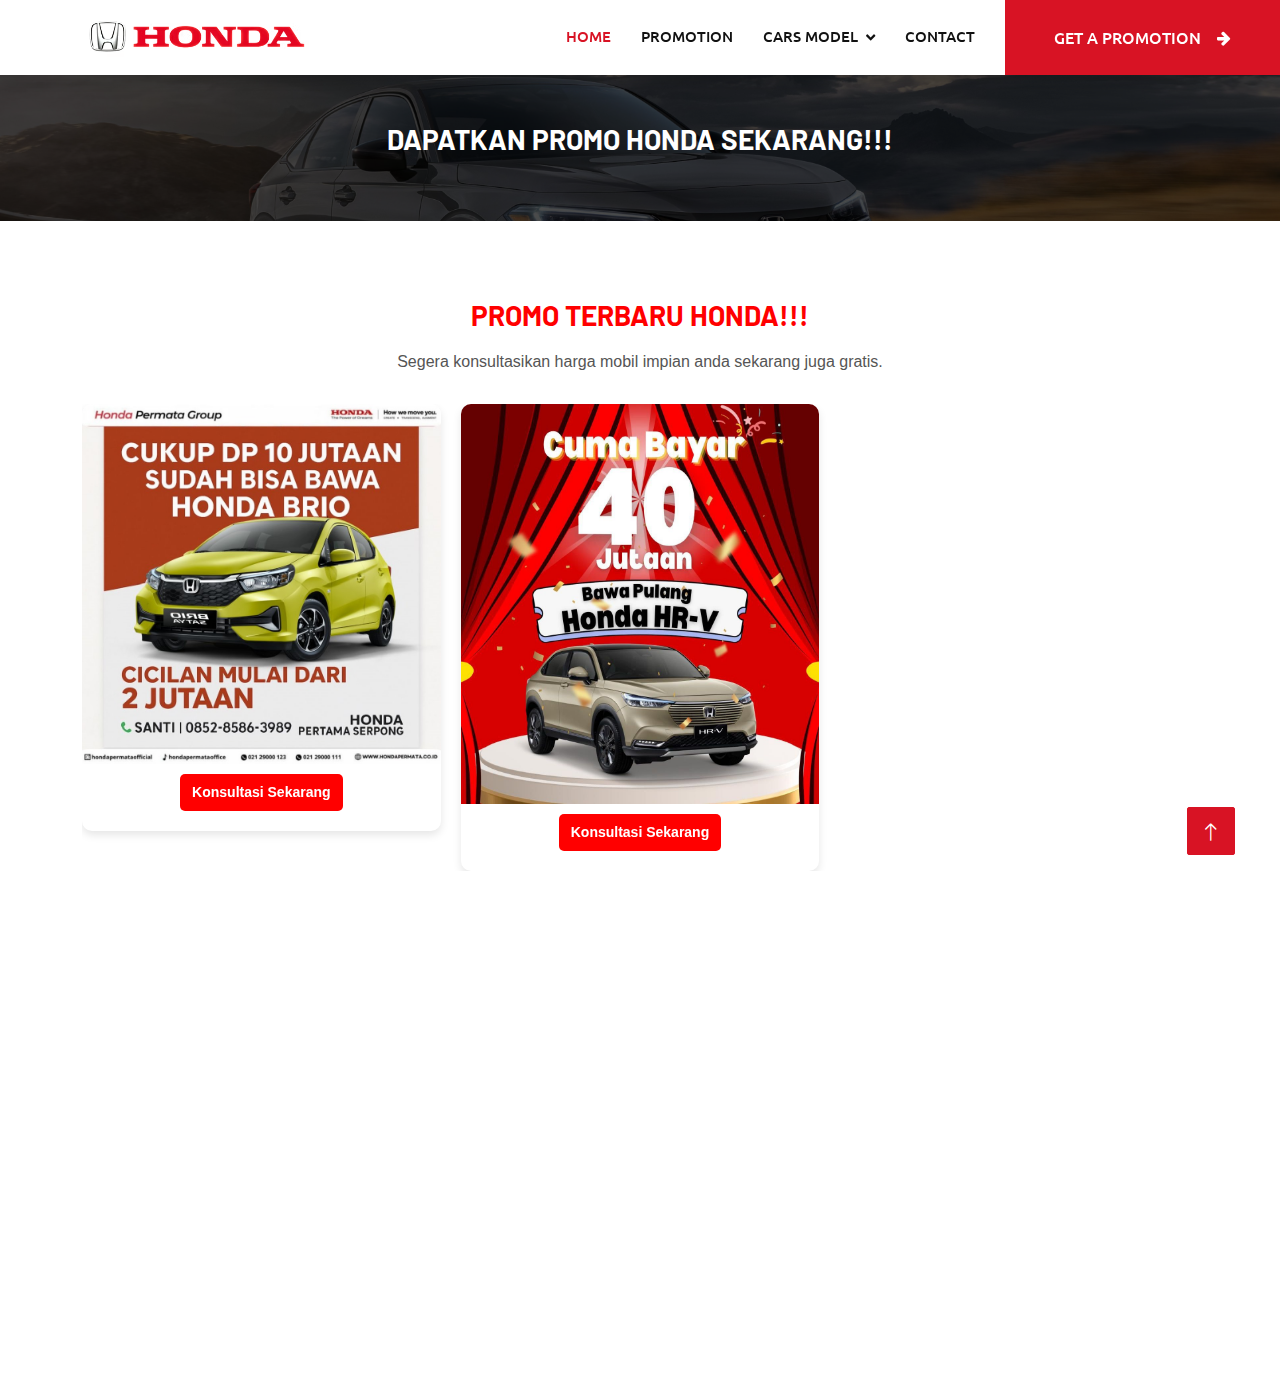
<file: promotion.html>
<!DOCTYPE html>
<html lang="en">

<head>
    <meta charset="utf-8">
    <title>Honda Permata Serpong</title>
    <meta content="width=device-width, initial-scale=1.0" name="viewport">
    <meta content="" name="keywords">
    <meta content="" name="description">
    
    <!-- Favicon -->
    <link href="img/title_honda.png" rel="icon">
    
    <!-- Google Web Fonts -->
    <link rel="preconnect" href="https://fonts.googleapis.com">
    <link rel="preconnect" href="https://fonts.gstatic.com" crossorigin>
    <link href="https://fonts.googleapis.com/css2?family=Barlow:wght@600;700&family=Ubuntu:wght@400;500&display=swap" rel="stylesheet"> 
    
    <!-- Icon Font Stylesheet -->
    <link href="https://cdnjs.cloudflare.com/ajax/libs/font-awesome/5.10.0/css/all.min.css" rel="stylesheet">
    <link href="https://cdn.jsdelivr.net/npm/bootstrap-icons@1.4.1/font/bootstrap-icons.css" rel="stylesheet">
    
    <!-- Libraries Stylesheet -->
    <link href="lib/animate/animate.min.css" rel="stylesheet">
    <link href="lib/owlcarousel/assets/owl.carousel.min.css" rel="stylesheet">
    <link href="lib/tempusdominus/css/tempusdominus-bootstrap-4.min.css" rel="stylesheet" />
    
    <!-- Customized Bootstrap Stylesheet -->
    <link href="css/bootstrap.min.css" rel="stylesheet">
    
    <!-- Template Stylesheet -->
    <link href="css/style.css" rel="stylesheet">
    <link rel="stylesheet" href="https://cdnjs.cloudflare.com/ajax/libs/font-awesome/4.7.0/css/font-awesome.min.css">
      <!-- Swiper CSS -->
      <link rel="stylesheet" href="https://cdn.jsdelivr.net/npm/swiper@11/swiper-bundle.min.css"/>
      
      <!-- font css -->
  <link href="https://fonts.googleapis.com/css2?family=Dancing+Script:wght@700&display=swap" rel="stylesheet">
</head>

<body>
    <!-- Spinner Start -->
    <div id="spinner" class="show bg-white position-fixed translate-middle w-100 vh-100 top-50 start-50 d-flex align-items-center justify-content-center">
        <div class="spinner-border text-primary" style="width: 3rem; height: 3rem;" role="status">
            <span class="sr-only">Loading...</span>
        </div>
    </div>
    <!-- Spinner End -->


     <!-- Navbar Start -->
     <nav class="navbar navbar-expand-lg bg-white navbar-light shadow sticky-top p-0">
        <a href="index.html" class="navbar-brand d-flex align-items-center px-4 px-lg-5" style="margin-right: -70px;">
            <!-- <h2 class="m-0 text-primary"><i class="fa fa-car me-3"></i>CarServ</h2> -->
            <img src="img/logo_honda_header.png" class="img-rounded" alt="Cinque Terre" width="295" height="100">
        </a>
        <button type="button" class="navbar-toggler me-4" data-bs-toggle="collapse" data-bs-target="#navbarCollapse">
            <span class="navbar-toggler-icon"></span>
        </button>
        <div class="collapse navbar-collapse" id="navbarCollapse">
            <div class="navbar-nav ms-auto p-4 p-lg-0">
                <a href="index.html" class="nav-item nav-link active">Home</a>
                <a href="promotion.html" class="nav-item nav-link">Promotion</a>
                <div class="nav-item dropdown">
                    <a href="#" class="nav-link dropdown-toggle" data-bs-toggle="dropdown">Cars Model</a>
                    <div class="dropdown-menu fade-up m-0">
                        <a href="brio.html" class="dropdown-item">Honda Brio</a>
                        <a href="wrv.html" class="dropdown-item">Honda WR-V</a>
                        <a href="brv.html" class="dropdown-item">Honda BR-V</a>
                        <a href="hrv.html" class="dropdown-item">Honda HR-V</a>
                        <a href="crv.html" class="dropdown-item">Honda CR-V</a>
                        <!-- <a href="" class="dropdown-item">Honda City Hatchback RS</a>
                        <a href="" class="dropdown-item">Honda City</a>
                        <a href="" class="dropdown-item">Honda Civic RS</a>
                        <a href="" class="dropdown-item">Honda Accord</a>
                        <a href="" class="dropdown-item">Honda Civic Type R</a> -->
                    </div>
                </div>
                <a href="contact.html" class="nav-item nav-link">Contact</a>
            </div>
            <a href="promotion.html" class="btn btn-primary py-4 px-lg-5 d-none d-lg-block">Get A promotion<i class="fa fa-arrow-right ms-3"></i></a>
        </div>
    </nav>
    <!-- Navbar End -->


    <!-- Page Header Start -->
    <div class="container-fluid page-header mb-5 p-0" style="background-image: url(img/bestimage.png);">
        <div class="container-fluid page-header-inner py-5">
            <div class="container text-center">
                <h1 class="display-3 text-white mb-3 animated slideInDown blink-text">DAPATKAN PROMO HONDA SEKARANG!!!<h1>
            </div>
        </div>
    </div>
    <!-- Page Header End -->


     <!-- promo Start -->
     <div class="container-xxl py-5">
        <div class="container">
            <div class="row g-5">
                <div class="slideShowDisplay">           
                    <h1 class="section-title blink-text">PROMO TERBARU HONDA!!!</h1>
                    <p class="section-subtitle">Segera konsultasikan harga mobil impian anda sekarang juga gratis.</p>
                    
                    <!-- Swiper Container -->
                    <div class="swiper mySwiper">
                        <div class="swiper-wrapper">
                            
                    <!-- Slide 1 -->
                    <div class="swiper-slide">
                        <img src="img/promotion/promo1.jpg" alt="Hr-v" />
                        <a href="http://wa.me/6285285863989" class="btn-konsultasi">Konsultasi Sekarang</a>
                    </div>
                    <div class="swiper-slide">
                        <img src="img/promotion/promo3.jpg" alt="Brio" />
                        <a href="http://wa.me/6285285863989" class="btn-konsultasi">Konsultasi Sekarang</a>
                    </div>
                    <!--<div class="swiper-slide">
                        <img src="img/hr-v_display.png" alt="Brio" />
                        <a href="#" class="btn-konsultasi">Konsultasi Sekarang</a>
                    </div>
                    <div class="swiper-slide">
                        <img src="img/hr-v_display.png" alt="Brio" />
                        <a href="#" class="btn-konsultasi">Konsultasi Sekarang</a>
                    </div>
                    
                    <div class="swiper-slide">
                        <img src="img/hr-v_display.png" alt="BR-V" />
                        <a href="#" class="btn-konsultasi">Konsultasi Sekarang</a>
                    </div>
                    
                    <div class="swiper-slide">
                        <img src="img/hr-v_display.png" alt="Accord" />
                        <a href="#" class="btn-konsultasi">Konsultasi Sekarang</a>
                    </div>
                    
                    <div class="swiper-slide">
                        <img src="img/hr-v_display.png" alt="Civic Sedan" />
                        <a href="#" class="btn-konsultasi">Konsultasi Sekarang</a>
                    </div>
                    
                    <div class="swiper-slide">
                        <img src="img/hr-v_display.png" alt="City Hatchback" />
                        <a href="#" class="btn-konsultasi">Konsultasi Sekarang</a>
                    </div>
                    
                    <div class="swiper-slide">
                        <img src="img/hr-v_display.png" alt="Civic Type R" />
                        <a href="#" class="btn-konsultasi">Konsultasi Sekarang</a>
                    </div>
                -->

                </div>

                <!-- Navigation buttons -->
                <div class="swiper-button-next"></div>
                <div class="swiper-button-prev"></div>
                
                <!-- Pagination dots -->
                <div class="swiper-pagination"></div>
            </div>
            </div>
        </div>
    </div>
</div>
<!-- promo End -->
        

    <!-- Footer Start -->
    <div class="container-fluid bg-dark text-light footer pt-5 mt-5 wow fadeIn" data-wow-delay="0.1s">
        <div class="container py-5">
            <div class="row g-5 justify-content-center">
                <div class="col-lg-5 col-md-8">
                    <h4 class="text-light mb-4">Address</h4>
                    <p class="mb-2"><i class="far fa-map me-3"></i> Jl. Boulevard Gading Serpong CBD Lot. 1, Gading Serpong, Curug Sangereng, Tangerang, Banten 15810.</p>
                    <p class="mb-2"><i class="fa fa-whatsapp me-3"></i>0852-8586-3989</p>
                    <p class="mb-2"><i class="fa fa-envelope me-3"></i>santyhondapermataserpong@gmail.com</p>
                    <div class="d-flex pt-2">
                        <a class="btn btn-outline-light btn-social" href="http://wa.me/6285285863989"><i class="fab fa-whatsapp"></i></a>
                        <a class="btn btn-outline-light btn-social" href="https://www.instagram.com/santy_hondatgr?igsh=NmY1YzBqYnNjemJo&utm_source=qr"><i class="fab fa-instagram"></i></a>
                        <a class="btn btn-outline-light btn-social" href="https://www.facebook.com/share/1CN4FMyBog/?mibextid=wwXIfr"><i class="fab fa-facebook-f"></i></a>
                    </div>
                </div>
                <div class="col-lg-3 col-md-6">
                    <h4 class="text-light mb-4">Opening Hours</h4>
                    <h6 class="text-light">Monday - Friday:</h6>
                    <p class="mb-4">08.30 AM - 19.00 PM</p>
                    <h6 class="text-light">Saturday - Sunday:</h6>
                    <p class="mb-0">08.30 AM - 17.00 PM</p>
                </div>
                <div class="col-lg-3 col-md-6">
                    <h4 class="text-light mb-4">Services</h4>
                    <a class="btn btn-link" href="index.html">Home</a>
                    <a class="btn btn-link" href="promotion.html">Promotion</a>
                    <a class="btn btn-link" href="contact.html">Contact</a>
                </div>
            </div>
        </div>
        <div class="container">
            <div class="copyright">
                <div class="row">
                    <div class="col-md-6 text-center text-md-start mb-3 mb-md-0">
                        &copy; <a class="border-bottom" href="index.html">Honda Permata Serpong</a>, All Right Reserved.
                        <!--/*** This template is free as long as you keep the footer author’s credit link/attribution link/backlink. If you'd like to use the template without the footer author’s credit link/attribution link/backlink, you can purchase the Credit Removal License from "https://htmlcodex.com/credit-removal". Thank you for your support. ***/-->
                        Designed By <a class="border-bottom" href="https://htmlcodex.com">HTML Codex</a>
                    </div>
                    <div class="col-md-6 text-center text-md-end">
                    </div>
                </div>
            </div>
        </div>
    </div>
    <!-- Footer End -->


    <!-- Back to Top -->
    <a href="#" class="btn btn-lg btn-primary btn-lg-square back-to-top"><i class="bi bi-arrow-up"></i></a>


   <!-- JavaScript Libraries -->
    
   <script src="https://code.jquery.com/jquery-3.4.1.min.js"></script>
   <script src="https://cdn.jsdelivr.net/npm/bootstrap@5.0.0/dist/js/bootstrap.bundle.min.js"></script>
   <script src="lib/wow/wow.min.js"></script>
   <script src="lib/easing/easing.min.js"></script>
   <script src="lib/waypoints/waypoints.min.js"></script>
   <script src="lib/counterup/counterup.min.js"></script>
   <script src="lib/owlcarousel/owl.carousel.min.js"></script>
   <script src="lib/tempusdominus/js/moment.min.js"></script>
   <script src="lib/tempusdominus/js/moment-timezone.min.js"></script>
   <script src="lib/tempusdominus/js/tempusdominus-bootstrap-4.min.js"></script>
<!-- Swiper JS -->
<script src="https://cdn.jsdelivr.net/npm/swiper@11/swiper-bundle.min.js"></script>

   <!-- Template Javascript -->
   <script src="js/main.js"></script>
</body>

</html>
</file>
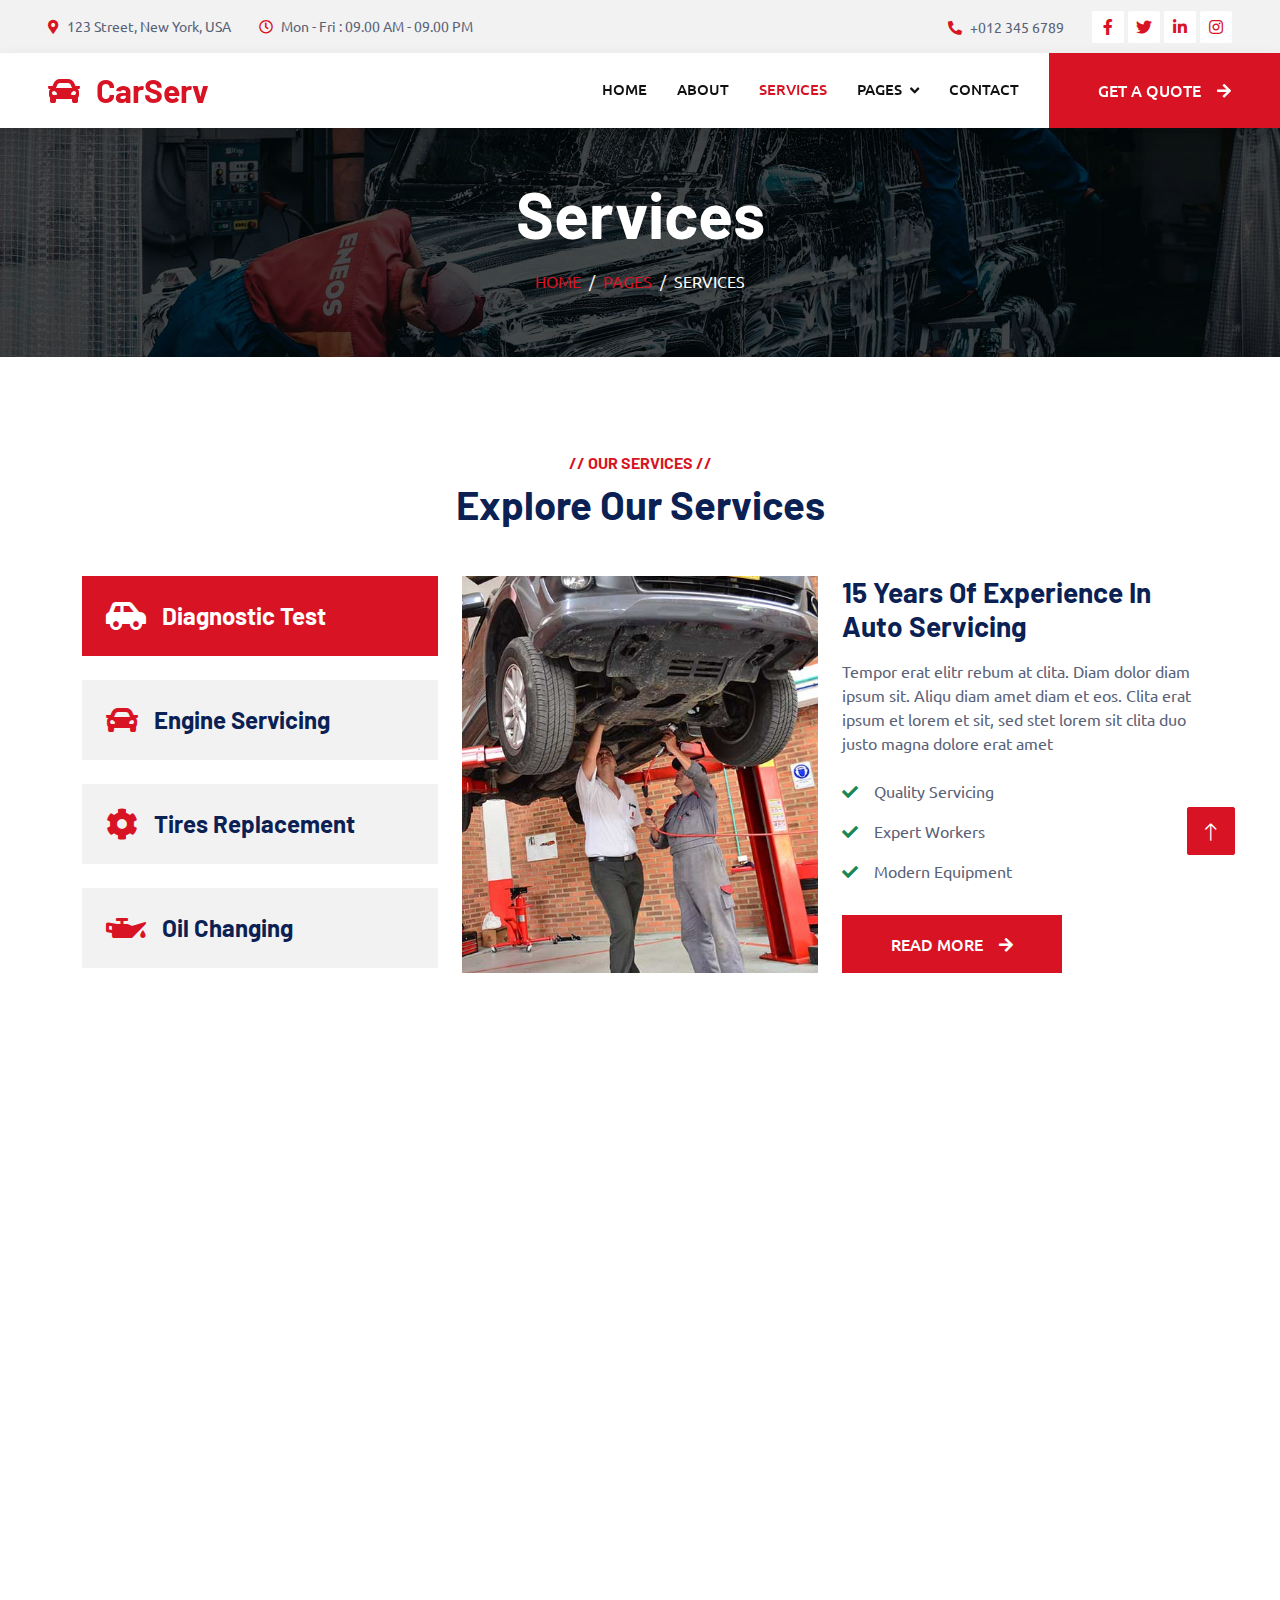
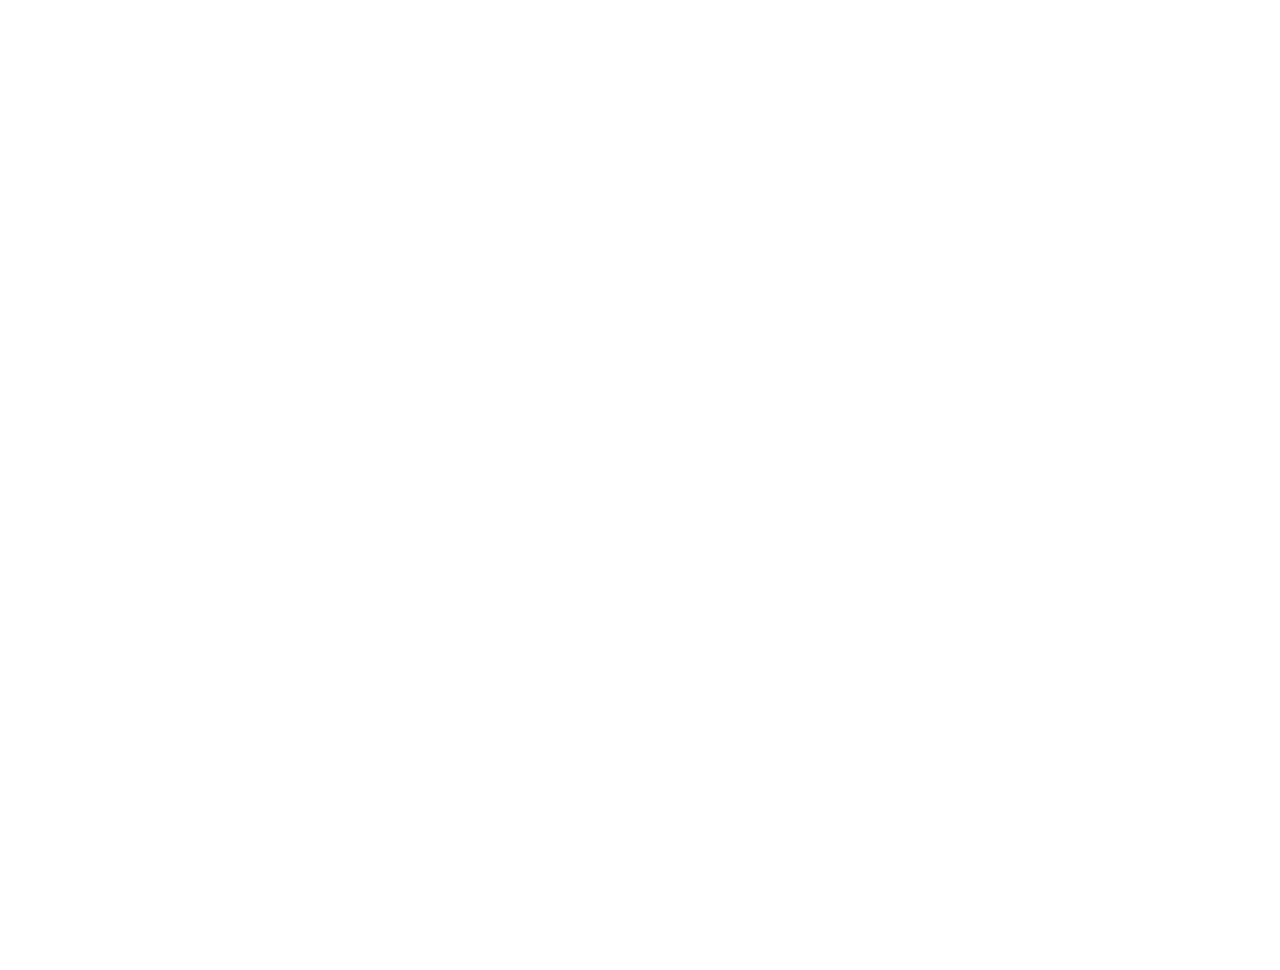
<file: service.html>
<!DOCTYPE html>
<html lang="en">

<head>
    <meta charset="utf-8">
    <title>CarServ - Car Repair HTML Template</title>
    <meta content="width=device-width, initial-scale=1.0" name="viewport">
    <meta content="" name="keywords">
    <meta content="" name="description">

    <!-- Favicon -->
    <link href="img/favicon.ico" rel="icon">

    <!-- Google Web Fonts -->
    <link rel="preconnect" href="https://fonts.googleapis.com">
    <link rel="preconnect" href="https://fonts.gstatic.com" crossorigin>
    <link href="https://fonts.googleapis.com/css2?family=Barlow:wght@600;700&family=Ubuntu:wght@400;500&display=swap" rel="stylesheet"> 

    <!-- Icon Font Stylesheet -->
    <link href="https://cdnjs.cloudflare.com/ajax/libs/font-awesome/5.10.0/css/all.min.css" rel="stylesheet">
    <link href="https://cdn.jsdelivr.net/npm/bootstrap-icons@1.4.1/font/bootstrap-icons.css" rel="stylesheet">

    <!-- Libraries Stylesheet -->
    <link href="lib/animate/animate.min.css" rel="stylesheet">
    <link href="lib/owlcarousel/assets/owl.carousel.min.css" rel="stylesheet">
    <link href="lib/tempusdominus/css/tempusdominus-bootstrap-4.min.css" rel="stylesheet" />

    <!-- Customized Bootstrap Stylesheet -->
    <link href="css/bootstrap.min.css" rel="stylesheet">

    <!-- Template Stylesheet -->
    <link href="css/style.css" rel="stylesheet">
</head>

<body>
    <!-- Spinner Start -->
    <div id="spinner" class="show bg-white position-fixed translate-middle w-100 vh-100 top-50 start-50 d-flex align-items-center justify-content-center">
        <div class="spinner-border text-primary" style="width: 3rem; height: 3rem;" role="status">
            <span class="sr-only">Loading...</span>
        </div>
    </div>
    <!-- Spinner End -->


    <!-- Topbar Start -->
    <div class="container-fluid bg-light p-0">
        <div class="row gx-0 d-none d-lg-flex">
            <div class="col-lg-7 px-5 text-start">
                <div class="h-100 d-inline-flex align-items-center py-3 me-4">
                    <small class="fa fa-map-marker-alt text-primary me-2"></small>
                    <small>123 Street, New York, USA</small>
                </div>
                <div class="h-100 d-inline-flex align-items-center py-3">
                    <small class="far fa-clock text-primary me-2"></small>
                    <small>Mon - Fri : 09.00 AM - 09.00 PM</small>
                </div>
            </div>
            <div class="col-lg-5 px-5 text-end">
                <div class="h-100 d-inline-flex align-items-center py-3 me-4">
                    <small class="fa fa-phone-alt text-primary me-2"></small>
                    <small>+012 345 6789</small>
                </div>
                <div class="h-100 d-inline-flex align-items-center">
                    <a class="btn btn-sm-square bg-white text-primary me-1" href=""><i class="fab fa-facebook-f"></i></a>
                    <a class="btn btn-sm-square bg-white text-primary me-1" href=""><i class="fab fa-twitter"></i></a>
                    <a class="btn btn-sm-square bg-white text-primary me-1" href=""><i class="fab fa-linkedin-in"></i></a>
                    <a class="btn btn-sm-square bg-white text-primary me-0" href=""><i class="fab fa-instagram"></i></a>
                </div>
            </div>
        </div>
    </div>
    <!-- Topbar End -->


    <!-- Navbar Start -->
    <nav class="navbar navbar-expand-lg bg-white navbar-light shadow sticky-top p-0">
        <a href="index.html" class="navbar-brand d-flex align-items-center px-4 px-lg-5">
            <h2 class="m-0 text-primary"><i class="fa fa-car me-3"></i>CarServ</h2>
        </a>
        <button type="button" class="navbar-toggler me-4" data-bs-toggle="collapse" data-bs-target="#navbarCollapse">
            <span class="navbar-toggler-icon"></span>
        </button>
        <div class="collapse navbar-collapse" id="navbarCollapse">
            <div class="navbar-nav ms-auto p-4 p-lg-0">
                <a href="index.html" class="nav-item nav-link">Home</a>
                <a href="about.html" class="nav-item nav-link">About</a>
                <a href="service.html" class="nav-item nav-link active">Services</a>
                <div class="nav-item dropdown">
                    <a href="#" class="nav-link dropdown-toggle" data-bs-toggle="dropdown">Pages</a>
                    <div class="dropdown-menu fade-up m-0">
                        <a href="booking.html" class="dropdown-item">Booking</a>
                        <a href="team.html" class="dropdown-item">Technicians</a>
                        <a href="testimonial.html" class="dropdown-item">Testimonial</a>
                        <a href="404.html" class="dropdown-item">404 Page</a>
                    </div>
                </div>
                <a href="contact.html" class="nav-item nav-link">Contact</a>
            </div>
            <a href="" class="btn btn-primary py-4 px-lg-5 d-none d-lg-block">Get A Quote<i class="fa fa-arrow-right ms-3"></i></a>
        </div>
    </nav>
    <!-- Navbar End -->


    <!-- Page Header Start -->
    <div class="container-fluid page-header mb-5 p-0" style="background-image: url(img/carousel-bg-2.jpg);">
        <div class="container-fluid page-header-inner py-5">
            <div class="container text-center">
                <h1 class="display-3 text-white mb-3 animated slideInDown">Services</h1>
                <nav aria-label="breadcrumb">
                    <ol class="breadcrumb justify-content-center text-uppercase">
                        <li class="breadcrumb-item"><a href="#">Home</a></li>
                        <li class="breadcrumb-item"><a href="#">Pages</a></li>
                        <li class="breadcrumb-item text-white active" aria-current="page">Services</li>
                    </ol>
                </nav>
            </div>
        </div>
    </div>
    <!-- Page Header End -->


    <!-- Service Start -->
    <div class="container-xxl service py-5">
        <div class="container">
            <div class="text-center wow fadeInUp" data-wow-delay="0.1s">
                <h6 class="text-primary text-uppercase">// Our Services //</h6>
                <h1 class="mb-5">Explore Our Services</h1>
            </div>
            <div class="row g-4 wow fadeInUp" data-wow-delay="0.3s">
                <div class="col-lg-4">
                    <div class="nav w-100 nav-pills me-4">
                        <button class="nav-link w-100 d-flex align-items-center text-start p-4 mb-4 active" data-bs-toggle="pill" data-bs-target="#tab-pane-1" type="button">
                            <i class="fa fa-car-side fa-2x me-3"></i>
                            <h4 class="m-0">Diagnostic Test</h4>
                        </button>
                        <button class="nav-link w-100 d-flex align-items-center text-start p-4 mb-4" data-bs-toggle="pill" data-bs-target="#tab-pane-2" type="button">
                            <i class="fa fa-car fa-2x me-3"></i>
                            <h4 class="m-0">Engine Servicing</h4>
                        </button>
                        <button class="nav-link w-100 d-flex align-items-center text-start p-4 mb-4" data-bs-toggle="pill" data-bs-target="#tab-pane-3" type="button">
                            <i class="fa fa-cog fa-2x me-3"></i>
                            <h4 class="m-0">Tires Replacement</h4>
                        </button>
                        <button class="nav-link w-100 d-flex align-items-center text-start p-4 mb-0" data-bs-toggle="pill" data-bs-target="#tab-pane-4" type="button">
                            <i class="fa fa-oil-can fa-2x me-3"></i>
                            <h4 class="m-0">Oil Changing</h4>
                        </button>
                    </div>
                </div>
                <div class="col-lg-8">
                    <div class="tab-content w-100">
                        <div class="tab-pane fade show active" id="tab-pane-1">
                            <div class="row g-4">
                                <div class="col-md-6" style="min-height: 350px;">
                                    <div class="position-relative h-100">
                                        <img class="position-absolute img-fluid w-100 h-100" src="img/service-1.jpg"
                                            style="object-fit: cover;" alt="">
                                    </div>
                                </div>
                                <div class="col-md-6">
                                    <h3 class="mb-3">15 Years Of Experience In Auto Servicing</h3>
                                    <p class="mb-4">Tempor erat elitr rebum at clita. Diam dolor diam ipsum sit. Aliqu diam amet diam et eos. Clita erat ipsum et lorem et sit, sed stet lorem sit clita duo justo magna dolore erat amet</p>
                                    <p><i class="fa fa-check text-success me-3"></i>Quality Servicing</p>
                                    <p><i class="fa fa-check text-success me-3"></i>Expert Workers</p>
                                    <p><i class="fa fa-check text-success me-3"></i>Modern Equipment</p>
                                    <a href="" class="btn btn-primary py-3 px-5 mt-3">Read More<i class="fa fa-arrow-right ms-3"></i></a>
                                </div>
                            </div>
                        </div>
                        <div class="tab-pane fade" id="tab-pane-2">
                            <div class="row g-4">
                                <div class="col-md-6" style="min-height: 350px;">
                                    <div class="position-relative h-100">
                                        <img class="position-absolute img-fluid w-100 h-100" src="img/service-2.jpg"
                                            style="object-fit: cover;" alt="">
                                    </div>
                                </div>
                                <div class="col-md-6">
                                    <h3 class="mb-3">15 Years Of Experience In Auto Servicing</h3>
                                    <p class="mb-4">Tempor erat elitr rebum at clita. Diam dolor diam ipsum sit. Aliqu diam amet diam et eos. Clita erat ipsum et lorem et sit, sed stet lorem sit clita duo justo magna dolore erat amet</p>
                                    <p><i class="fa fa-check text-success me-3"></i>Quality Servicing</p>
                                    <p><i class="fa fa-check text-success me-3"></i>Expert Workers</p>
                                    <p><i class="fa fa-check text-success me-3"></i>Modern Equipment</p>
                                    <a href="" class="btn btn-primary py-3 px-5 mt-3">Read More<i class="fa fa-arrow-right ms-3"></i></a>
                                </div>
                            </div>
                        </div>
                        <div class="tab-pane fade" id="tab-pane-3">
                            <div class="row g-4">
                                <div class="col-md-6" style="min-height: 350px;">
                                    <div class="position-relative h-100">
                                        <img class="position-absolute img-fluid w-100 h-100" src="img/service-3.jpg"
                                            style="object-fit: cover;" alt="">
                                    </div>
                                </div>
                                <div class="col-md-6">
                                    <h3 class="mb-3">15 Years Of Experience In Auto Servicing</h3>
                                    <p class="mb-4">Tempor erat elitr rebum at clita. Diam dolor diam ipsum sit. Aliqu diam amet diam et eos. Clita erat ipsum et lorem et sit, sed stet lorem sit clita duo justo magna dolore erat amet</p>
                                    <p><i class="fa fa-check text-success me-3"></i>Quality Servicing</p>
                                    <p><i class="fa fa-check text-success me-3"></i>Expert Workers</p>
                                    <p><i class="fa fa-check text-success me-3"></i>Modern Equipment</p>
                                    <a href="" class="btn btn-primary py-3 px-5 mt-3">Read More<i class="fa fa-arrow-right ms-3"></i></a>
                                </div>
                            </div>
                        </div>
                        <div class="tab-pane fade" id="tab-pane-4">
                            <div class="row g-4">
                                <div class="col-md-6" style="min-height: 350px;">
                                    <div class="position-relative h-100">
                                        <img class="position-absolute img-fluid w-100 h-100" src="img/service-4.jpg"
                                            style="object-fit: cover;" alt="">
                                    </div>
                                </div>
                                <div class="col-md-6">
                                    <h3 class="mb-3">15 Years Of Experience In Auto Servicing</h3>
                                    <p class="mb-4">Tempor erat elitr rebum at clita. Diam dolor diam ipsum sit. Aliqu diam amet diam et eos. Clita erat ipsum et lorem et sit, sed stet lorem sit clita duo justo magna dolore erat amet</p>
                                    <p><i class="fa fa-check text-success me-3"></i>Quality Servicing</p>
                                    <p><i class="fa fa-check text-success me-3"></i>Expert Workers</p>
                                    <p><i class="fa fa-check text-success me-3"></i>Modern Equipment</p>
                                    <a href="" class="btn btn-primary py-3 px-5 mt-3">Read More<i class="fa fa-arrow-right ms-3"></i></a>
                                </div>
                            </div>
                        </div>
                    </div>
                </div>
            </div>
        </div>
    </div>
    <!-- Service End -->


    <!-- Booking Start -->
    <div class="container-fluid bg-secondary booking my-5 wow fadeInUp" data-wow-delay="0.1s">
        <div class="container">
            <div class="row gx-5">
                <div class="col-lg-6 py-5">
                    <div class="py-5">
                        <h1 class="text-white mb-4">Certified and Award Winning Car Repair Service Provider</h1>
                        <p class="text-white mb-0">Eirmod sed tempor lorem ut dolores. Aliquyam sit sadipscing kasd ipsum. Dolor ea et dolore et at sea ea at dolor, justo ipsum duo rebum sea invidunt voluptua. Eos vero eos vero ea et dolore eirmod et. Dolores diam duo invidunt lorem. Elitr ut dolores magna sit. Sea dolore sanctus sed et. Takimata takimata sanctus sed.</p>
                    </div>
                </div>
                <div class="col-lg-6">
                    <div class="bg-primary h-100 d-flex flex-column justify-content-center text-center p-5 wow zoomIn" data-wow-delay="0.6s">
                        <h1 class="text-white mb-4">Book For A Service</h1>
                        <form>
                            <div class="row g-3">
                                <div class="col-12 col-sm-6">
                                    <input type="text" class="form-control border-0" placeholder="Your Name" style="height: 55px;">
                                </div>
                                <div class="col-12 col-sm-6">
                                    <input type="email" class="form-control border-0" placeholder="Your Email" style="height: 55px;">
                                </div>
                                <div class="col-12 col-sm-6">
                                    <select class="form-select border-0" style="height: 55px;">
                                        <option selected>Select A Service</option>
                                        <option value="1">Service 1</option>
                                        <option value="2">Service 2</option>
                                        <option value="3">Service 3</option>
                                    </select>
                                </div>
                                <div class="col-12 col-sm-6">
                                    <div class="date" id="date1" data-target-input="nearest">
                                        <input type="text"
                                            class="form-control border-0 datetimepicker-input"
                                            placeholder="Service Date" data-target="#date1" data-toggle="datetimepicker" style="height: 55px;">
                                    </div>
                                </div>
                                <div class="col-12">
                                    <textarea class="form-control border-0" placeholder="Special Request"></textarea>
                                </div>
                                <div class="col-12">
                                    <button class="btn btn-secondary w-100 py-3" type="submit">Book Now</button>
                                </div>
                            </div>
                        </form>
                    </div>
                </div>
            </div>
        </div>
    </div>
    <!-- Booking End -->


    <!-- Testimonial Start -->
    <div class="container-xxl py-5 wow fadeInUp" data-wow-delay="0.1s">
        <div class="container">
            <div class="text-center">
                <h6 class="text-primary text-uppercase">// Testimonial //</h6>
                <h1 class="mb-5">Our Clients Say!</h1>
            </div>
            <div class="owl-carousel testimonial-carousel position-relative">
                <div class="testimonial-item text-center">
                    <img class="bg-light rounded-circle p-2 mx-auto mb-3" src="img/testimonial-1.jpg" style="width: 80px; height: 80px;">
                    <h5 class="mb-0">Client Name</h5>
                    <p>Profession</p>
                    <div class="testimonial-text bg-light text-center p-4">
                    <p class="mb-0">Tempor erat elitr rebum at clita. Diam dolor diam ipsum sit diam amet diam et eos. Clita erat ipsum et lorem et sit.</p>
                    </div>
                </div>
                <div class="testimonial-item text-center">
                    <img class="bg-light rounded-circle p-2 mx-auto mb-3" src="img/testimonial-2.jpg" style="width: 80px; height: 80px;">
                    <h5 class="mb-0">Client Name</h5>
                    <p>Profession</p>
                    <div class="testimonial-text bg-light text-center p-4">
                    <p class="mb-0">Tempor erat elitr rebum at clita. Diam dolor diam ipsum sit diam amet diam et eos. Clita erat ipsum et lorem et sit.</p>
                    </div>
                </div>
                <div class="testimonial-item text-center">
                    <img class="bg-light rounded-circle p-2 mx-auto mb-3" src="img/testimonial-3.jpg" style="width: 80px; height: 80px;">
                    <h5 class="mb-0">Client Name</h5>
                    <p>Profession</p>
                    <div class="testimonial-text bg-light text-center p-4">
                    <p class="mb-0">Tempor erat elitr rebum at clita. Diam dolor diam ipsum sit diam amet diam et eos. Clita erat ipsum et lorem et sit.</p>
                    </div>
                </div>
                <div class="testimonial-item text-center">
                    <img class="bg-light rounded-circle p-2 mx-auto mb-3" src="img/testimonial-4.jpg" style="width: 80px; height: 80px;">
                    <h5 class="mb-0">Client Name</h5>
                    <p>Profession</p>
                    <div class="testimonial-text bg-light text-center p-4">
                    <p class="mb-0">Tempor erat elitr rebum at clita. Diam dolor diam ipsum sit diam amet diam et eos. Clita erat ipsum et lorem et sit.</p>
                    </div>
                </div>
            </div>
        </div>
    </div>
    <!-- Testimonial End -->


    <!-- Footer Start -->
    <div class="container-fluid bg-dark text-light footer pt-5 mt-5 wow fadeIn" data-wow-delay="0.1s">
        <div class="container py-5">
            <div class="row g-5">
                <div class="col-lg-3 col-md-6">
                    <h4 class="text-light mb-4">Address</h4>
                    <p class="mb-2"><i class="fa fa-map-marker-alt me-3"></i>123 Street, New York, USA</p>
                    <p class="mb-2"><i class="fa fa-phone-alt me-3"></i>+012 345 67890</p>
                    <p class="mb-2"><i class="fa fa-envelope me-3"></i>info@example.com</p>
                    <div class="d-flex pt-2">
                        <a class="btn btn-outline-light btn-social" href=""><i class="fab fa-twitter"></i></a>
                        <a class="btn btn-outline-light btn-social" href=""><i class="fab fa-facebook-f"></i></a>
                        <a class="btn btn-outline-light btn-social" href=""><i class="fab fa-youtube"></i></a>
                        <a class="btn btn-outline-light btn-social" href=""><i class="fab fa-linkedin-in"></i></a>
                    </div>
                </div>
                <div class="col-lg-3 col-md-6">
                    <h4 class="text-light mb-4">Opening Hours</h4>
                    <h6 class="text-light">Monday - Friday:</h6>
                    <p class="mb-4">09.00 AM - 09.00 PM</p>
                    <h6 class="text-light">Saturday - Sunday:</h6>
                    <p class="mb-0">09.00 AM - 12.00 PM</p>
                </div>
                <div class="col-lg-3 col-md-6">
                    <h4 class="text-light mb-4">Services</h4>
                    <a class="btn btn-link" href="">Diagnostic Test</a>
                    <a class="btn btn-link" href="">Engine Servicing</a>
                    <a class="btn btn-link" href="">Tires Replacement</a>
                    <a class="btn btn-link" href="">Oil Changing</a>
                    <a class="btn btn-link" href="">Vacuam Cleaning</a>
                </div>
                <div class="col-lg-3 col-md-6">
                    <h4 class="text-light mb-4">Newsletter</h4>
                    <p>Dolor amet sit justo amet elitr clita ipsum elitr est.</p>
                    <div class="position-relative mx-auto" style="max-width: 400px;">
                        <input class="form-control border-0 w-100 py-3 ps-4 pe-5" type="text" placeholder="Your email">
                        <button type="button" class="btn btn-primary py-2 position-absolute top-0 end-0 mt-2 me-2">SignUp</button>
                    </div>
                </div>
            </div>
        </div>
        <div class="container">
            <div class="copyright">
                <div class="row">
                    <div class="col-md-6 text-center text-md-start mb-3 mb-md-0">
                        &copy; <a class="border-bottom" href="#">Your Site Name</a>, All Right Reserved.

                        <!--/*** This template is free as long as you keep the footer author’s credit link/attribution link/backlink. If you'd like to use the template without the footer author’s credit link/attribution link/backlink, you can purchase the Credit Removal License from "https://htmlcodex.com/credit-removal". Thank you for your support. ***/-->
                        Designed By <a class="border-bottom" href="https://htmlcodex.com">HTML Codex</a>
                    </div>
                    <div class="col-md-6 text-center text-md-end">
                        <div class="footer-menu">
                            <a href="">Home</a>
                            <a href="">Cookies</a>
                            <a href="">Help</a>
                            <a href="">FQAs</a>
                        </div>
                    </div>
                </div>
            </div>
        </div>
    </div>
    <!-- Footer End -->


    <!-- Back to Top -->
    <a href="#" class="btn btn-lg btn-primary btn-lg-square back-to-top"><i class="bi bi-arrow-up"></i></a>


    <!-- JavaScript Libraries -->
    <script src="https://code.jquery.com/jquery-3.4.1.min.js"></script>
    <script src="https://cdn.jsdelivr.net/npm/bootstrap@5.0.0/dist/js/bootstrap.bundle.min.js"></script>
    <script src="lib/wow/wow.min.js"></script>
    <script src="lib/easing/easing.min.js"></script>
    <script src="lib/waypoints/waypoints.min.js"></script>
    <script src="lib/counterup/counterup.min.js"></script>
    <script src="lib/owlcarousel/owl.carousel.min.js"></script>
    <script src="lib/tempusdominus/js/moment.min.js"></script>
    <script src="lib/tempusdominus/js/moment-timezone.min.js"></script>
    <script src="lib/tempusdominus/js/tempusdominus-bootstrap-4.min.js"></script>

    <!-- Template Javascript -->
    <script src="js/main.js"></script>
</body>

</html>
</file>
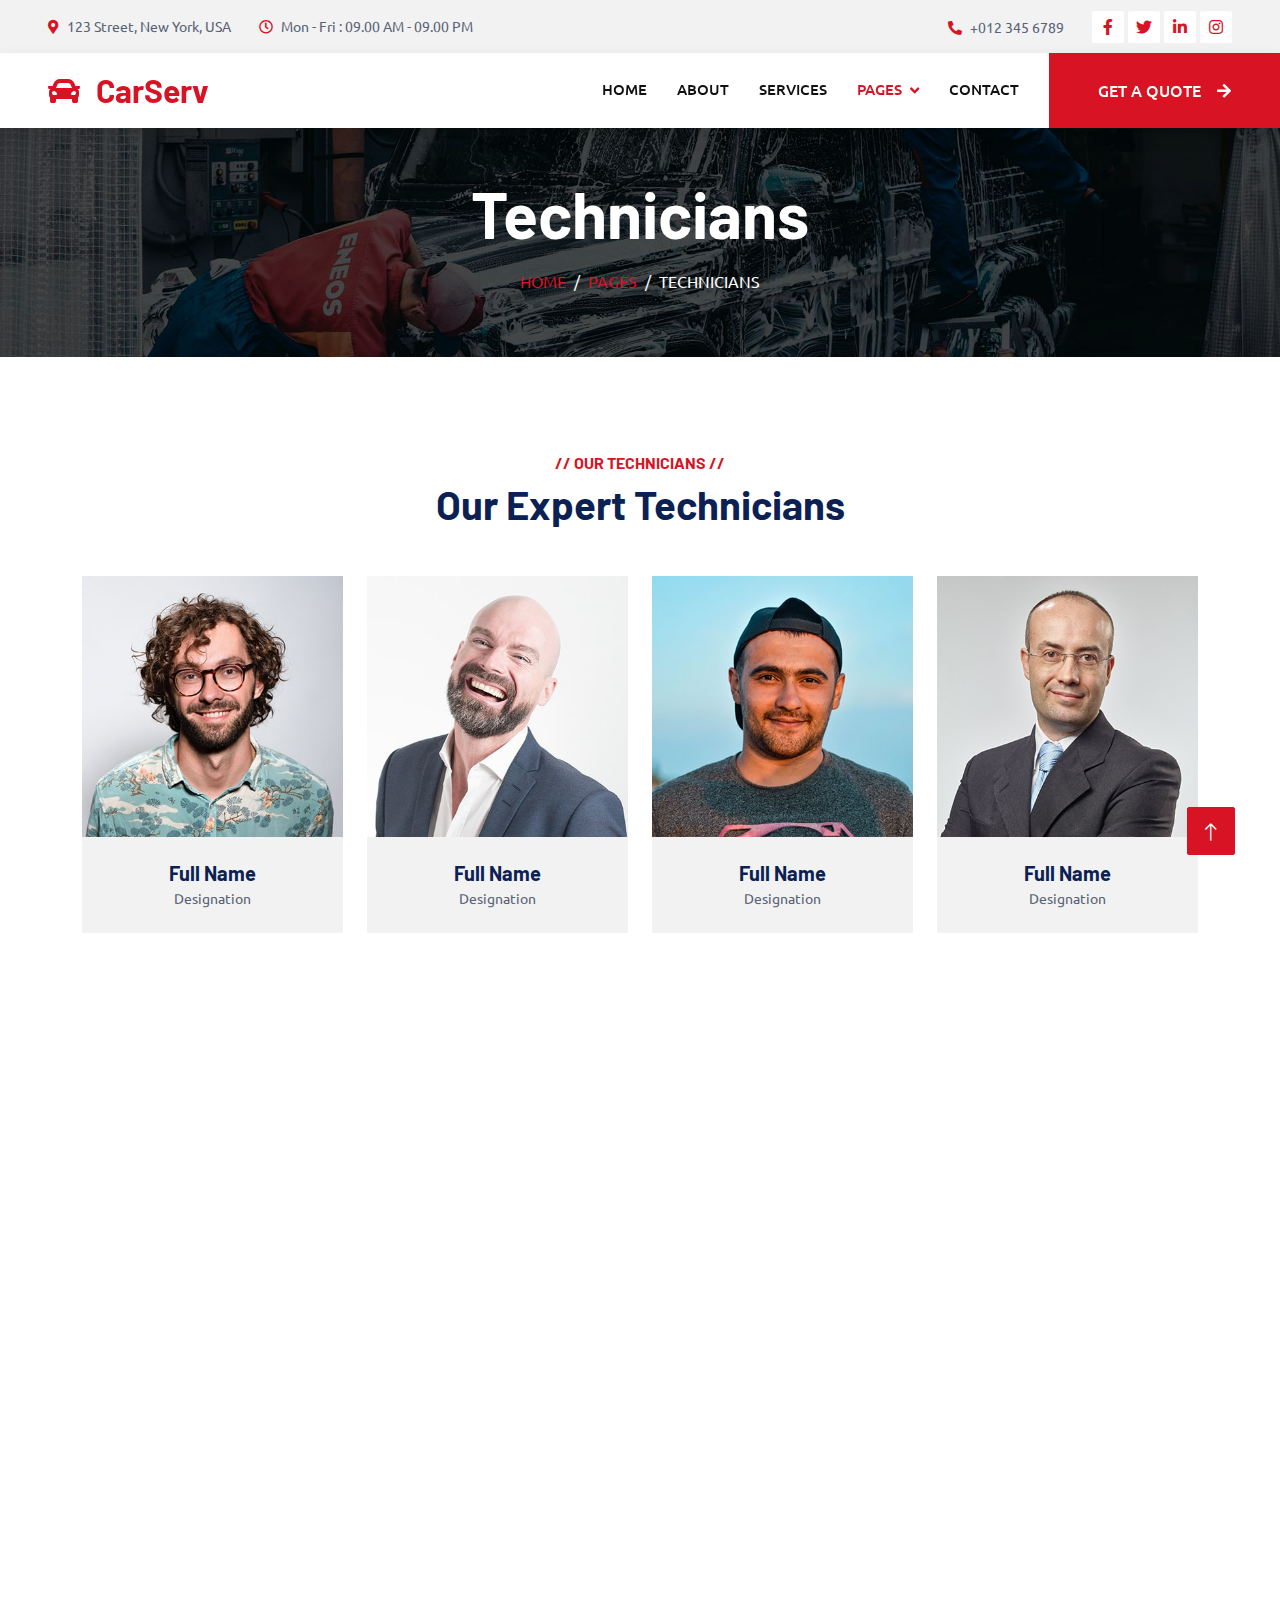
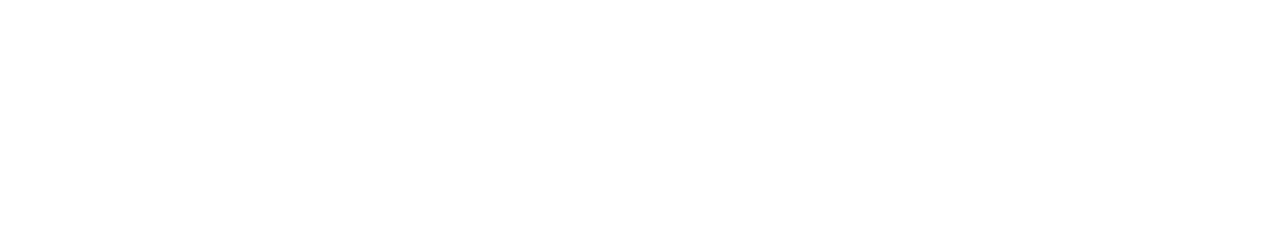
<file: team.html>
<!DOCTYPE html>
<html lang="en">

<head>
    <meta charset="utf-8">
    <title>CarServ - Car Repair HTML Template</title>
    <meta content="width=device-width, initial-scale=1.0" name="viewport">
    <meta content="" name="keywords">
    <meta content="" name="description">

    <!-- Favicon -->
    <link href="img/favicon.ico" rel="icon">

    <!-- Google Web Fonts -->
    <link rel="preconnect" href="https://fonts.googleapis.com">
    <link rel="preconnect" href="https://fonts.gstatic.com" crossorigin>
    <link href="https://fonts.googleapis.com/css2?family=Barlow:wght@600;700&family=Ubuntu:wght@400;500&display=swap" rel="stylesheet"> 

    <!-- Icon Font Stylesheet -->
    <link href="https://cdnjs.cloudflare.com/ajax/libs/font-awesome/5.10.0/css/all.min.css" rel="stylesheet">
    <link href="https://cdn.jsdelivr.net/npm/bootstrap-icons@1.4.1/font/bootstrap-icons.css" rel="stylesheet">

    <!-- Libraries Stylesheet -->
    <link href="lib/animate/animate.min.css" rel="stylesheet">
    <link href="lib/owlcarousel/assets/owl.carousel.min.css" rel="stylesheet">
    <link href="lib/tempusdominus/css/tempusdominus-bootstrap-4.min.css" rel="stylesheet" />

    <!-- Customized Bootstrap Stylesheet -->
    <link href="css/bootstrap.min.css" rel="stylesheet">

    <!-- Template Stylesheet -->
    <link href="css/style.css" rel="stylesheet">
</head>

<body>
    <!-- Spinner Start -->
    <div id="spinner" class="show bg-white position-fixed translate-middle w-100 vh-100 top-50 start-50 d-flex align-items-center justify-content-center">
        <div class="spinner-border text-primary" style="width: 3rem; height: 3rem;" role="status">
            <span class="sr-only">Loading...</span>
        </div>
    </div>
    <!-- Spinner End -->


    <!-- Topbar Start -->
    <div class="container-fluid bg-light p-0">
        <div class="row gx-0 d-none d-lg-flex">
            <div class="col-lg-7 px-5 text-start">
                <div class="h-100 d-inline-flex align-items-center py-3 me-4">
                    <small class="fa fa-map-marker-alt text-primary me-2"></small>
                    <small>123 Street, New York, USA</small>
                </div>
                <div class="h-100 d-inline-flex align-items-center py-3">
                    <small class="far fa-clock text-primary me-2"></small>
                    <small>Mon - Fri : 09.00 AM - 09.00 PM</small>
                </div>
            </div>
            <div class="col-lg-5 px-5 text-end">
                <div class="h-100 d-inline-flex align-items-center py-3 me-4">
                    <small class="fa fa-phone-alt text-primary me-2"></small>
                    <small>+012 345 6789</small>
                </div>
                <div class="h-100 d-inline-flex align-items-center">
                    <a class="btn btn-sm-square bg-white text-primary me-1" href=""><i class="fab fa-facebook-f"></i></a>
                    <a class="btn btn-sm-square bg-white text-primary me-1" href=""><i class="fab fa-twitter"></i></a>
                    <a class="btn btn-sm-square bg-white text-primary me-1" href=""><i class="fab fa-linkedin-in"></i></a>
                    <a class="btn btn-sm-square bg-white text-primary me-0" href=""><i class="fab fa-instagram"></i></a>
                </div>
            </div>
        </div>
    </div>
    <!-- Topbar End -->


    <!-- Navbar Start -->
    <nav class="navbar navbar-expand-lg bg-white navbar-light shadow sticky-top p-0">
        <a href="index.html" class="navbar-brand d-flex align-items-center px-4 px-lg-5">
            <h2 class="m-0 text-primary"><i class="fa fa-car me-3"></i>CarServ</h2>
        </a>
        <button type="button" class="navbar-toggler me-4" data-bs-toggle="collapse" data-bs-target="#navbarCollapse">
            <span class="navbar-toggler-icon"></span>
        </button>
        <div class="collapse navbar-collapse" id="navbarCollapse">
            <div class="navbar-nav ms-auto p-4 p-lg-0">
                <a href="index.html" class="nav-item nav-link">Home</a>
                <a href="about.html" class="nav-item nav-link">About</a>
                <a href="service.html" class="nav-item nav-link">Services</a>
                <div class="nav-item dropdown">
                    <a href="#" class="nav-link dropdown-toggle active" data-bs-toggle="dropdown">Pages</a>
                    <div class="dropdown-menu fade-up m-0">
                        <a href="booking.html" class="dropdown-item">Booking</a>
                        <a href="team.html" class="dropdown-item active">Technicians</a>
                        <a href="testimonial.html" class="dropdown-item">Testimonial</a>
                        <a href="404.html" class="dropdown-item">404 Page</a>
                    </div>
                </div>
                <a href="contact.html" class="nav-item nav-link">Contact</a>
            </div>
            <a href="" class="btn btn-primary py-4 px-lg-5 d-none d-lg-block">Get A Quote<i class="fa fa-arrow-right ms-3"></i></a>
        </div>
    </nav>
    <!-- Navbar End -->


    <!-- Page Header Start -->
    <div class="container-fluid page-header mb-5 p-0" style="background-image: url(img/carousel-bg-2.jpg);">
        <div class="container-fluid page-header-inner py-5">
            <div class="container text-center">
                <h1 class="display-3 text-white mb-3 animated slideInDown">Technicians</h1>
                <nav aria-label="breadcrumb">
                    <ol class="breadcrumb justify-content-center text-uppercase">
                        <li class="breadcrumb-item"><a href="#">Home</a></li>
                        <li class="breadcrumb-item"><a href="#">Pages</a></li>
                        <li class="breadcrumb-item text-white active" aria-current="page">Technicians</li>
                    </ol>
                </nav>
            </div>
        </div>
    </div>
    <!-- Page Header End -->


    <!-- Team Start -->
    <div class="container-xxl py-5">
        <div class="container">
            <div class="text-center wow fadeInUp" data-wow-delay="0.1s">
                <h6 class="text-primary text-uppercase">// Our Technicians //</h6>
                <h1 class="mb-5">Our Expert Technicians</h1>
            </div>
            <div class="row g-4">
                <div class="col-lg-3 col-md-6 wow fadeInUp" data-wow-delay="0.1s">
                    <div class="team-item">
                        <div class="position-relative overflow-hidden">
                            <img class="img-fluid" src="img/team-1.jpg" alt="">
                            <div class="team-overlay position-absolute start-0 top-0 w-100 h-100">
                                <a class="btn btn-square mx-1" href=""><i class="fab fa-facebook-f"></i></a>
                                <a class="btn btn-square mx-1" href=""><i class="fab fa-twitter"></i></a>
                                <a class="btn btn-square mx-1" href=""><i class="fab fa-instagram"></i></a>
                            </div>
                        </div>
                        <div class="bg-light text-center p-4">
                            <h5 class="fw-bold mb-0">Full Name</h5>
                            <small>Designation</small>
                        </div>
                    </div>
                </div>
                <div class="col-lg-3 col-md-6 wow fadeInUp" data-wow-delay="0.3s">
                    <div class="team-item">
                        <div class="position-relative overflow-hidden">
                            <img class="img-fluid" src="img/team-2.jpg" alt="">
                            <div class="team-overlay position-absolute start-0 top-0 w-100 h-100">
                                <a class="btn btn-square mx-1" href=""><i class="fab fa-facebook-f"></i></a>
                                <a class="btn btn-square mx-1" href=""><i class="fab fa-twitter"></i></a>
                                <a class="btn btn-square mx-1" href=""><i class="fab fa-instagram"></i></a>
                            </div>
                        </div>
                        <div class="bg-light text-center p-4">
                            <h5 class="fw-bold mb-0">Full Name</h5>
                            <small>Designation</small>
                        </div>
                    </div>
                </div>
                <div class="col-lg-3 col-md-6 wow fadeInUp" data-wow-delay="0.5s">
                    <div class="team-item">
                        <div class="position-relative overflow-hidden">
                            <img class="img-fluid" src="img/team-3.jpg" alt="">
                            <div class="team-overlay position-absolute start-0 top-0 w-100 h-100">
                                <a class="btn btn-square mx-1" href=""><i class="fab fa-facebook-f"></i></a>
                                <a class="btn btn-square mx-1" href=""><i class="fab fa-twitter"></i></a>
                                <a class="btn btn-square mx-1" href=""><i class="fab fa-instagram"></i></a>
                            </div>
                        </div>
                        <div class="bg-light text-center p-4">
                            <h5 class="fw-bold mb-0">Full Name</h5>
                            <small>Designation</small>
                        </div>
                    </div>
                </div>
                <div class="col-lg-3 col-md-6 wow fadeInUp" data-wow-delay="0.7s">
                    <div class="team-item">
                        <div class="position-relative overflow-hidden">
                            <img class="img-fluid" src="img/team-4.jpg" alt="">
                            <div class="team-overlay position-absolute start-0 top-0 w-100 h-100">
                                <a class="btn btn-square mx-1" href=""><i class="fab fa-facebook-f"></i></a>
                                <a class="btn btn-square mx-1" href=""><i class="fab fa-twitter"></i></a>
                                <a class="btn btn-square mx-1" href=""><i class="fab fa-instagram"></i></a>
                            </div>
                        </div>
                        <div class="bg-light text-center p-4">
                            <h5 class="fw-bold mb-0">Full Name</h5>
                            <small>Designation</small>
                        </div>
                    </div>
                </div>
                <div class="col-lg-3 col-md-6 wow fadeInUp" data-wow-delay="0.1s">
                    <div class="team-item">
                        <div class="position-relative overflow-hidden">
                            <img class="img-fluid" src="img/team-2.jpg" alt="">
                            <div class="team-overlay position-absolute start-0 top-0 w-100 h-100">
                                <a class="btn btn-square mx-1" href=""><i class="fab fa-facebook-f"></i></a>
                                <a class="btn btn-square mx-1" href=""><i class="fab fa-twitter"></i></a>
                                <a class="btn btn-square mx-1" href=""><i class="fab fa-instagram"></i></a>
                            </div>
                        </div>
                        <div class="bg-light text-center p-4">
                            <h5 class="fw-bold mb-0">Full Name</h5>
                            <small>Designation</small>
                        </div>
                    </div>
                </div>
                <div class="col-lg-3 col-md-6 wow fadeInUp" data-wow-delay="0.3s">
                    <div class="team-item">
                        <div class="position-relative overflow-hidden">
                            <img class="img-fluid" src="img/team-3.jpg" alt="">
                            <div class="team-overlay position-absolute start-0 top-0 w-100 h-100">
                                <a class="btn btn-square mx-1" href=""><i class="fab fa-facebook-f"></i></a>
                                <a class="btn btn-square mx-1" href=""><i class="fab fa-twitter"></i></a>
                                <a class="btn btn-square mx-1" href=""><i class="fab fa-instagram"></i></a>
                            </div>
                        </div>
                        <div class="bg-light text-center p-4">
                            <h5 class="fw-bold mb-0">Full Name</h5>
                            <small>Designation</small>
                        </div>
                    </div>
                </div>
                <div class="col-lg-3 col-md-6 wow fadeInUp" data-wow-delay="0.5s">
                    <div class="team-item">
                        <div class="position-relative overflow-hidden">
                            <img class="img-fluid" src="img/team-4.jpg" alt="">
                            <div class="team-overlay position-absolute start-0 top-0 w-100 h-100">
                                <a class="btn btn-square mx-1" href=""><i class="fab fa-facebook-f"></i></a>
                                <a class="btn btn-square mx-1" href=""><i class="fab fa-twitter"></i></a>
                                <a class="btn btn-square mx-1" href=""><i class="fab fa-instagram"></i></a>
                            </div>
                        </div>
                        <div class="bg-light text-center p-4">
                            <h5 class="fw-bold mb-0">Full Name</h5>
                            <small>Designation</small>
                        </div>
                    </div>
                </div>
                <div class="col-lg-3 col-md-6 wow fadeInUp" data-wow-delay="0.7s">
                    <div class="team-item">
                        <div class="position-relative overflow-hidden">
                            <img class="img-fluid" src="img/team-1.jpg" alt="">
                            <div class="team-overlay position-absolute start-0 top-0 w-100 h-100">
                                <a class="btn btn-square mx-1" href=""><i class="fab fa-facebook-f"></i></a>
                                <a class="btn btn-square mx-1" href=""><i class="fab fa-twitter"></i></a>
                                <a class="btn btn-square mx-1" href=""><i class="fab fa-instagram"></i></a>
                            </div>
                        </div>
                        <div class="bg-light text-center p-4">
                            <h5 class="fw-bold mb-0">Full Name</h5>
                            <small>Designation</small>
                        </div>
                    </div>
                </div>
            </div>
        </div>
    </div>
    <!-- Team End -->


    <!-- Footer Start -->
    <div class="container-fluid bg-dark text-light footer pt-5 mt-5 wow fadeIn" data-wow-delay="0.1s">
        <div class="container py-5">
            <div class="row g-5">
                <div class="col-lg-3 col-md-6">
                    <h4 class="text-light mb-4">Address</h4>
                    <p class="mb-2"><i class="fa fa-map-marker-alt me-3"></i>123 Street, New York, USA</p>
                    <p class="mb-2"><i class="fa fa-phone-alt me-3"></i>+012 345 67890</p>
                    <p class="mb-2"><i class="fa fa-envelope me-3"></i>info@example.com</p>
                    <div class="d-flex pt-2">
                        <a class="btn btn-outline-light btn-social" href=""><i class="fab fa-twitter"></i></a>
                        <a class="btn btn-outline-light btn-social" href=""><i class="fab fa-facebook-f"></i></a>
                        <a class="btn btn-outline-light btn-social" href=""><i class="fab fa-youtube"></i></a>
                        <a class="btn btn-outline-light btn-social" href=""><i class="fab fa-linkedin-in"></i></a>
                    </div>
                </div>
                <div class="col-lg-3 col-md-6">
                    <h4 class="text-light mb-4">Opening Hours</h4>
                    <h6 class="text-light">Monday - Friday:</h6>
                    <p class="mb-4">09.00 AM - 09.00 PM</p>
                    <h6 class="text-light">Saturday - Sunday:</h6>
                    <p class="mb-0">09.00 AM - 12.00 PM</p>
                </div>
                <div class="col-lg-3 col-md-6">
                    <h4 class="text-light mb-4">Services</h4>
                    <a class="btn btn-link" href="">Diagnostic Test</a>
                    <a class="btn btn-link" href="">Engine Servicing</a>
                    <a class="btn btn-link" href="">Tires Replacement</a>
                    <a class="btn btn-link" href="">Oil Changing</a>
                    <a class="btn btn-link" href="">Vacuam Cleaning</a>
                </div>
                <div class="col-lg-3 col-md-6">
                    <h4 class="text-light mb-4">Newsletter</h4>
                    <p>Dolor amet sit justo amet elitr clita ipsum elitr est.</p>
                    <div class="position-relative mx-auto" style="max-width: 400px;">
                        <input class="form-control border-0 w-100 py-3 ps-4 pe-5" type="text" placeholder="Your email">
                        <button type="button" class="btn btn-primary py-2 position-absolute top-0 end-0 mt-2 me-2">SignUp</button>
                    </div>
                </div>
            </div>
        </div>
        <div class="container">
            <div class="copyright">
                <div class="row">
                    <div class="col-md-6 text-center text-md-start mb-3 mb-md-0">
                        &copy; <a class="border-bottom" href="#">Your Site Name</a>, All Right Reserved.

                        <!--/*** This template is free as long as you keep the footer author’s credit link/attribution link/backlink. If you'd like to use the template without the footer author’s credit link/attribution link/backlink, you can purchase the Credit Removal License from "https://htmlcodex.com/credit-removal". Thank you for your support. ***/-->
                        Designed By <a class="border-bottom" href="https://htmlcodex.com">HTML Codex</a>
                    </div>
                    <div class="col-md-6 text-center text-md-end">
                        <div class="footer-menu">
                            <a href="">Home</a>
                            <a href="">Cookies</a>
                            <a href="">Help</a>
                            <a href="">FQAs</a>
                        </div>
                    </div>
                </div>
            </div>
        </div>
    </div>
    <!-- Footer End -->


    <!-- Back to Top -->
    <a href="#" class="btn btn-lg btn-primary btn-lg-square back-to-top"><i class="bi bi-arrow-up"></i></a>


    <!-- JavaScript Libraries -->
    <script src="https://code.jquery.com/jquery-3.4.1.min.js"></script>
    <script src="https://cdn.jsdelivr.net/npm/bootstrap@5.0.0/dist/js/bootstrap.bundle.min.js"></script>
    <script src="lib/wow/wow.min.js"></script>
    <script src="lib/easing/easing.min.js"></script>
    <script src="lib/waypoints/waypoints.min.js"></script>
    <script src="lib/counterup/counterup.min.js"></script>
    <script src="lib/owlcarousel/owl.carousel.min.js"></script>
    <script src="lib/tempusdominus/js/moment.min.js"></script>
    <script src="lib/tempusdominus/js/moment-timezone.min.js"></script>
    <script src="lib/tempusdominus/js/tempusdominus-bootstrap-4.min.js"></script>

    <!-- Template Javascript -->
    <script src="js/main.js"></script>
</body>

</html>
</file>
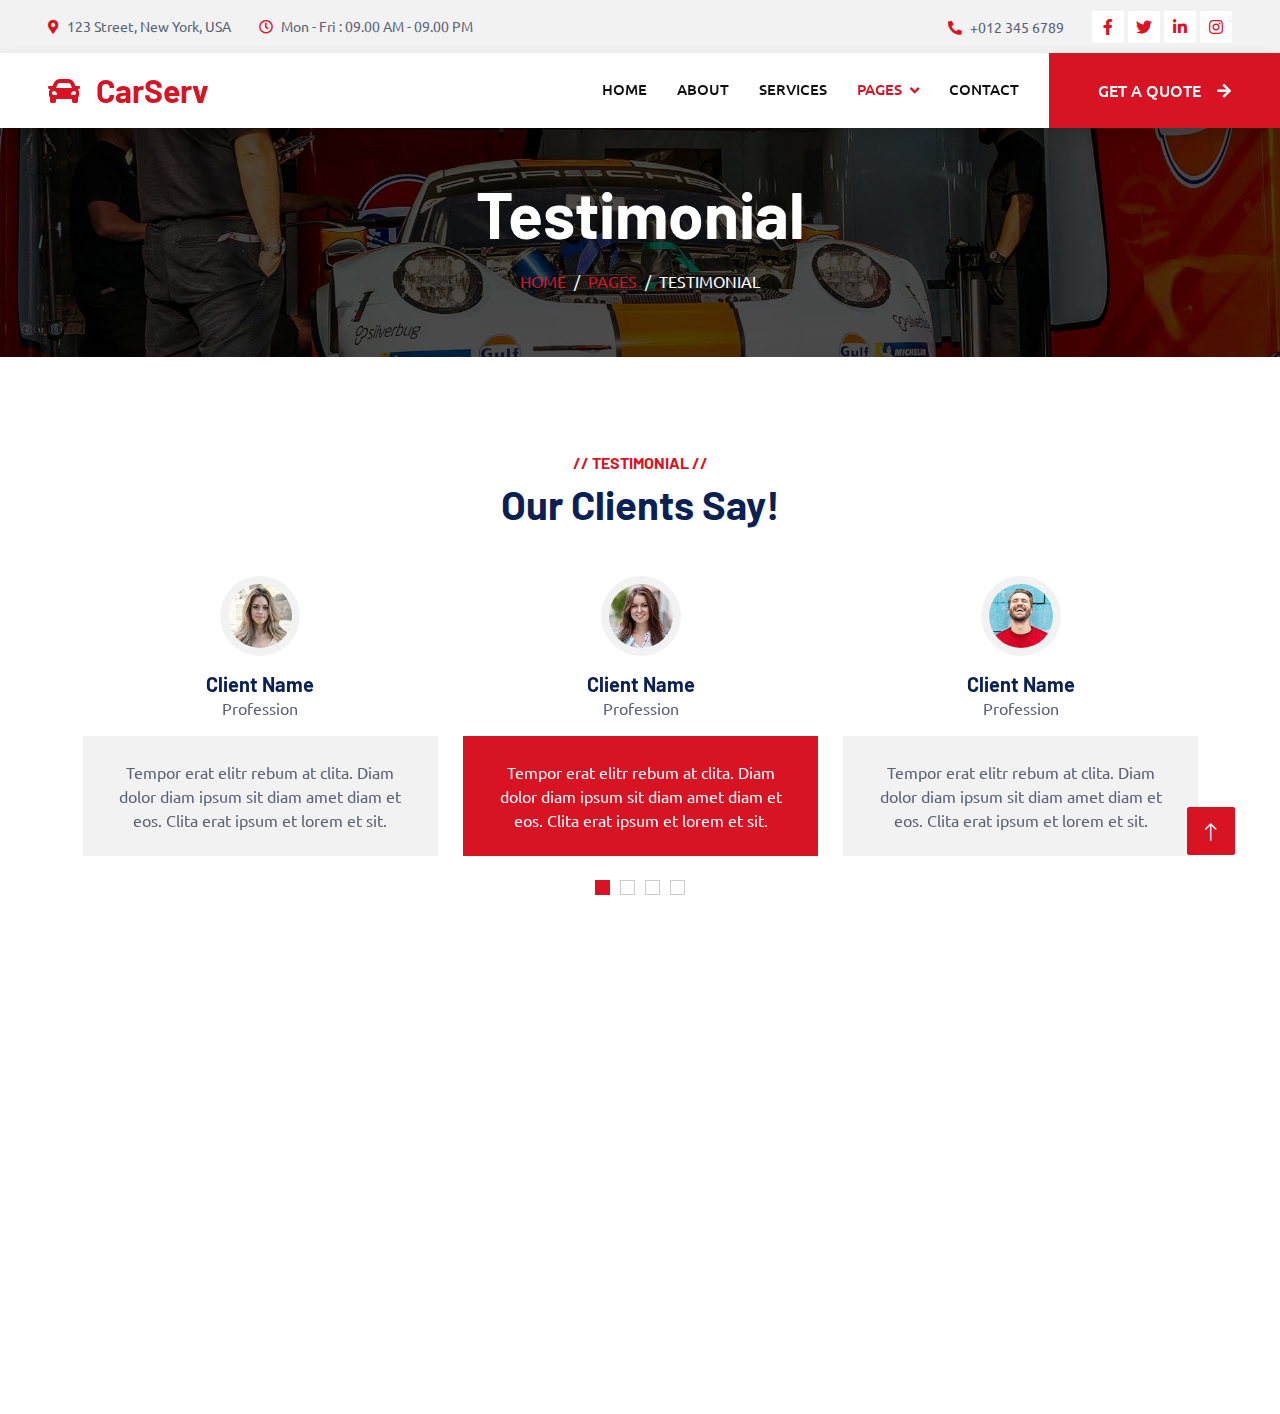
<file: testimonial.html>
<!DOCTYPE html>
<html lang="en">

<head>
    <meta charset="utf-8">
    <title>CarServ - Car Repair HTML Template</title>
    <meta content="width=device-width, initial-scale=1.0" name="viewport">
    <meta content="" name="keywords">
    <meta content="" name="description">

    <!-- Favicon -->
    <link href="img/favicon.ico" rel="icon">

    <!-- Google Web Fonts -->
    <link rel="preconnect" href="https://fonts.googleapis.com">
    <link rel="preconnect" href="https://fonts.gstatic.com" crossorigin>
    <link href="https://fonts.googleapis.com/css2?family=Barlow:wght@600;700&family=Ubuntu:wght@400;500&display=swap" rel="stylesheet"> 

    <!-- Icon Font Stylesheet -->
    <link href="https://cdnjs.cloudflare.com/ajax/libs/font-awesome/5.10.0/css/all.min.css" rel="stylesheet">
    <link href="https://cdn.jsdelivr.net/npm/bootstrap-icons@1.4.1/font/bootstrap-icons.css" rel="stylesheet">

    <!-- Libraries Stylesheet -->
    <link href="lib/animate/animate.min.css" rel="stylesheet">
    <link href="lib/owlcarousel/assets/owl.carousel.min.css" rel="stylesheet">
    <link href="lib/tempusdominus/css/tempusdominus-bootstrap-4.min.css" rel="stylesheet" />

    <!-- Customized Bootstrap Stylesheet -->
    <link href="css/bootstrap.min.css" rel="stylesheet">

    <!-- Template Stylesheet -->
    <link href="css/style.css" rel="stylesheet">
</head>

<body>
    <!-- Spinner Start -->
    <div id="spinner" class="show bg-white position-fixed translate-middle w-100 vh-100 top-50 start-50 d-flex align-items-center justify-content-center">
        <div class="spinner-border text-primary" style="width: 3rem; height: 3rem;" role="status">
            <span class="sr-only">Loading...</span>
        </div>
    </div>
    <!-- Spinner End -->


    <!-- Topbar Start -->
    <div class="container-fluid bg-light p-0">
        <div class="row gx-0 d-none d-lg-flex">
            <div class="col-lg-7 px-5 text-start">
                <div class="h-100 d-inline-flex align-items-center py-3 me-4">
                    <small class="fa fa-map-marker-alt text-primary me-2"></small>
                    <small>123 Street, New York, USA</small>
                </div>
                <div class="h-100 d-inline-flex align-items-center py-3">
                    <small class="far fa-clock text-primary me-2"></small>
                    <small>Mon - Fri : 09.00 AM - 09.00 PM</small>
                </div>
            </div>
            <div class="col-lg-5 px-5 text-end">
                <div class="h-100 d-inline-flex align-items-center py-3 me-4">
                    <small class="fa fa-phone-alt text-primary me-2"></small>
                    <small>+012 345 6789</small>
                </div>
                <div class="h-100 d-inline-flex align-items-center">
                    <a class="btn btn-sm-square bg-white text-primary me-1" href=""><i class="fab fa-facebook-f"></i></a>
                    <a class="btn btn-sm-square bg-white text-primary me-1" href=""><i class="fab fa-twitter"></i></a>
                    <a class="btn btn-sm-square bg-white text-primary me-1" href=""><i class="fab fa-linkedin-in"></i></a>
                    <a class="btn btn-sm-square bg-white text-primary me-0" href=""><i class="fab fa-instagram"></i></a>
                </div>
            </div>
        </div>
    </div>
    <!-- Topbar End -->


    <!-- Navbar Start -->
    <nav class="navbar navbar-expand-lg bg-white navbar-light shadow sticky-top p-0">
        <a href="index.html" class="navbar-brand d-flex align-items-center px-4 px-lg-5">
            <h2 class="m-0 text-primary"><i class="fa fa-car me-3"></i>CarServ</h2>
        </a>
        <button type="button" class="navbar-toggler me-4" data-bs-toggle="collapse" data-bs-target="#navbarCollapse">
            <span class="navbar-toggler-icon"></span>
        </button>
        <div class="collapse navbar-collapse" id="navbarCollapse">
            <div class="navbar-nav ms-auto p-4 p-lg-0">
                <a href="index.html" class="nav-item nav-link">Home</a>
                <a href="about.html" class="nav-item nav-link">About</a>
                <a href="service.html" class="nav-item nav-link">Services</a>
                <div class="nav-item dropdown">
                    <a href="#" class="nav-link dropdown-toggle active" data-bs-toggle="dropdown">Pages</a>
                    <div class="dropdown-menu fade-up m-0">
                        <a href="booking.html" class="dropdown-item">Booking</a>
                        <a href="team.html" class="dropdown-item">Technicians</a>
                        <a href="testimonial.html" class="dropdown-item active">Testimonial</a>
                        <a href="404.html" class="dropdown-item">404 Page</a>
                    </div>
                </div>
                <a href="contact.html" class="nav-item nav-link">Contact</a>
            </div>
            <a href="" class="btn btn-primary py-4 px-lg-5 d-none d-lg-block">Get A Quote<i class="fa fa-arrow-right ms-3"></i></a>
        </div>
    </nav>
    <!-- Navbar End -->


    <!-- Page Header Start -->
    <div class="container-fluid page-header mb-5 p-0" style="background-image: url(img/carousel-bg-1.jpg);">
        <div class="container-fluid page-header-inner py-5">
            <div class="container text-center">
                <h1 class="display-3 text-white mb-3 animated slideInDown">Testimonial</h1>
                <nav aria-label="breadcrumb">
                    <ol class="breadcrumb justify-content-center text-uppercase">
                        <li class="breadcrumb-item"><a href="#">Home</a></li>
                        <li class="breadcrumb-item"><a href="#">Pages</a></li>
                        <li class="breadcrumb-item text-white active" aria-current="page">Testimonial</li>
                    </ol>
                </nav>
            </div>
        </div>
    </div>
    <!-- Page Header End -->


    <!-- Testimonial Start -->
    <div class="container-xxl py-5 wow fadeInUp" data-wow-delay="0.1s">
        <div class="container">
            <div class="text-center">
                <h6 class="text-primary text-uppercase">// Testimonial //</h6>
                <h1 class="mb-5">Our Clients Say!</h1>
            </div>
            <div class="owl-carousel testimonial-carousel position-relative">
                <div class="testimonial-item text-center">
                    <img class="bg-light rounded-circle p-2 mx-auto mb-3" src="img/testimonial-1.jpg" style="width: 80px; height: 80px;">
                    <h5 class="mb-0">Client Name</h5>
                    <p>Profession</p>
                    <div class="testimonial-text bg-light text-center p-4">
                    <p class="mb-0">Tempor erat elitr rebum at clita. Diam dolor diam ipsum sit diam amet diam et eos. Clita erat ipsum et lorem et sit.</p>
                    </div>
                </div>
                <div class="testimonial-item text-center">
                    <img class="bg-light rounded-circle p-2 mx-auto mb-3" src="img/testimonial-2.jpg" style="width: 80px; height: 80px;">
                    <h5 class="mb-0">Client Name</h5>
                    <p>Profession</p>
                    <div class="testimonial-text bg-light text-center p-4">
                    <p class="mb-0">Tempor erat elitr rebum at clita. Diam dolor diam ipsum sit diam amet diam et eos. Clita erat ipsum et lorem et sit.</p>
                    </div>
                </div>
                <div class="testimonial-item text-center">
                    <img class="bg-light rounded-circle p-2 mx-auto mb-3" src="img/testimonial-3.jpg" style="width: 80px; height: 80px;">
                    <h5 class="mb-0">Client Name</h5>
                    <p>Profession</p>
                    <div class="testimonial-text bg-light text-center p-4">
                    <p class="mb-0">Tempor erat elitr rebum at clita. Diam dolor diam ipsum sit diam amet diam et eos. Clita erat ipsum et lorem et sit.</p>
                    </div>
                </div>
                <div class="testimonial-item text-center">
                    <img class="bg-light rounded-circle p-2 mx-auto mb-3" src="img/testimonial-4.jpg" style="width: 80px; height: 80px;">
                    <h5 class="mb-0">Client Name</h5>
                    <p>Profession</p>
                    <div class="testimonial-text bg-light text-center p-4">
                    <p class="mb-0">Tempor erat elitr rebum at clita. Diam dolor diam ipsum sit diam amet diam et eos. Clita erat ipsum et lorem et sit.</p>
                    </div>
                </div>
            </div>
        </div>
    </div>
    <!-- Testimonial End -->
        

    <!-- Footer Start -->
    <div class="container-fluid bg-dark text-light footer pt-5 mt-5 wow fadeIn" data-wow-delay="0.1s">
        <div class="container py-5">
            <div class="row g-5">
                <div class="col-lg-3 col-md-6">
                    <h4 class="text-light mb-4">Address</h4>
                    <p class="mb-2"><i class="fa fa-map-marker-alt me-3"></i>123 Street, New York, USA</p>
                    <p class="mb-2"><i class="fa fa-phone-alt me-3"></i>+012 345 67890</p>
                    <p class="mb-2"><i class="fa fa-envelope me-3"></i>info@example.com</p>
                    <div class="d-flex pt-2">
                        <a class="btn btn-outline-light btn-social" href=""><i class="fab fa-twitter"></i></a>
                        <a class="btn btn-outline-light btn-social" href=""><i class="fab fa-facebook-f"></i></a>
                        <a class="btn btn-outline-light btn-social" href=""><i class="fab fa-youtube"></i></a>
                        <a class="btn btn-outline-light btn-social" href=""><i class="fab fa-linkedin-in"></i></a>
                    </div>
                </div>
                <div class="col-lg-3 col-md-6">
                    <h4 class="text-light mb-4">Opening Hours</h4>
                    <h6 class="text-light">Monday - Friday:</h6>
                    <p class="mb-4">09.00 AM - 09.00 PM</p>
                    <h6 class="text-light">Saturday - Sunday:</h6>
                    <p class="mb-0">09.00 AM - 12.00 PM</p>
                </div>
                <div class="col-lg-3 col-md-6">
                    <h4 class="text-light mb-4">Services</h4>
                    <a class="btn btn-link" href="">Diagnostic Test</a>
                    <a class="btn btn-link" href="">Engine Servicing</a>
                    <a class="btn btn-link" href="">Tires Replacement</a>
                    <a class="btn btn-link" href="">Oil Changing</a>
                    <a class="btn btn-link" href="">Vacuam Cleaning</a>
                </div>
                <div class="col-lg-3 col-md-6">
                    <h4 class="text-light mb-4">Newsletter</h4>
                    <p>Dolor amet sit justo amet elitr clita ipsum elitr est.</p>
                    <div class="position-relative mx-auto" style="max-width: 400px;">
                        <input class="form-control border-0 w-100 py-3 ps-4 pe-5" type="text" placeholder="Your email">
                        <button type="button" class="btn btn-primary py-2 position-absolute top-0 end-0 mt-2 me-2">SignUp</button>
                    </div>
                </div>
            </div>
        </div>
        <div class="container">
            <div class="copyright">
                <div class="row">
                    <div class="col-md-6 text-center text-md-start mb-3 mb-md-0">
                        &copy; <a class="border-bottom" href="#">Your Site Name</a>, All Right Reserved.

                        <!--/*** This template is free as long as you keep the footer author’s credit link/attribution link/backlink. If you'd like to use the template without the footer author’s credit link/attribution link/backlink, you can purchase the Credit Removal License from "https://htmlcodex.com/credit-removal". Thank you for your support. ***/-->
                        Designed By <a class="border-bottom" href="https://htmlcodex.com">HTML Codex</a>
                    </div>
                    <div class="col-md-6 text-center text-md-end">
                        <div class="footer-menu">
                            <a href="">Home</a>
                            <a href="">Cookies</a>
                            <a href="">Help</a>
                            <a href="">FQAs</a>
                        </div>
                    </div>
                </div>
            </div>
        </div>
    </div>
    <!-- Footer End -->


    <!-- Back to Top -->
    <a href="#" class="btn btn-lg btn-primary btn-lg-square back-to-top"><i class="bi bi-arrow-up"></i></a>


    <!-- JavaScript Libraries -->
    <script src="https://code.jquery.com/jquery-3.4.1.min.js"></script>
    <script src="https://cdn.jsdelivr.net/npm/bootstrap@5.0.0/dist/js/bootstrap.bundle.min.js"></script>
    <script src="lib/wow/wow.min.js"></script>
    <script src="lib/easing/easing.min.js"></script>
    <script src="lib/waypoints/waypoints.min.js"></script>
    <script src="lib/counterup/counterup.min.js"></script>
    <script src="lib/owlcarousel/owl.carousel.min.js"></script>
    <script src="lib/tempusdominus/js/moment.min.js"></script>
    <script src="lib/tempusdominus/js/moment-timezone.min.js"></script>
    <script src="lib/tempusdominus/js/tempusdominus-bootstrap-4.min.js"></script>

    <!-- Template Javascript -->
    <script src="js/main.js"></script>
</body>

</html>
</file>
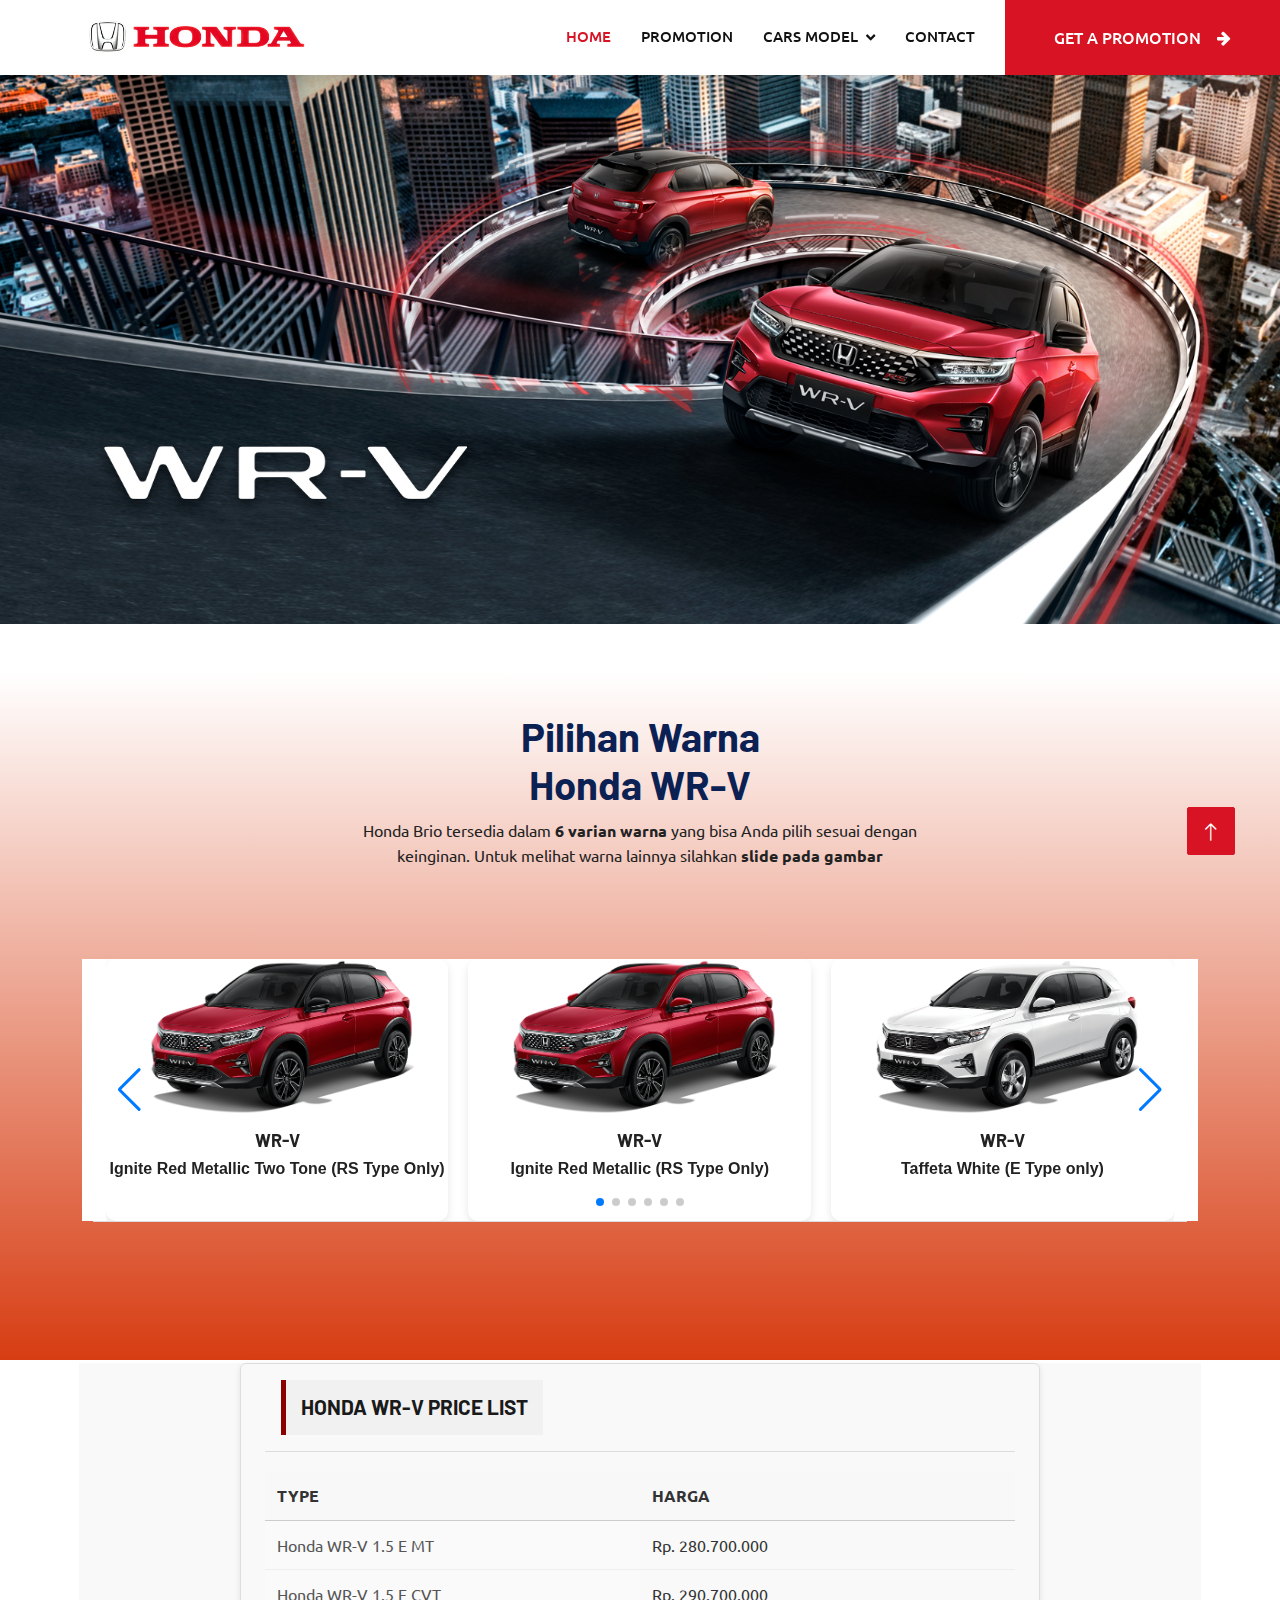
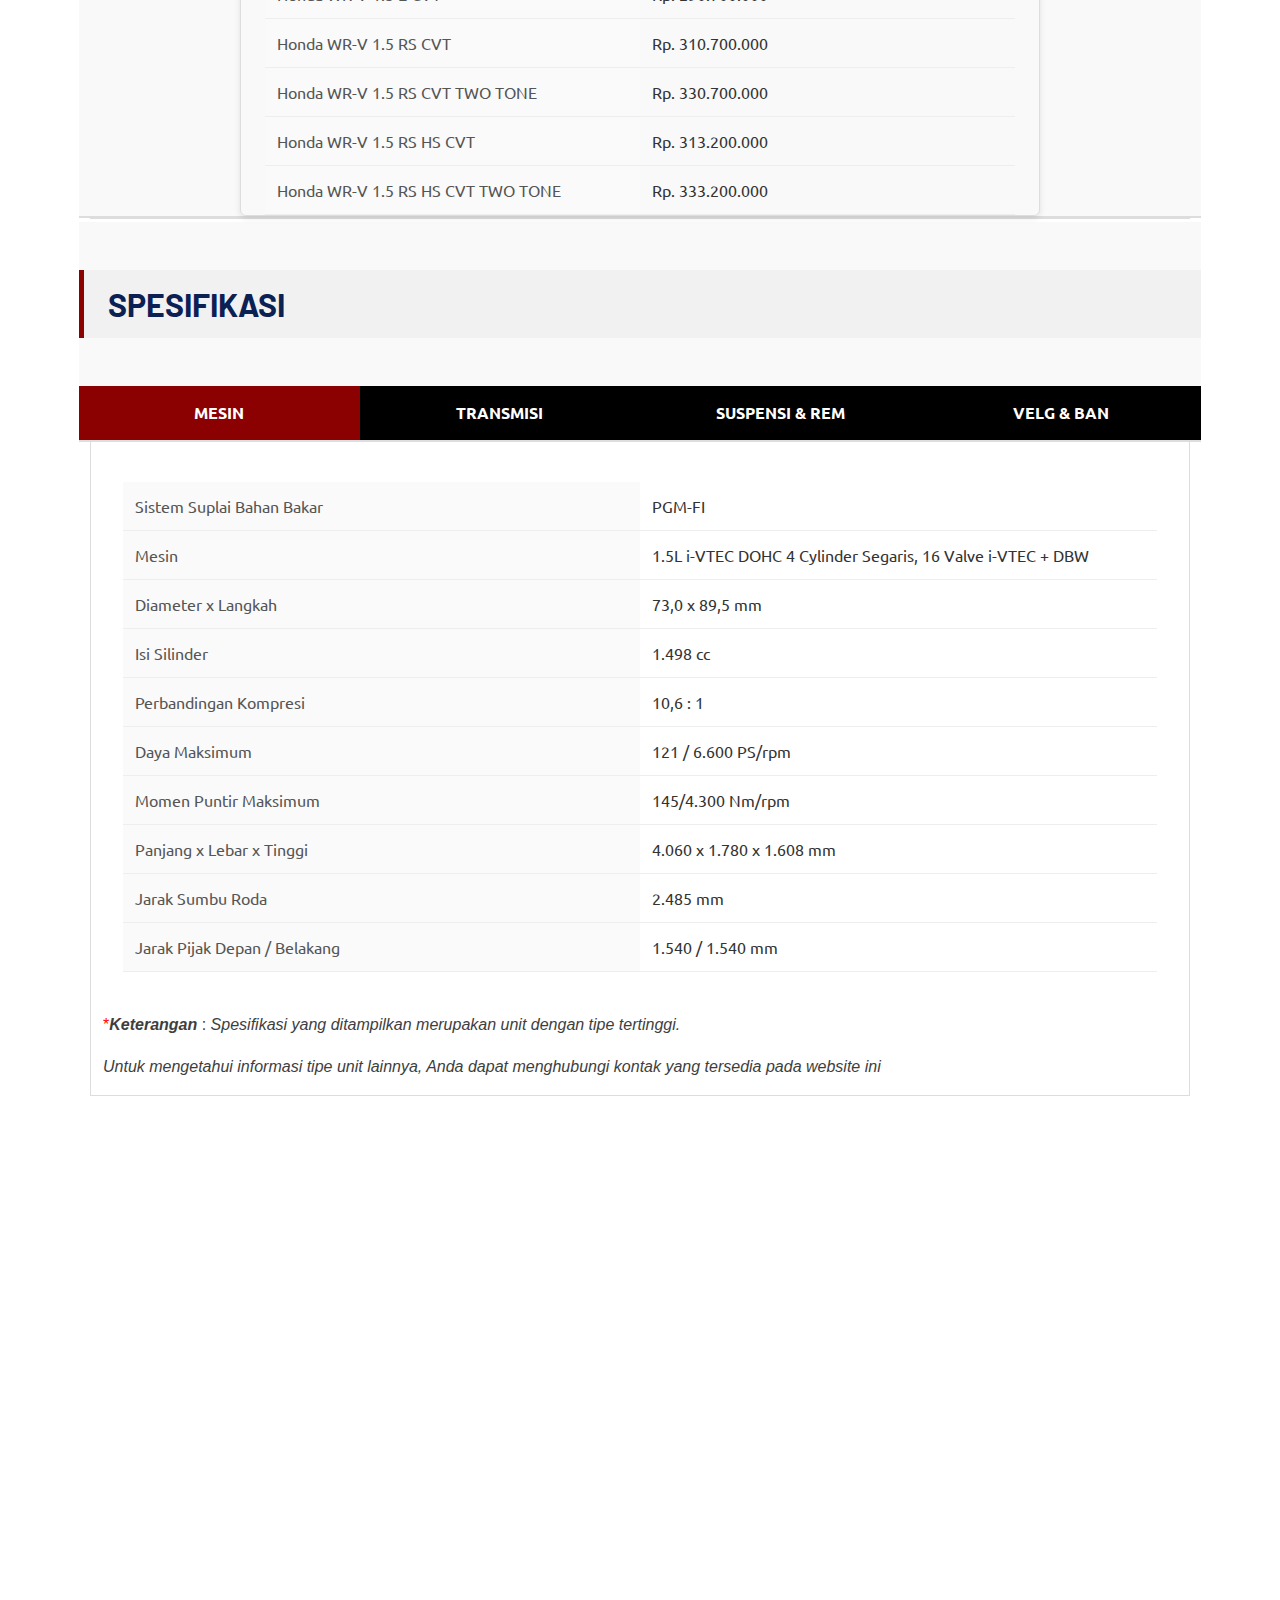
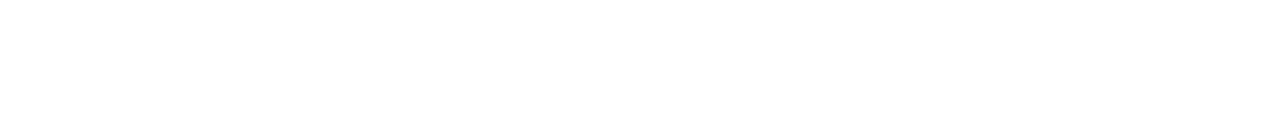
<file: wrv.html>
<!DOCTYPE html>
<html lang="en">

<head>
    <meta charset="utf-8">
    <title>Honda Permata Serpong</title>
    <meta content="width=device-width, initial-scale=1.0" name="viewport">
    <meta content="" name="keywords">
    <meta content="" name="description">
    
    <!-- Favicon -->
    <link href="img/title_honda.png" rel="icon">
    
    <!-- Google Web Fonts -->
    <link rel="preconnect" href="https://fonts.googleapis.com">
    <link rel="preconnect" href="https://fonts.gstatic.com" crossorigin>
    <link href="https://fonts.googleapis.com/css2?family=Barlow:wght@600;700&family=Ubuntu:wght@400;500&display=swap" rel="stylesheet"> 
    
    <!-- Icon Font Stylesheet -->
    <link href="https://cdnjs.cloudflare.com/ajax/libs/font-awesome/5.10.0/css/all.min.css" rel="stylesheet">
    <link href="https://cdn.jsdelivr.net/npm/bootstrap-icons@1.4.1/font/bootstrap-icons.css" rel="stylesheet">
    
    <!-- Libraries Stylesheet -->
    <link href="lib/animate/animate.min.css" rel="stylesheet">
    <link href="lib/owlcarousel/assets/owl.carousel.min.css" rel="stylesheet">
    <link href="lib/tempusdominus/css/tempusdominus-bootstrap-4.min.css" rel="stylesheet" />
    
    <!-- Customized Bootstrap Stylesheet -->
    <link href="css/bootstrap.min.css" rel="stylesheet">
    
    <!-- Template Stylesheet -->
    <link href="css/style.css" rel="stylesheet">
    <link href="css//brio/style_brio.css" rel="stylesheet">
    <link rel="stylesheet" href="https://cdnjs.cloudflare.com/ajax/libs/font-awesome/4.7.0/css/font-awesome.min.css">
      <!-- Swiper CSS -->
      <link rel="stylesheet" href="https://cdn.jsdelivr.net/npm/swiper@11/swiper-bundle.min.css"/>
      
      <!-- font css -->
  <link href="https://fonts.googleapis.com/css2?family=Dancing+Script:wght@700&display=swap" rel="stylesheet">
</head>

<body>
    <!-- Spinner Start -->
    <div id="spinner" class="show bg-white position-fixed translate-middle w-100 vh-100 top-50 start-50 d-flex align-items-center justify-content-center">
        <div class="spinner-border text-primary" style="width: 3rem; height: 3rem;" role="status">
            <span class="sr-only">Loading...</span>
        </div>
    </div>
    <!-- Spinner End -->


    <!-- Navbar Start -->
    <nav class="navbar navbar-expand-lg bg-white navbar-light shadow sticky-top p-0">
        <a href="index.html" class="navbar-brand d-flex align-items-center px-4 px-lg-5" style="margin-right: -70px;">
            <!-- <h2 class="m-0 text-primary"><i class="fa fa-car me-3"></i>CarServ</h2> -->
            <img src="img/logo_honda_header.png" class="img-rounded" alt="Cinque Terre" width="295" height="100">
        </a>
        <button type="button" class="navbar-toggler me-4" data-bs-toggle="collapse" data-bs-target="#navbarCollapse">
            <span class="navbar-toggler-icon"></span>
        </button>
        <div class="collapse navbar-collapse" id="navbarCollapse">
            <div class="navbar-nav ms-auto p-4 p-lg-0">
                <a href="index.html" class="nav-item nav-link active">Home</a>
                <a href="promotion.html" class="nav-item nav-link">Promotion</a>
                <div class="nav-item dropdown">
                    <a href="#" class="nav-link dropdown-toggle" data-bs-toggle="dropdown">Cars Model</a>
                    <div class="dropdown-menu fade-up m-0">
                        <a href="brio.html" class="dropdown-item">Honda Brio</a>
                        <a href="wrv.html" class="dropdown-item">Honda WR-V</a>
                        <a href="brv.html" class="dropdown-item">Honda BR-V</a>
                        <a href="hrv.html" class="dropdown-item">Honda HR-V</a>
                        <a href="crv.html" class="dropdown-item">Honda CR-V</a>
                        <!-- <a href="" class="dropdown-item">Honda City Hatchback RS</a>
                        <a href="" class="dropdown-item">Honda City</a>
                        <a href="" class="dropdown-item">Honda Civic RS</a>
                        <a href="" class="dropdown-item">Honda Accord</a>
                        <a href="" class="dropdown-item">Honda Civic Type R</a> -->
                    </div>
                </div>
                <a href="contact.html" class="nav-item nav-link">Contact</a>
            </div>
            <a href="promotion.html" class="btn btn-primary py-4 px-lg-5 d-none d-lg-block">Get A promotion<i class="fa fa-arrow-right ms-3"></i></a>
        </div>
    </nav>
    <!-- Navbar End -->

     <!-- Carousel Start -->
     <div class="container-fluid p-0 mb-5">
         <img class="w-100" src="img/wrv/wrv_banner.jpg" alt="Image" height="100%">
    </div>
    <!-- Carousel End -->
   
    <!-- warna start -->
    <div class="section">
        <h1>Pilihan Warna <br> Honda WR-V</h1>
        <p>
          Honda Brio tersedia dalam <strong>6 varian warna</strong> yang bisa Anda pilih sesuai dengan keinginan.
          Untuk melihat warna lainnya silahkan <strong>slide pada gambar</strong>
        </p>
            <div class="container-xxl py-5">
                <div class="container">
                    <div class="row g-5">
                        <div class="slideShowDisplay">
                            <!-- Swiper Container -->
                            <div class="swiper mySwiper">
                                <div class="swiper-wrapper">
                                    
                            <!-- Slide 1 -->
                            <div class="swiper-slide">
                                <img src="img/wrv/merah-metalic.png" alt="Brio" />
                                <h3>WR-V</h3>
                                <p>Ignite Red Metallic Two Tone (RS Type Only)</p>
                            </div>
                            <div class="swiper-slide">
                                <img src="img/wrv/merah.png" alt="Brio" />
                                <h3>WR-V</h3>
                                <p>Ignite Red Metallic (RS Type Only)</p>
                            </div>
                            <div class="swiper-slide">
                                <img src="img/wrv/putih.png" alt="Brio" />
                                <h3>WR-V</h3>
                                <p>Taffeta White (E Type only)
                                </p>
                            </div>
                            <div class="swiper-slide">
                                <img src="img/wrv/diamond.png" alt="Brio" />
                                <h3>WR-V</h3>
                                <p>Stellar Diamond Pearl (RS Type only)
                                </p>
                            </div>
                            
                            <!-- Slide 2 -->
                            <div class="swiper-slide">
                                <img src="img/wrv/abu.png" alt="Brio" />
                                <h3>WR-V</h3>
                                <p>Meteoroid Gray Metallic
                                </p>
                            </div>
                            
                            <!-- Slide 3 -->
                            <div class="swiper-slide">
                                <img src="img/wrv/hitam.png" alt="Brio" />
                                <h3>WR-V</h3>
                                <p>Crystal Black Pearl
                                </p>
                            </div>

                        </div>

                        <!-- Navigation buttons -->
                        <div class="swiper-button-next"></div>
                        <div class="swiper-button-prev"></div>
                        
                        <!-- Pagination dots -->
                        <div class="swiper-pagination"></div>
                    </div>
                    </div>
                </div>
            </div>
         </div>
      </div>
    <!-- warna End -->
    
    <!-- price start -->

    <div class="container">
      <div class="tabs row g-5">
                    
        <div class="price-list">
                <div class="price-list-header">
                    <h2>HONDA WR-V PRICE LIST</h2>
                </div>
                <table>
                <thead>
                    <tr>
                        <th>TYPE</th>
                        <th>HARGA</th>
                    </tr>
                </thead>
                <tbody>
                    <tr><td>Honda WR-V 1.5 E MT</td><td>Rp. 280.700.000</td></tr>
                    <tr><td>Honda WR-V 1.5 E CVT</td><td>Rp. 290.700.000</td></tr>
                    <tr><td>Honda WR-V 1.5 RS CVT</td><td>Rp. 310.700.000</td></tr>
                    <tr><td>Honda WR-V 1.5 RS CVT TWO TONE</td><td>Rp. 330.700.000</td></tr>
                    <tr><td>Honda WR-V 1.5 RS HS CVT</td><td>Rp. 313.200.000</td></tr>
                    <tr><td>Honda WR-V 1.5 RS HS CVT TWO TONE</td><td>Rp. 333.200.000</td></tr>
                </tbody>
            </table>
        </div>
    </div>  
   </div>

<!-- price End -->


<!-- spesifikasi start -->
<div class="container">
    <div class="tabs row g-5">
            <h2>SPESIFIKASI</h2>
            <div class="tab active" onclick="showTab(0)">MESIN</div>
            <div class="tab" onclick="showTab(1)">TRANSMISI</div>
            <div class="tab" onclick="showTab(2)">SUSPENSI & REM</div>
            <div class="tab" onclick="showTab(3)">VELG & BAN</div>
        </div>
    
        <div class="tab-content active">
            <table>
                <tr><td>Sistem Suplai Bahan Bakar</td><td>PGM-FI</td></tr>
                <tr><td>Mesin</td><td>1.5L i-VTEC DOHC 4 Cylinder Segaris, 16 Valve i-VTEC + DBW</td></tr>
                <tr><td>Diameter x Langkah</td><td>73,0 x 89,5 mm</td></tr>
                <tr><td>Isi Silinder</td><td>1.498 cc</td></tr>
                <tr><td>Perbandingan Kompresi</td><td>10,6 : 1</td></tr>
                <tr><td>Daya Maksimum</td><td>121 / 6.600 PS/rpm</td></tr>
                <tr><td>Momen Puntir Maksimum</td><td>145/4.300 Nm/rpm</td></tr>
                <tr><td>Panjang x Lebar x Tinggi</td><td>4.060 x 1.780 x 1.608 mm</td></tr>
                <tr><td>Jarak Sumbu Roda</td><td>2.485 mm</td></tr>
                <tr><td>Jarak Pijak Depan / Belakang</td><td>1.540 / 1.540 mm</td></tr>
              </table>
        </div>
        
        <!-- Konten tab lain bisa ditambahkan di bawah -->
        <div class="tab-content">
            <table>
                <tr><td>Tipe</td><td>Continuously Variable Transmission (CVT)</td></tr>
                <tr><td>Forward</td><td>2,526 – 0,408</td></tr>
                <tr><td>Reverse</td><td>2,706 – 1,489</td></tr>
                <tr><td>Final Gear</td><td>5,436</td></tr>
            </table>
        </div>
        <div class="tab-content">
            <table>
                <tr><td>Suspensi Depan</td><td>MacPherson Strut</td></tr>
                <tr><td>Suspensi Belakang</td><td>H-Shape Torsion Beam</td></tr>
                <tr><td>Rem Depan</td><td>Ventilated Disc</td></tr>
                <tr><td>Rem Belakang</td><td>Drum</td></tr>
            </table>
        </div>
        <div class="tab-content">
            <table>
                <tr><td>Velg</td><td>17 x 7 J</td></tr>
                <tr><td>Roda</td><td>215 / 55 R17</td></tr>
              </table>
        </div>
        <div class="note-section">
            <p><span class="highlight">*</span><strong><em>Keterangan</em></strong> : <em>Spesifikasi yang ditampilkan merupakan unit dengan tipe tertinggi.</em></p>
            <p><em>Untuk mengetahui informasi tipe unit lainnya, Anda dapat menghubungi kontak yang tersedia pada website ini</em></p>
          </div>
    </div>
    <!-- spesifikasi End -->
    
    <!-- Footer Start -->
    <div class="container-fluid bg-dark text-light footer pt-5 mt-5 wow fadeIn" data-wow-delay="0.1s">
        <div class="container py-5">
            <div class="row g-5 justify-content-center">
                <div class="col-lg-5 col-md-8">
                    <h4 class="text-light mb-4">Address</h4>
                    <p class="mb-2"><i class="far fa-map me-3"></i> Jl. Boulevard Gading Serpong CBD Lot. 1, Gading Serpong, Curug Sangereng, Tangerang, Banten 15810.</p>
                    <p class="mb-2"><i class="fa fa-whatsapp me-3"></i>0852-8586-3989</p>
                    <p class="mb-2"><i class="fa fa-envelope me-3"></i>santyhondapermataserpong@gmail.com</p>
                    <div class="d-flex pt-2">
                        <a class="btn btn-outline-light btn-social" href="http://wa.me/6285285863989"><i class="fab fa-whatsapp"></i></a>
                        <a class="btn btn-outline-light btn-social" href="https://www.instagram.com/santy_hondatgr?igsh=NmY1YzBqYnNjemJo&utm_source=qr"><i class="fab fa-instagram"></i></a>
                        <a class="btn btn-outline-light btn-social" href="https://www.facebook.com/share/1CN4FMyBog/?mibextid=wwXIfr"><i class="fab fa-facebook-f"></i></a>
                    </div>
                </div>
                <div class="col-lg-3 col-md-6">
                    <h4 class="text-light mb-4">Opening Hours</h4>
                    <h6 class="text-light">Monday - Friday:</h6>
                    <p class="mb-4">08.30 AM - 19.00 PM</p>
                    <h6 class="text-light">Saturday - Sunday:</h6>
                    <p class="mb-0">08.30 AM - 17.00 PM</p>
                </div>
                <div class="col-lg-3 col-md-6">
                    <h4 class="text-light mb-4">Services</h4>
                    <a class="btn btn-link" href="index.html">Home</a>
                    <a class="btn btn-link" href="promotion.html">Promotion</a>
                    <a class="btn btn-link" href="contact.html">Contact</a>
                </div>
            </div>
        </div>
        <div class="container">
            <div class="copyright">
                <div class="row">
                    <div class="col-md-6 text-center text-md-start mb-3 mb-md-0">
                        &copy; <a class="border-bottom" href="index.html">Honda Permata Serpong</a>, All Right Reserved.
                        <!--/*** This template is free as long as you keep the footer author’s credit link/attribution link/backlink. If you'd like to use the template without the footer author’s credit link/attribution link/backlink, you can purchase the Credit Removal License from "https://htmlcodex.com/credit-removal". Thank you for your support. ***/-->
                        Designed By <a class="border-bottom" href="https://htmlcodex.com">HTML Codex</a>
                    </div>
                    <div class="col-md-6 text-center text-md-end">
                    </div>
                </div>
            </div>
        </div>
    </div>
    <!-- Footer End -->


    <!-- Back to Top -->
    <a href="#" class="btn btn-lg btn-primary btn-lg-square back-to-top"><i class="bi bi-arrow-up"></i></a>


   <!-- JavaScript Libraries -->
    
   <script src="https://code.jquery.com/jquery-3.4.1.min.js"></script>
   <script src="https://cdn.jsdelivr.net/npm/bootstrap@5.0.0/dist/js/bootstrap.bundle.min.js"></script>
   <script src="lib/wow/wow.min.js"></script>
   <script src="lib/easing/easing.min.js"></script>
   <script src="lib/waypoints/waypoints.min.js"></script>
   <script src="lib/counterup/counterup.min.js"></script>
   <script src="lib/owlcarousel/owl.carousel.min.js"></script>
   <script src="lib/tempusdominus/js/moment.min.js"></script>
   <script src="lib/tempusdominus/js/moment-timezone.min.js"></script>
   <script src="lib/tempusdominus/js/tempusdominus-bootstrap-4.min.js"></script>
<!-- Swiper JS -->
<script src="https://cdn.jsdelivr.net/npm/swiper@11/swiper-bundle.min.js"></script>

   <!-- Template Javascript -->
   <script src="js/main.js"></script>

   <script>
    function showTab(index) {
      const tabs = document.querySelectorAll('.tab');
      const contents = document.querySelectorAll('.tab-content');
      tabs.forEach((tab, i) => {
        tab.classList.toggle('active', i === index);
        contents[i].classList.toggle('active', i === index);
      });
    }
  </script>


</body>

</html>
</file>
<file: css/style.css>
/********** Template CSS **********/
:root {
    --primary: #D81324;
    --secondary: #0B2154;
    --light: #F2F2F2;
    --dark: #111111;
}

.fw-medium {
    font-weight: 600 !important;
}

.back-to-top {
    position: fixed;
    display: none;
    right: 45px;
    bottom: 45px;
    z-index: 99;
}


/*** Spinner ***/
#spinner {
    opacity: 0;
    visibility: hidden;
    transition: opacity .5s ease-out, visibility 0s linear .5s;
    z-index: 99999;
}

#spinner.show {
    transition: opacity .5s ease-out, visibility 0s linear 0s;
    visibility: visible;
    opacity: 1;
}


/*** Button ***/
.btn {
    font-weight: 500;
    text-transform: uppercase;
    transition: .5s;
}

.btn.btn-primary,
.btn.btn-secondary {
    color: #FFFFFF;
}

.btn-square {
    width: 38px;
    height: 38px;
}

.btn-sm-square {
    width: 32px;
    height: 32px;
}

.btn-lg-square {
    width: 48px;
    height: 48px;
}

.btn-square,
.btn-sm-square,
.btn-lg-square {
    padding: 0;
    display: flex;
    align-items: center;
    justify-content: center;
    font-weight: normal;
    border-radius: 2px;
}


/*** Navbar ***/
.navbar .dropdown-toggle::after {
    border: none;
    content: "\f107";
    font-family: "Font Awesome 5 Free";
    font-weight: 900;
    vertical-align: middle;
    margin-left: 8px;
}

.navbar-light .navbar-nav .nav-link {
    margin-right: 30px;
    padding: 25px 0;
    color: #FFFFFF;
    font-size: 15px;
    text-transform: uppercase;
    outline: none;
}

.navbar-light .navbar-nav .nav-link:hover,
.navbar-light .navbar-nav .nav-link.active {
    color: var(--primary);
}

@media (max-width: 991.98px) {
    .navbar-light .navbar-nav .nav-link  {
        margin-right: 0;
        padding: 10px 0;
    }

    .navbar-light .navbar-nav {
        border-top: 1px solid #EEEEEE;
    }
}

.navbar-light .navbar-brand,
.navbar-light a.btn {
    height: 75px;
}

.navbar-light .navbar-nav .nav-link {
    color: var(--dark);
    font-weight: 500;
}

.navbar-light.sticky-top {
    top: -100px;
    transition: .5s;
}

@media (min-width: 992px) {
    .navbar .nav-item .dropdown-menu {
        display: block;
        border: none;
        margin-top: 0;
        top: 150%;
        opacity: 0;
        visibility: hidden;
        transition: .5s;
    }

    .navbar .nav-item:hover .dropdown-menu {
        top: 100%;
        visibility: visible;
        transition: .5s;
        opacity: 1;
    }
}


/*** Header ***/
.carousel-caption {
    top: 0;
    left: 0;
    right: 0;
    bottom: 0;
    background: rgba(0, 0, 0, .7);
    z-index: 1;
}

.carousel-control-prev,
.carousel-control-next {
    width: 10%;
}

.carousel-control-prev-icon,
.carousel-control-next-icon {
    width: 3rem;
    height: 3rem;
}

@media (max-width: 768px) {
    #header-carousel .carousel-item {
        position: relative;
        min-height: 450px;
    }
    
    #header-carousel .carousel-item img {
        position: absolute;
        width: 100%;
        height: 100%;
        object-fit: cover;
    }
}

.page-header {
    background-position: center center;
    background-repeat: no-repeat;
    background-size: cover;
}

.page-header-inner {
    background: rgba(0, 0, 0, .7);
}

.breadcrumb-item + .breadcrumb-item::before {
    color: var(--light);
}


/*** Facts ***/
.fact {
    background: linear-gradient(rgba(0, 0, 0, .7), rgba(0, 0, 0, .7)), url(../img/bestimage.png);
    background-position: center center;
    background-repeat: no-repeat;
    background-size: cover;
}


/*** Service ***/
.service .nav .nav-link {
    background: var(--light);
    transition: .5s;
}

.service .nav .nav-link.active {
    background: var(--primary);
}

.service .nav .nav-link.active h4 {
    color: #FFFFFF !important;
}


/*** Booking ***/
.booking {
    background: linear-gradient(rgba(0, 0, 0, .7), rgba(0, 0, 0, .7)), url(../img/bc_dealer.jpg) center center no-repeat;
    background-size: cover;
}

.bootstrap-datetimepicker-widget.bottom {
    top: auto !important;
}

.bootstrap-datetimepicker-widget .table * {
    border-bottom-width: 0px;
}

.bootstrap-datetimepicker-widget .table th {
    font-weight: 500;
}

.bootstrap-datetimepicker-widget.dropdown-menu {
    padding: 10px;
    border-radius: 2px;
}

.bootstrap-datetimepicker-widget table td.active,
.bootstrap-datetimepicker-widget table td.active:hover {
    background: var(--primary);
}

.bootstrap-datetimepicker-widget table td.today::before {
    border-bottom-color: var(--primary);
}


/*** Team ***/
.team-item .team-overlay {
    display: flex;
    align-items: center;
    justify-content: center;
    background: var(--primary);
    transform: scale(0);
    transition: .5s;
}

.team-item:hover .team-overlay {
    transform: scale(1);
}

.team-item .team-overlay .btn {
    color: var(--primary);
    background: #FFFFFF;
}

.team-item .team-overlay .btn:hover {
    color: #FFFFFF;
    background: var(--secondary)
}


/*** Testimonial ***/
.testimonial-carousel .owl-item .testimonial-text,
.testimonial-carousel .owl-item.center .testimonial-text * {
    transition: .5s;
}

.testimonial-carousel .owl-item.center .testimonial-text {
    background: var(--primary) !important;
}

.testimonial-carousel .owl-item.center .testimonial-text * {
    color: #FFFFFF !important;
}

.testimonial-carousel .owl-dots {
    margin-top: 24px;
    display: flex;
    align-items: flex-end;
    justify-content: center;
}

.testimonial-carousel .owl-dot {
    position: relative;
    display: inline-block;
    margin: 0 5px;
    width: 15px;
    height: 15px;
    border: 1px solid #CCCCCC;
    transition: .5s;
}

.testimonial-carousel .owl-dot.active {
    background: var(--primary);
    border-color: var(--primary);
}


/*** Footer ***/
.footer {
    background: linear-gradient(rgba(0, 0, 0, .9), rgba(0, 0, 0, .9)), url(../img/bestimage.png) center center no-repeat;
    background-size: cover;
}

.footer .btn.btn-social {
    margin-right: 5px;
    width: 35px;
    height: 35px;
    display: flex;
    align-items: center;
    justify-content: center;
    color: var(--light);
    border: 1px solid #FFFFFF;
    border-radius: 35px;
    transition: .3s;
}

.footer .btn.btn-social:hover {
    color: var(--primary);
}

.footer .btn.btn-link {
    display: block;
    margin-bottom: 5px;
    padding: 0;
    text-align: left;
    color: #FFFFFF;
    font-size: 15px;
    font-weight: normal;
    text-transform: capitalize;
    transition: .3s;
}

.footer .btn.btn-link::before {
    position: relative;
    content: "\f105";
    font-family: "Font Awesome 5 Free";
    font-weight: 900;
    margin-right: 10px;
}

.footer .btn.btn-link:hover {
    letter-spacing: 1px;
    box-shadow: none;
}

.footer .copyright {
    padding: 25px 0;
    font-size: 15px;
    border-top: 1px solid rgba(256, 256, 256, .1);
}

.footer .copyright a {
    color: var(--light);
}

.footer .footer-menu a {
    margin-right: 15px;
    padding-right: 15px;
    border-right: 1px solid rgba(255, 255, 255, .3);
}

.footer .footer-menu a:last-child {
    margin-right: 0;
    padding-right: 0;
    border-right: none;
}
.slideShowDisplay {
    font-family: Arial, sans-serif;
    margin: 0;
    background: #fff;
  }

  .section-title {
    text-align: center;
    padding: 30px 20px 10px;
    font-weight: bold;
    font-size: 24px;
  }

  .section-subtitle {
    text-align: center;
    color: #555;
    margin-bottom: 30px;
  }

  .swiper {
    padding: 20px 0;
    background-color: white;
  }

  .swiper-slide {
    background: #fff;
    border-radius: 10px;
    box-shadow: 0 4px 8px rgba(0,0,0,0.1);
    text-align: center;
    overflow: hidden;
  }

  .swiper-slide img {
    width: 100%;
    height: auto;
  }

  .swiper-slide h3 {
    margin: 15px 0 5px;
    font-size: 18px;
    color: #222;
  }

  .swiper-slide p {
    color: red;
    font-weight: bold;
    font-size: 18px;
    margin: 0;
  }
/* 
  .swiper {
    padding: 20px 0;
    background-color: white;
  }
  
  .swiper-slide {
    background: #fff;
    border-radius: 10px;
    box-shadow: 0 4px 8px rgba(0,0,0,0.1);
    text-align: center;
    overflow: hidden;
    display: flex;
    flex-direction: column;
    justify-content: space-between;
    height: 100%; 
  }
  
  .swiper-slide img {
    width: 100%;
    height: 400px;
    object-fit: cover; 
    display: block;
  }
   */
  .btn-konsultasi {
    background-color: red;
    color: white;
    padding: 12px 16px;
    font-weight: bold;
    border-radius: 6px;
    margin: 20px;
    text-decoration: none;
    display: inline-block;
    transition: background-color 0.3s ease;
  }
  
  .btn-konsultasi:hover {
    background-color: darkred;
  }

  .btn-konsultasi {
    display: inline-block;
    background-color: red;
    color: white;
    text-decoration: none;
    padding: 8px 12px;
    border-radius: 5px;
    margin: 10px 0 20px;
    font-size: 14px;
  }

  .swiper-button-next, .swiper-button-prev {
    color: white;
  }

  .swiper-pagination-bullet-active {
    background: white;
  }

  .p2 {
    font-family: 'Dancing Script', cursive;
    font-size: 64px;
    color: white;
    line-height: 1.2;
    text-align: center;
    white-space: pre-line;
  }

  .blink-text {
    font-size: 28px;
    font-weight: bold;
    color: red;
    animation: blink 1s infinite;
    text-align: center;
  }

  @keyframes blink {
    0%, 100% { opacity: 1; }
    50% { opacity: 0; }
  }
  
  .slider {
    width: 100%;
    max-width: 800px;
    height: 400px;
    position: relative;
    margin: 50px auto;
    overflow: hidden;
    border-radius: 10px;
    box-shadow: 0 0 15px rgba(0,0,0,0.2);
  }

  .slides {
    display: flex;
    width: 400%;
    height: 100%;
    animation: slide 20s infinite;
  }

  .slides img {
    width: 100%;
    height: 100%;
    object-fit: cover;
  }

  @keyframes slide {
    0%   {margin-left: 0%;}
    20%  {margin-left: 0%;}
    25%  {margin-left: -100%;}
    45%  {margin-left: -100%;}
    50%  {margin-left: -200%;}
    70%  {margin-left: -200%;}
    75%  {margin-left: -300%;}
    95%  {margin-left: -300%;}
    100% {margin-left: 0%;}
  }

  .caption {
    position: absolute;
    bottom: 30px;
    left: 30px;
    background: rgba(0,0,0,0.5);
    color: #fff;
    padding: 15px 20px;
    border-radius: 5px;
    font-size: 1.5em;
    font-weight: bold;
  }

  .note-section {
    font-family: 'Segoe UI', Tahoma, Geneva, Verdana, sans-serif;
    color: #3e3e3e;
    font-size: 16px;
    line-height: 1.6;
    margin-top: 20px;
  }
  
  .note-section .highlight {
    color: red;
  }
</file>
<file: css/brio/style_brio.css>
.section {
      text-align: center;
      padding: 40px 20px;
      background: linear-gradient(to bottom, white 0%, #d73d13 100%);
    }

    .section h1 {
      font-size: 2.5em;
      font-weight: bold;
      margin-bottom: 10px;
    }

    .section p {
      font-size: 1em;
      max-width: 600px;
      margin: 0 auto 40px;
      color: #222;
    }

    .section p strong {
      font-weight: bold;
    }

    .slider-container {
      position: relative;
      max-width: 800px;
      margin: auto;
      overflow: hidden;
    }

    .slider {
      display: flex;
      transition: transform 0.5s ease-in-out;
    }

    .slider img {
      width: 100%;
      flex-shrink: 0;
      max-height: 400px;
      object-fit: contain;
    }

    .arrow {
      position: absolute;
      top: 50%;
      transform: translateY(-50%);
      font-size: 2em;
      color: darkred;
      background: rgba(255,255,255,0.6);
      border: none;
      padding: 10px;
      cursor: pointer;
      z-index: 1;
    }

    .arrow-left {
      left: 10px;
    }

    .arrow-right {
      right: 10px;
    }

    .container {
        width: 90%;
        max-width: 1100px;
        margin: 50px auto;
        border: 1px solid #ddd;
      }
  
      .tabs {
        display: flex;
        border-bottom: 2px solid #ddd;
        background-color: #f9f9f9;
      }
  
      .tab {
        flex: 1;
        text-align: center;
        padding: 15px;
        cursor: pointer;
        font-weight: bold;
        background-color: black;
        color: white;
      }
  
      .tab.active {
        background-color: darkred;
        color: white;
      }
  
      .tab-content {
        display: none;
        padding: 20px;
        background-color: white;
      }
  
      .tab-content.active {
        display: block;
      }
  
      h2 {
        margin: 0;
        padding: 15px;
        border-left: 5px solid darkred;
        background: #f1f1f1;
        font-weight: bold;
      }
  
      table {
        width: 100%;
        border-collapse: collapse;
        margin-top: 20px;
      }
  
      td {
        padding: 12px;
        border-bottom: 1px solid #eee;
      }
  
      td:first-child {
        color: #555;
        background: #fafafa;
        width: 50%;
      }

      .price-list {
        border: 1px solid #ddd;
        border-radius: 6px;
        width: 100%;
        max-width: 800px;
        margin: auto;
        box-shadow: 0 2px 6px rgba(0,0,0,0.1);
      }
      .price-list-header {
        padding: 1rem;
        border-bottom: 1px solid #ddd;
        display: flex;
        justify-content: space-between;
        align-items: center;
      }
      .price-list-header h2 {
        margin: 0;
        font-size: 1.3rem;
        font-weight: bold;
        color: #1a1a1a;
      }
      .close-icon {
        color: #d40000;
        font-size: 1.5rem;
        cursor: pointer;
      }
      table {
        width: 100%;
        border-collapse: collapse;
      }
      th {
        background-color: #f8f8f8;
        text-align: left;
        padding: 12px;
        font-weight: bold;
        color: #333;
        border-bottom: 1px solid #ccc;
      }
      td {
        padding: 12px;
        border-bottom: 1px solid #eee;
        color: #333;
      }
</file>
